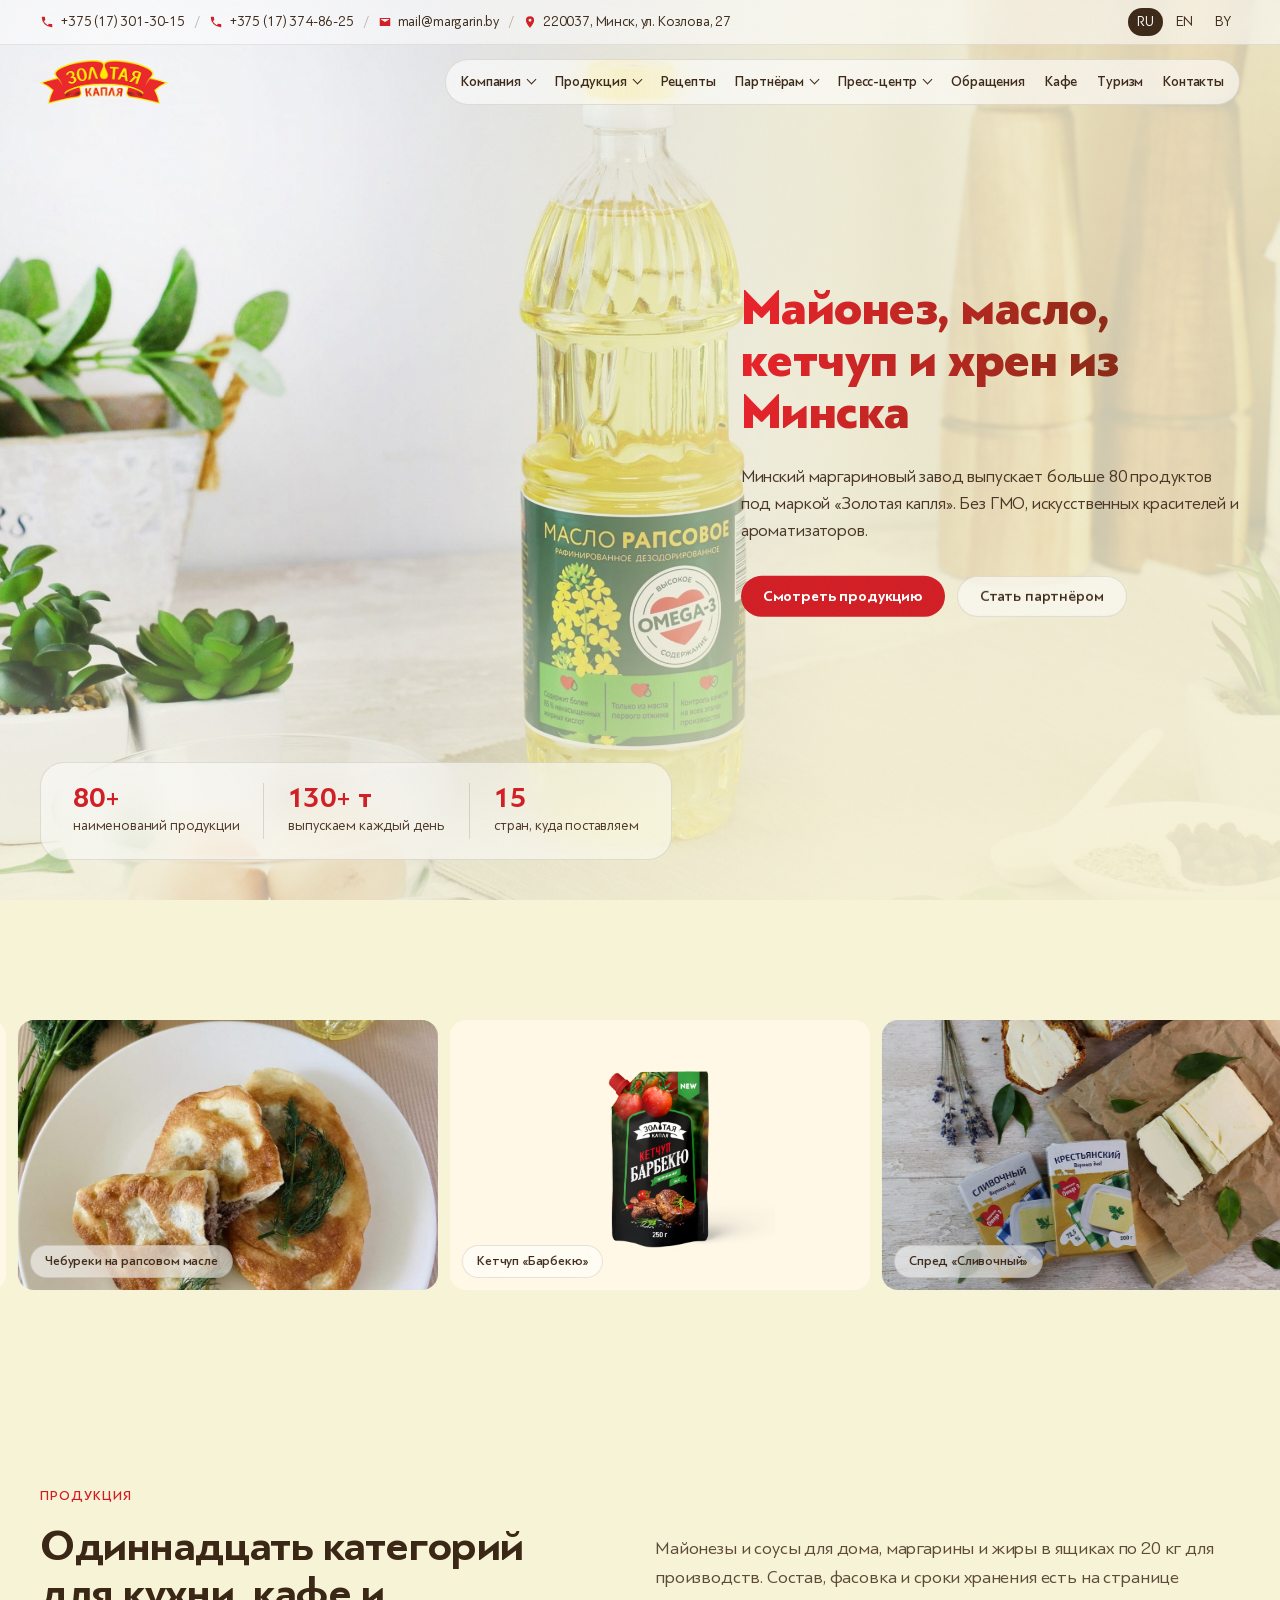
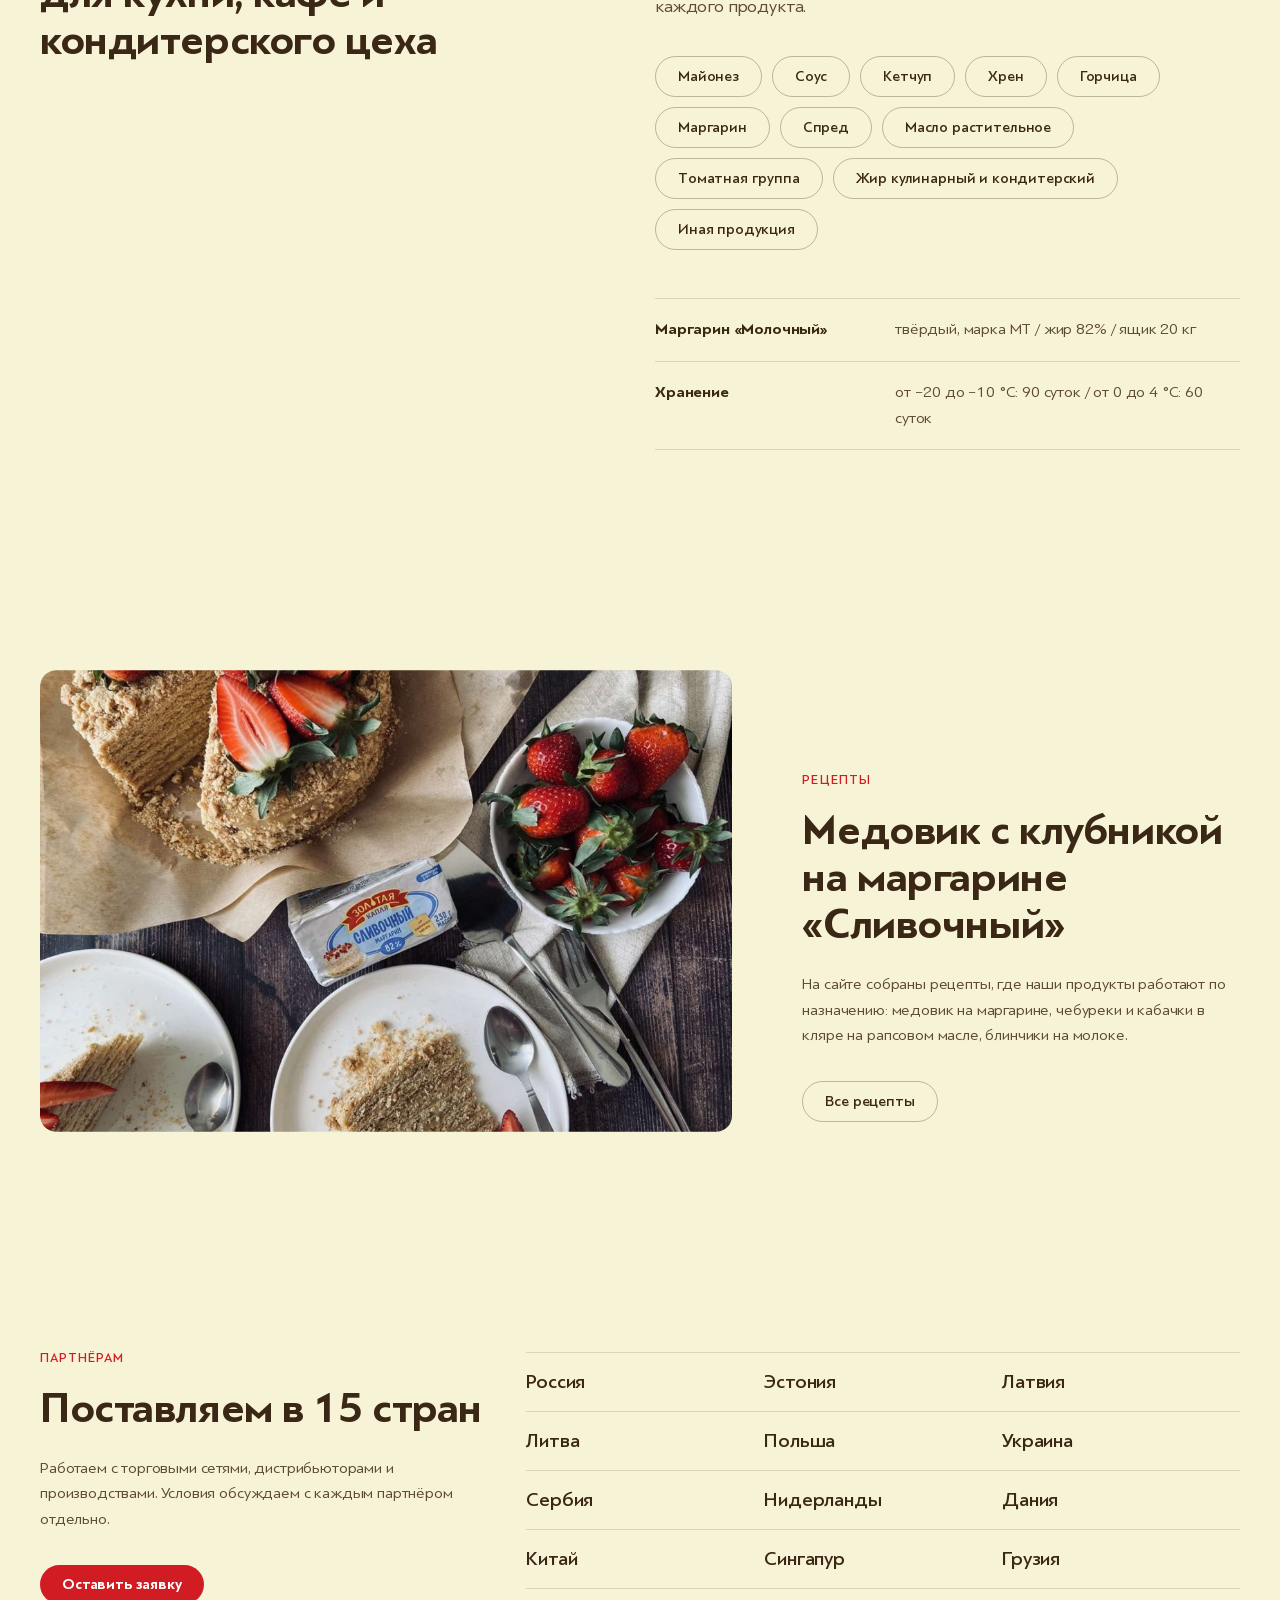
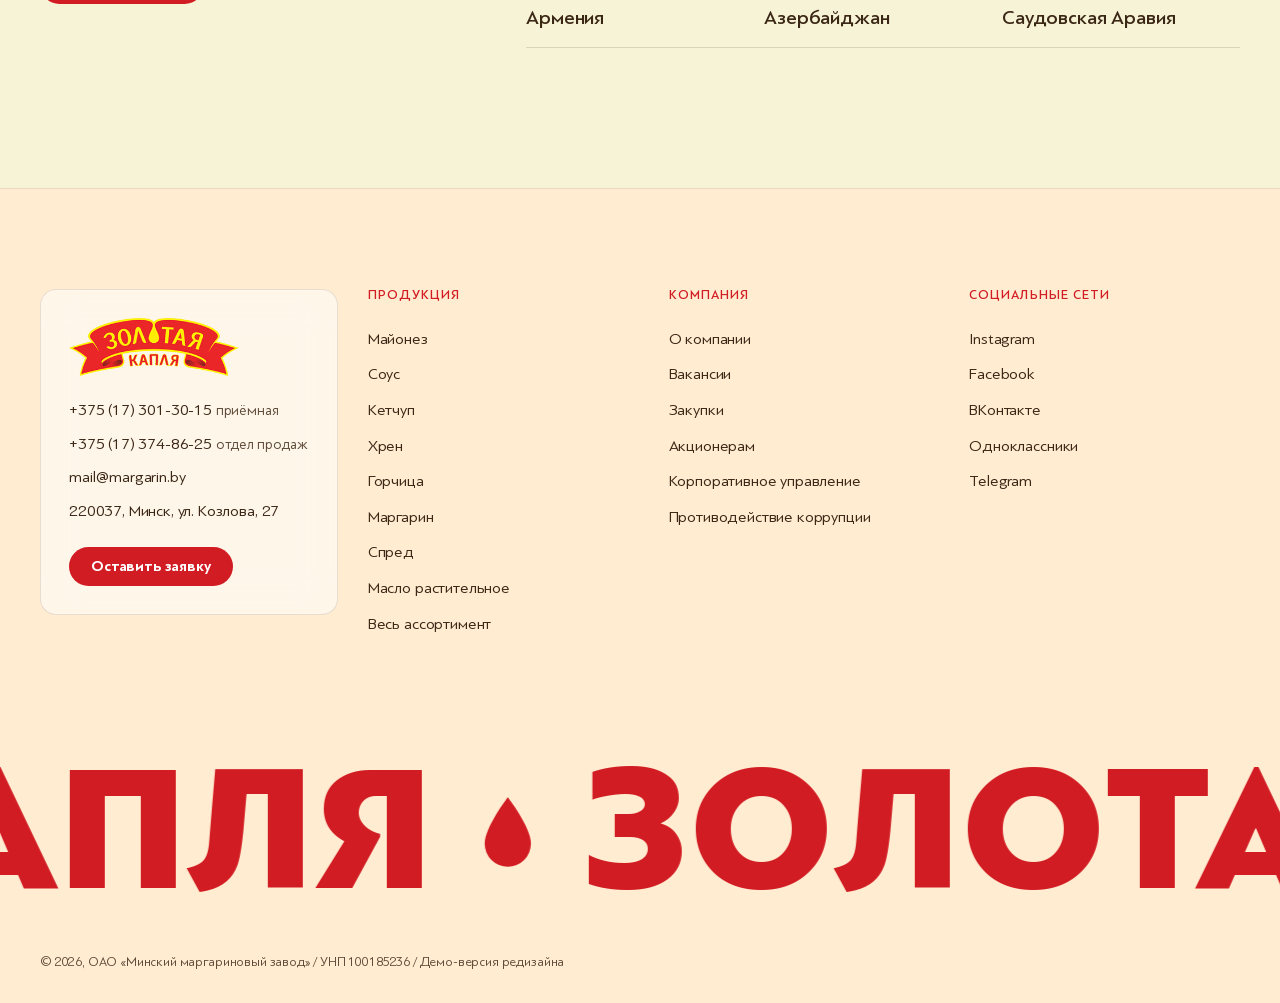
<file: index.html>
<!doctype html><html lang="ru"><head><meta charset="utf-8"><meta name="viewport" content="width=device-width,initial-scale=1">
<title>Золотая капля / Минский маргариновый завод</title>

<link rel="stylesheet" href="style.css"></head><body>
<div class="grain" aria-hidden="true"></div>
<header class="top">
 <div class="util"><div class="util-in">
  <a href="tel:+375173013015"><svg viewBox="0 0 24 24" aria-hidden="true"><path d="M6.6 10.8a15.1 15.1 0 0 0 6.6 6.6l2.2-2.2c.3-.3.7-.4 1-.2 1.1.4 2.3.6 3.6.6.6 0 1 .4 1 1V20c0 .6-.4 1-1 1A17 17 0 0 1 3 4c0-.6.4-1 1-1h3.5c.6 0 1 .4 1 1 0 1.3.2 2.5.6 3.6.1.3 0 .7-.2 1z"/></svg>+375 (17) 301-30-15 <em>приёмная</em></a><i>/</i>
  <a href="tel:+375173748625"><svg viewBox="0 0 24 24" aria-hidden="true"><path d="M6.6 10.8a15.1 15.1 0 0 0 6.6 6.6l2.2-2.2c.3-.3.7-.4 1-.2 1.1.4 2.3.6 3.6.6.6 0 1 .4 1 1V20c0 .6-.4 1-1 1A17 17 0 0 1 3 4c0-.6.4-1 1-1h3.5c.6 0 1 .4 1 1 0 1.3.2 2.5.6 3.6.1.3 0 .7-.2 1z"/></svg>+375 (17) 374-86-25 <em>отдел продаж</em></a><i>/</i>
  <a href="mailto:mail@margarin.by"><svg viewBox="0 0 24 24" aria-hidden="true"><path d="M3 5h18v14H3zm2 2v.5l7 4.5 7-4.5V7z"/></svg>mail@margarin.by</a><i>/</i>
  <a href="contacts.html"><svg viewBox="0 0 24 24" aria-hidden="true"><path d="M12 2a7 7 0 0 0-7 7c0 5 7 13 7 13s7-8 7-13a7 7 0 0 0-7-7zm0 9.5A2.5 2.5 0 1 1 12 6.5a2.5 2.5 0 0 1 0 5z"/></svg>220037, Минск, ул. Козлова, 27</a>
  <span class="lang"><a href="index.html" aria-current="true">RU</a><a href="https://margarin.by/en/">EN</a><a href="https://margarin.by/by/">BY</a></span>
 </div></div>
 <div class="bar">
  <a href="index.html" class="logo"><img src="assets/logo.png" alt="Золотая капля"></a>
  <nav class="menu" id="menu" aria-label="Главное меню"><ul><li class="has-sub"><a href="about.html">Компания</a><ul class="msub"><li><a href="about.html">О компании</a></li><li><a href="https://margarin.by/vacancies/">Вакансии</a></li><li><a href="https://margarin.by/korporativnoe-upravlenie/struktura-korporativnogo-upravleniya-oao-minskij-margarinovyj-zavod/">Корпоративное управление: структура</a></li><li><a href="https://margarin.by/korporativnoe-upravlenie/korporativnyj-sekretar-oao-minskij-margarinovyj-zavod/">Корпоративный секретарь</a></li><li><a href="https://margarin.by/dokumenty-po-korporativnomu-upravleniyu/">Документы по корпоративному управлению</a></li><li><a href="https://margarin.by/protivodejstvie-korrupczii/">Противодействие коррупции</a></li><li><a href="https://margarin.by/politika/">Политика</a></li><li><a href="https://margarin.by/kachestvo-okazaniya-uslug/">Качество оказания услуг</a></li></ul></li><li class="has-sub"><a href="catalog.html">Продукция</a><ul class="msub"><li><a href="majonez.html">Майонез</a></li><li><a href="https://margarin.by/product/sous/">Соус</a></li><li><a href="https://margarin.by/product/ketchup/">Кетчуп</a></li><li><a href="https://margarin.by/product/hren/">Хрен</a></li><li><a href="https://margarin.by/product/gorchicza/">Горчица</a></li><li><a href="https://margarin.by/product/margarin/">Маргарин</a></li><li><a href="https://margarin.by/product/spred/">Спред</a></li><li><a href="https://margarin.by/product/maslo-rastitelnoe/">Масло растительное</a></li><li><a href="https://margarin.by/product/zhir-kulinarnyj-i-konditerskij/">Жир кулинарный и кондитерский</a></li><li><a href="https://margarin.by/product/inaya-produkcziya/">Иная продукция</a></li><li><a href="https://margarin.by/product/tomatnaya-gruppa/">Томатная группа</a></li><li><a href="https://margarin.by/product/gastronomicheskie-sousy/">Гастрономические соусы</a></li><li><a href="catalog.html">Весь ассортимент</a></li></ul></li><li><a href="recipes.html">Рецепты</a></li><li class="has-sub"><a href="partners.html">Партнёрам</a><ul class="msub"><li><a href="partners.html">Партнёрам</a></li><li><a href="https://margarin.by/partners/zakupki/">Закупки</a></li></ul></li><li class="has-sub"><a href="https://margarin.by/press-centr/news/">Пресс-центр</a><ul class="msub"><li><a href="https://margarin.by/press-centr/news/">Новости</a></li><li><a href="https://margarin.by/press-centr/dlya-akczionerov/o-sobraniyah-akczionerov/">Акционерам: о собраниях</a></li><li><a href="https://margarin.by/press-centr/dlya-akczionerov/o-sobraniyah-akczionerov/raskrytie-informaczii/">Раскрытие информации</a></li><li><a href="https://margarin.by/press-centr/dlya-akczionerov/o-vyplate-dividendov-za-2021-god/">О выплате дивидендов за 2024 год</a></li><li><a href="https://margarin.by/press-centr/dlya-akczionerov/o-sobraniyah-akczionerov/o-sovershennyh-krupnyh-sdelkah/">О совершённых крупных сделках</a></li></ul></li><li><a href="https://margarin.by/obrashheniya/">Обращения</a></li><li><a href="https://margarin.by/kafe/">Кафе</a></li><li><a href="https://margarin.by/turizm/">Туризм</a></li><li><a href="contacts.html">Контакты</a></li></ul></nav>
  <a class="call pill" href="tel:+375173748625" aria-label="Позвонить в отдел продаж">Позвонить</a>
  <button class="burger pill glass" aria-label="Меню" aria-controls="menu" aria-expanded="false">Меню</button>
 </div>
</header>

<section class="hero">
  <img class="hero-bg" src="assets/hero.jpg" alt="Масло рапсовое «Золотая капля» на кухонном столе">
  <div class="hero-shade"></div>
  <div class="hero-col">
    <h1 class="grad">Майонез, масло, кетчуп и хрен из Минска</h1>
    <p>Минский маргариновый завод выпускает больше 80 продуктов под маркой «Золотая капля». Без ГМО, искусственных красителей и ароматизаторов.</p>
    <div class="btns"><a class="pill solid" href="catalog.html">Смотреть продукцию</a><a class="pill glass" href="partners.html">Стать партнёром</a></div>
  </div>
  <ul class="hero-facts glass">
    <li><b>80+</b><span>наименований продукции</span></li>
    <li><b>130+ т</b><span>выпускаем каждый день</span></li>
    <li><b>15</b><span>стран, куда поставляем</span></li>
  </ul>
</section>

<section class="tape" aria-label="Продукция и блюда">
  <div class="track" id="track">
    <figure><img src="assets/medovik.jpg" alt=""><figcaption class="pill glass">Медовик на маргарине «Сливочный»</figcaption></figure>
    <figure class="pack"><img src="assets/pack-oil.png" alt=""><figcaption class="pill glass">Масло рапсовое с прованскими травами</figcaption></figure>
    <figure><img src="assets/ketchupy.jpg" alt=""><figcaption class="pill glass">Кетчупы</figcaption></figure>
    <figure class="pack"><img src="assets/pack-pink.png" alt=""><figcaption class="pill glass">Розовый майонез</figcaption></figure>
    <figure><img src="assets/cheburek.jpg" alt=""><figcaption class="pill glass">Чебуреки на рапсовом масле</figcaption></figure>
    <figure class="pack"><img src="assets/pack-bbq.png" alt=""><figcaption class="pill glass">Кетчуп «Барбекю»</figcaption></figure>
    <figure><img src="assets/spred.jpg" alt=""><figcaption class="pill glass">Спред «Сливочный»</figcaption></figure>
    <figure class="pack"><img src="assets/pack-vegan.png" alt=""><figcaption class="pill glass">Соус «Веган»</figcaption></figure>
    <figure><img src="assets/provansal.jpg" alt=""><figcaption class="pill glass">Майонез «Провансаль»</figcaption></figure>
    <figure class="pack"><img src="assets/pack-burger.png" alt=""><figcaption class="pill glass">Соус «Бургер»</figcaption></figure>
  </div>
</section>

<section class="split" id="products">
  <div class="wrap">
    <div class="split-l"><p class="kick">Продукция</p><h2>Одиннадцать категорий для кухни, кафе и кондитерского цеха</h2></div>
    <div class="split-r">
      <p class="lead">Майонезы и соусы для дома, маргарины и жиры в ящиках по 20 кг для производств. Состав, фасовка и сроки хранения есть на странице каждого продукта.</p>
      <ul class="chips">
        <li><a class="pill line" href="majonez.html">Майонез</a></li><li><a class="pill line" href="catalog.html">Соус</a></li><li><a class="pill line" href="catalog.html">Кетчуп</a></li><li><a class="pill line" href="catalog.html">Хрен</a></li><li><a class="pill line" href="catalog.html">Горчица</a></li><li><a class="pill line" href="catalog.html">Маргарин</a></li><li><a class="pill line" href="catalog.html">Спред</a></li><li><a class="pill line" href="catalog.html">Масло растительное</a></li><li><a class="pill line" href="catalog.html">Томатная группа</a></li><li><a class="pill line" href="catalog.html">Жир кулинарный и кондитерский</a></li><li><a class="pill line" href="catalog.html">Иная продукция</a></li>
      </ul>
      <dl class="spec">
        <div><dt>Маргарин «Молочный»</dt><dd>твёрдый, марка МТ / жир 82% / ящик 20 кг</dd></div>
        <div><dt>Хранение</dt><dd>от −20 до −10 °C: 90 суток / от 0 до 4 °C: 60 суток</dd></div>
      </dl>
    </div>
  </div>
</section>

<section class="recipe" id="recipes">
  <div class="wrap">
    <figure class="recipe-ph"><img src="assets/medovik.jpg" alt="Медовик с клубникой"></figure>
    <div class="recipe-tx">
      <p class="kick">Рецепты</p>
      <h2>Медовик с клубникой на маргарине «Сливочный»</h2>
      <p>На сайте собраны рецепты, где наши продукты работают по назначению: медовик на маргарине, чебуреки и кабачки в кляре на рапсовом масле, блинчики на молоке.</p>
      <a class="pill line" href="recipes.html">Все рецепты</a>
    </div>
  </div>
</section>

<section class="partners" id="partners">
  <div class="wrap">
    <div class="p-l"><p class="kick">Партнёрам</p><h2>Поставляем в 15 стран</h2><p>Работаем с торговыми сетями, дистрибьюторами и производствами. Условия обсуждаем с каждым партнёром отдельно.</p>
      <a class="pill solid" href="partners.html#form">Оставить заявку</a></div>
    <ul class="countries"><li>Россия</li><li>Эстония</li><li>Латвия</li><li>Литва</li><li>Польша</li><li>Украина</li><li>Сербия</li><li>Нидерланды</li><li>Дания</li><li>Китай</li><li>Сингапур</li><li>Грузия</li><li>Армения</li><li>Азербайджан</li><li>Саудовская Аравия</li></ul>
  </div>
</section>

<footer class="foot" id="contacts">
 <div class="wrap fgrid">
  <div class="fcard glass"><img src="assets/logo.png" alt="Золотая капля" width="170">
   <a href="tel:+375173013015">+375 (17) 301-30-15 <em>приёмная</em></a><a href="tel:+375173748625">+375 (17) 374-86-25 <em>отдел продаж</em></a><a href="mailto:mail@margarin.by">mail@margarin.by</a><span>220037, Минск, ул. Козлова, 27</span>
   <a class="pill solid" href="partners.html#form">Оставить заявку</a></div>
  <div class="fcol"><p class="kick">Продукция</p><ul><li><a href="majonez.html">Майонез</a></li><li><a href="https://margarin.by/product/sous/">Соус</a></li><li><a href="https://margarin.by/product/ketchup/">Кетчуп</a></li><li><a href="https://margarin.by/product/hren/">Хрен</a></li><li><a href="https://margarin.by/product/gorchicza/">Горчица</a></li><li><a href="https://margarin.by/product/margarin/">Маргарин</a></li><li><a href="https://margarin.by/product/spred/">Спред</a></li><li><a href="https://margarin.by/product/maslo-rastitelnoe/">Масло растительное</a></li><li><a href="catalog.html">Весь ассортимент</a></li></ul></div><div class="fcol"><p class="kick">Компания</p><ul><li><a href="about.html">О компании</a></li><li><a href="https://margarin.by/vacancies/">Вакансии</a></li><li><a href="https://margarin.by/partners/zakupki/">Закупки</a></li><li><a href="https://margarin.by/press-centr/dlya-akczionerov/o-sobraniyah-akczionerov/">Акционерам</a></li><li><a href="https://margarin.by/korporativnoe-upravlenie/struktura-korporativnogo-upravleniya-oao-minskij-margarinovyj-zavod/">Корпоративное управление</a></li><li><a href="https://margarin.by/protivodejstvie-korrupczii/">Противодействие коррупции</a></li></ul></div><div class="fcol"><p class="kick">Социальные сети</p><ul><li><a href="https://www.instagram.com/zolotaya.kaplya/" target=_blank rel=noopener>Instagram</a></li><li><a href="https://www.facebook.com/Золотая-капля-111046814031372/" target=_blank rel=noopener>Facebook</a></li><li><a href="https://vk.com/club196936487" target=_blank rel=noopener>ВКонтакте</a></li><li><a href="https://ok.ru/group/63761219059759" target=_blank rel=noopener>Одноклассники</a></li><li><a href="https://t.me/zolotayakaplya/" target=_blank rel=noopener>Telegram</a></li></ul></div>
 </div>
 <div class="caps" aria-hidden="true"><div class="caps-track" id="capsTrack"><div class="caps-set"><span class="cw">ЗОЛОТАЯ КАПЛЯ</span><svg class="cdrop" viewBox="0 0 24 32" aria-hidden="true"><path d="M12 1C12 1 2 14 2 21a10 10 0 0 0 20 0C22 14 12 1 12 1z"/></svg><span class="cw">ЗОЛОТАЯ КАПЛЯ</span><svg class="cdrop" viewBox="0 0 24 32" aria-hidden="true"><path d="M12 1C12 1 2 14 2 21a10 10 0 0 0 20 0C22 14 12 1 12 1z"/></svg><span class="cw">ЗОЛОТАЯ КАПЛЯ</span><svg class="cdrop" viewBox="0 0 24 32" aria-hidden="true"><path d="M12 1C12 1 2 14 2 21a10 10 0 0 0 20 0C22 14 12 1 12 1z"/></svg></div></div></div>
 <div class="wrap legal">© 2026, ОАО «Минский маргариновый завод» / УНП 100185236 / Демо-версия редизайна</div>
</footer>
<script src="main.js"></script></body></html>
</file>
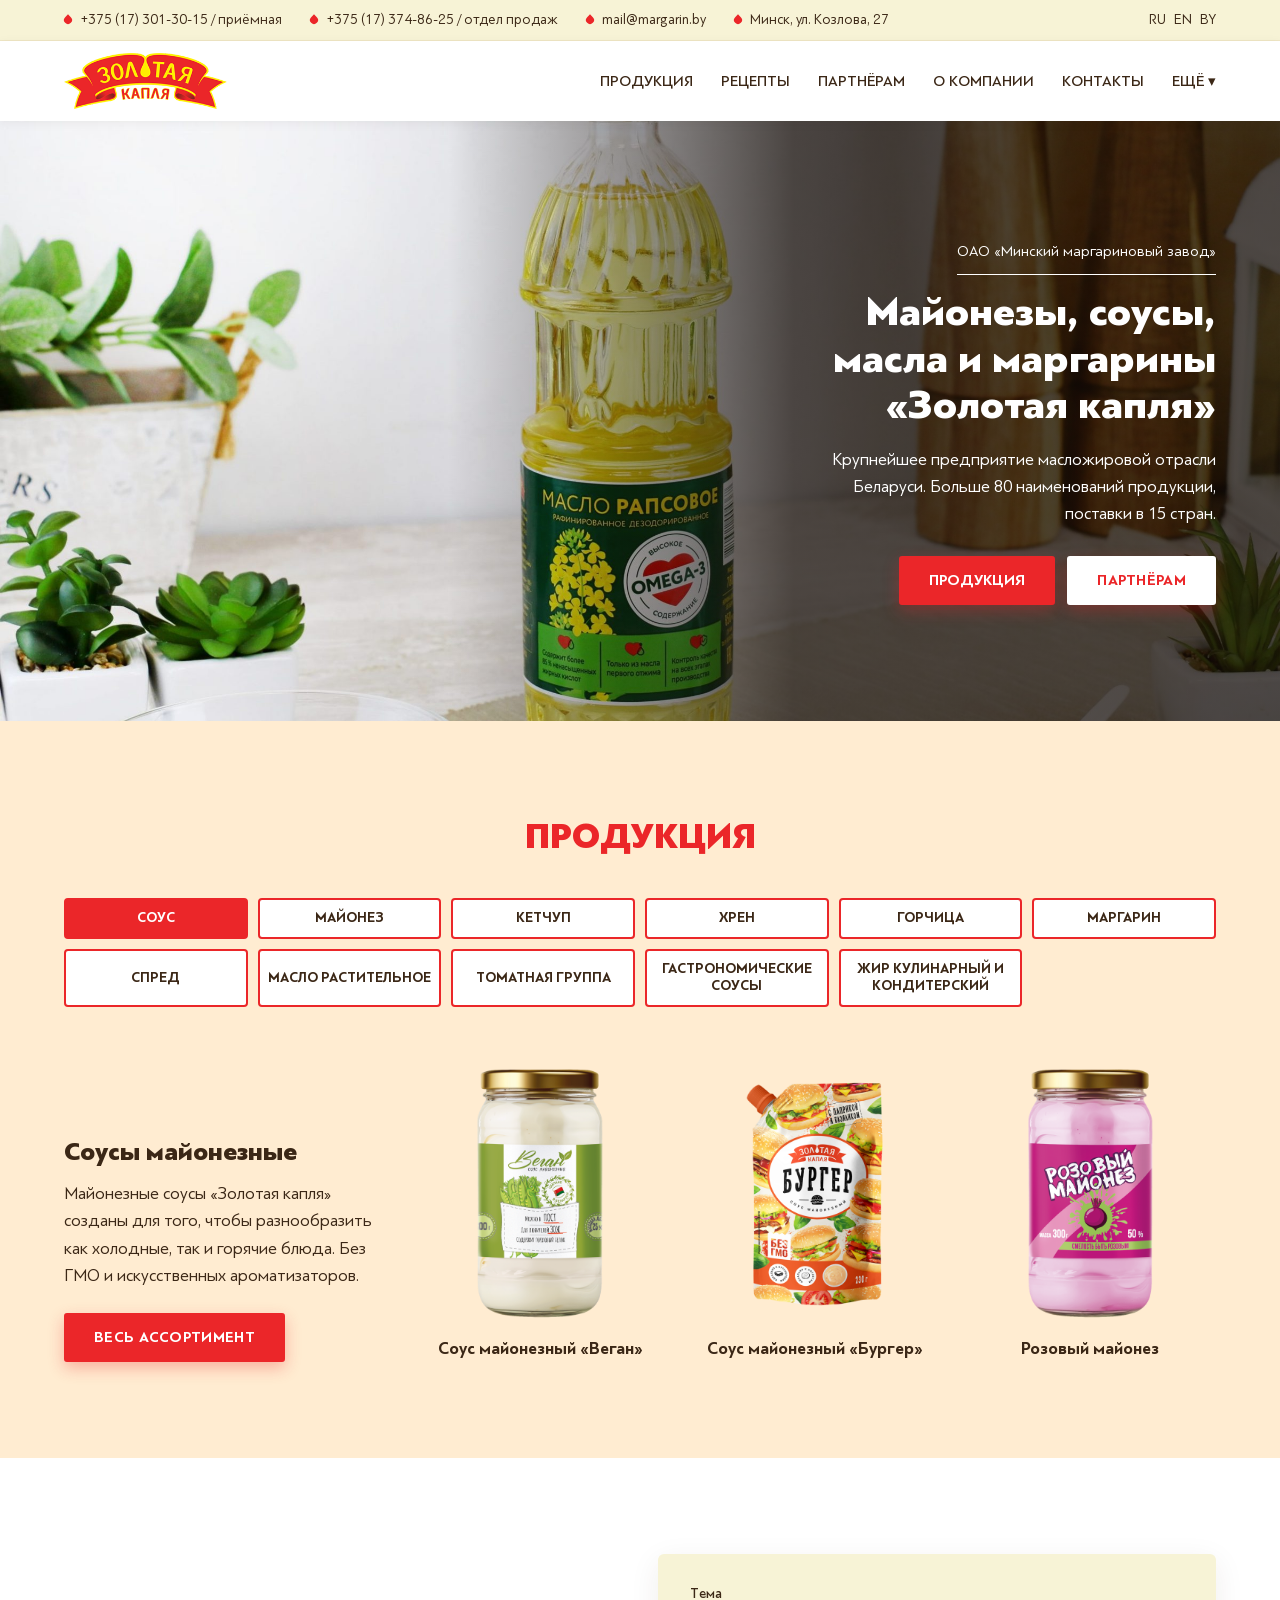
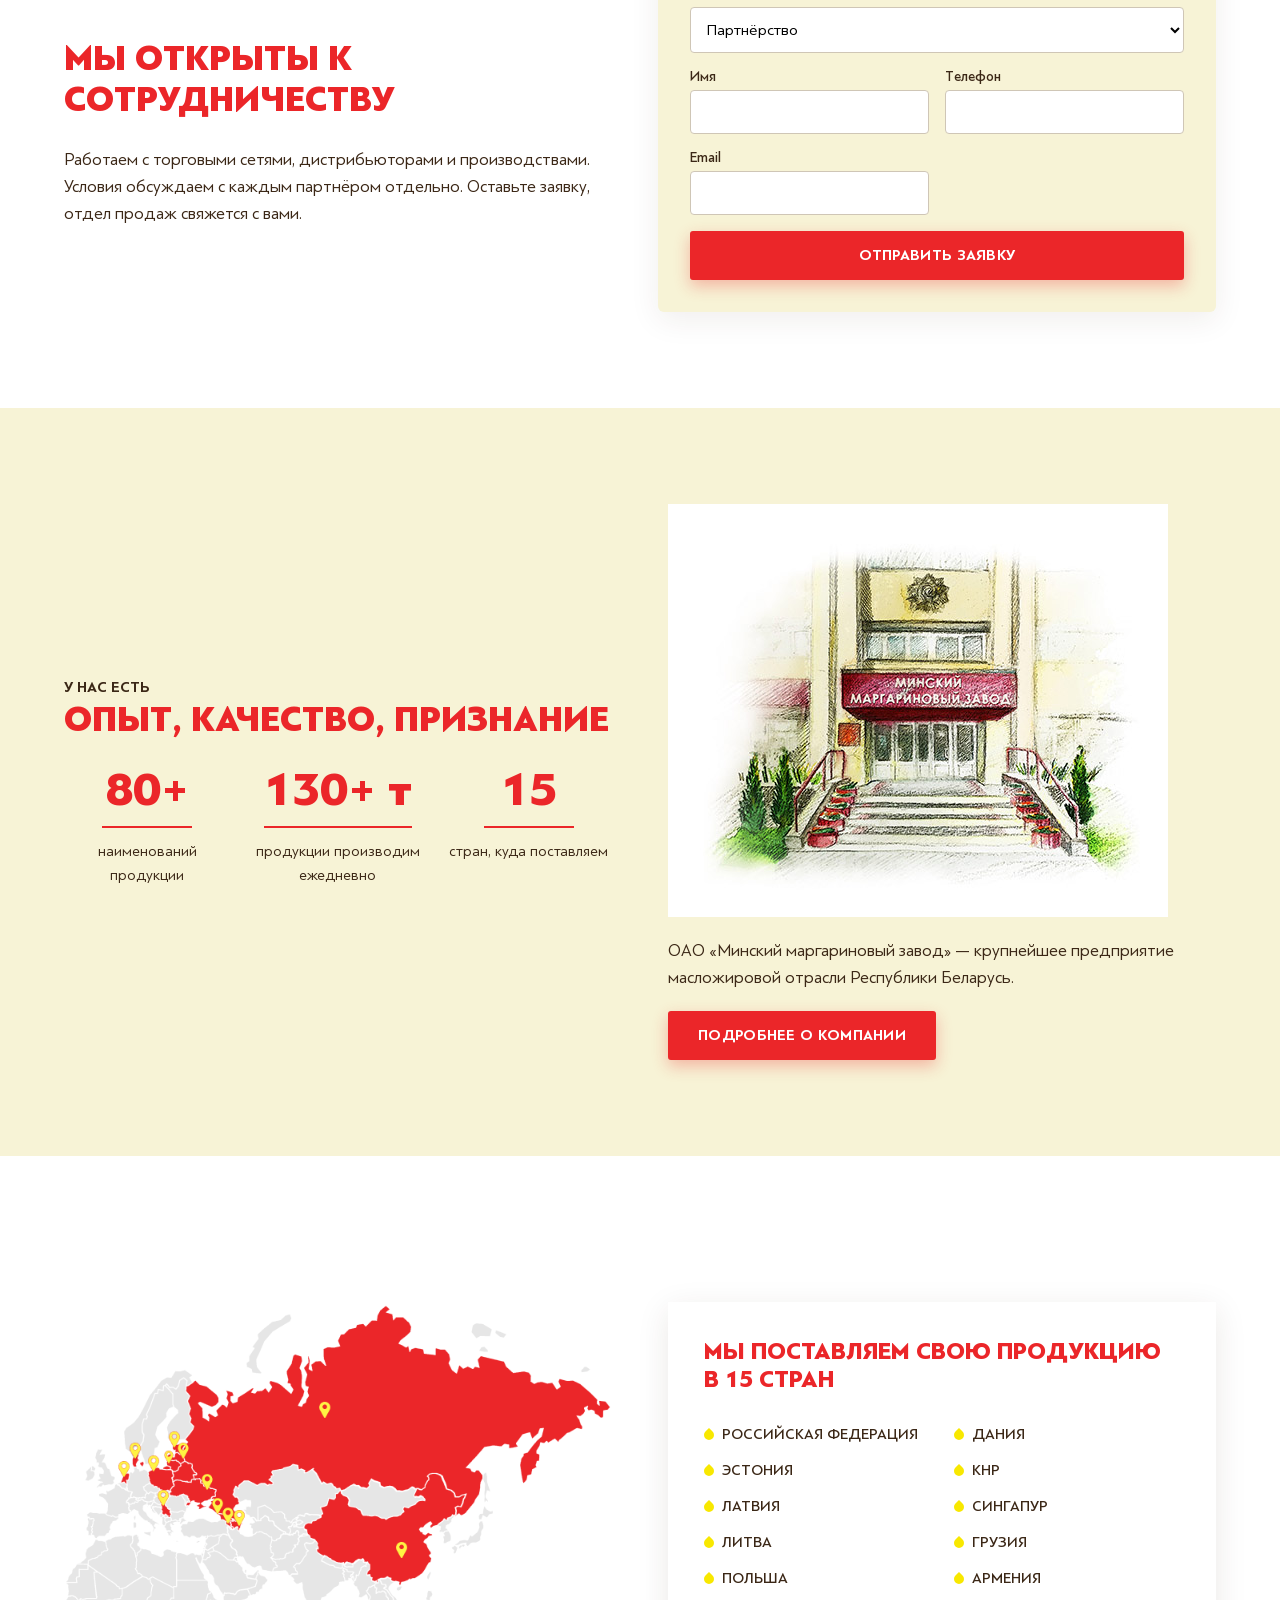
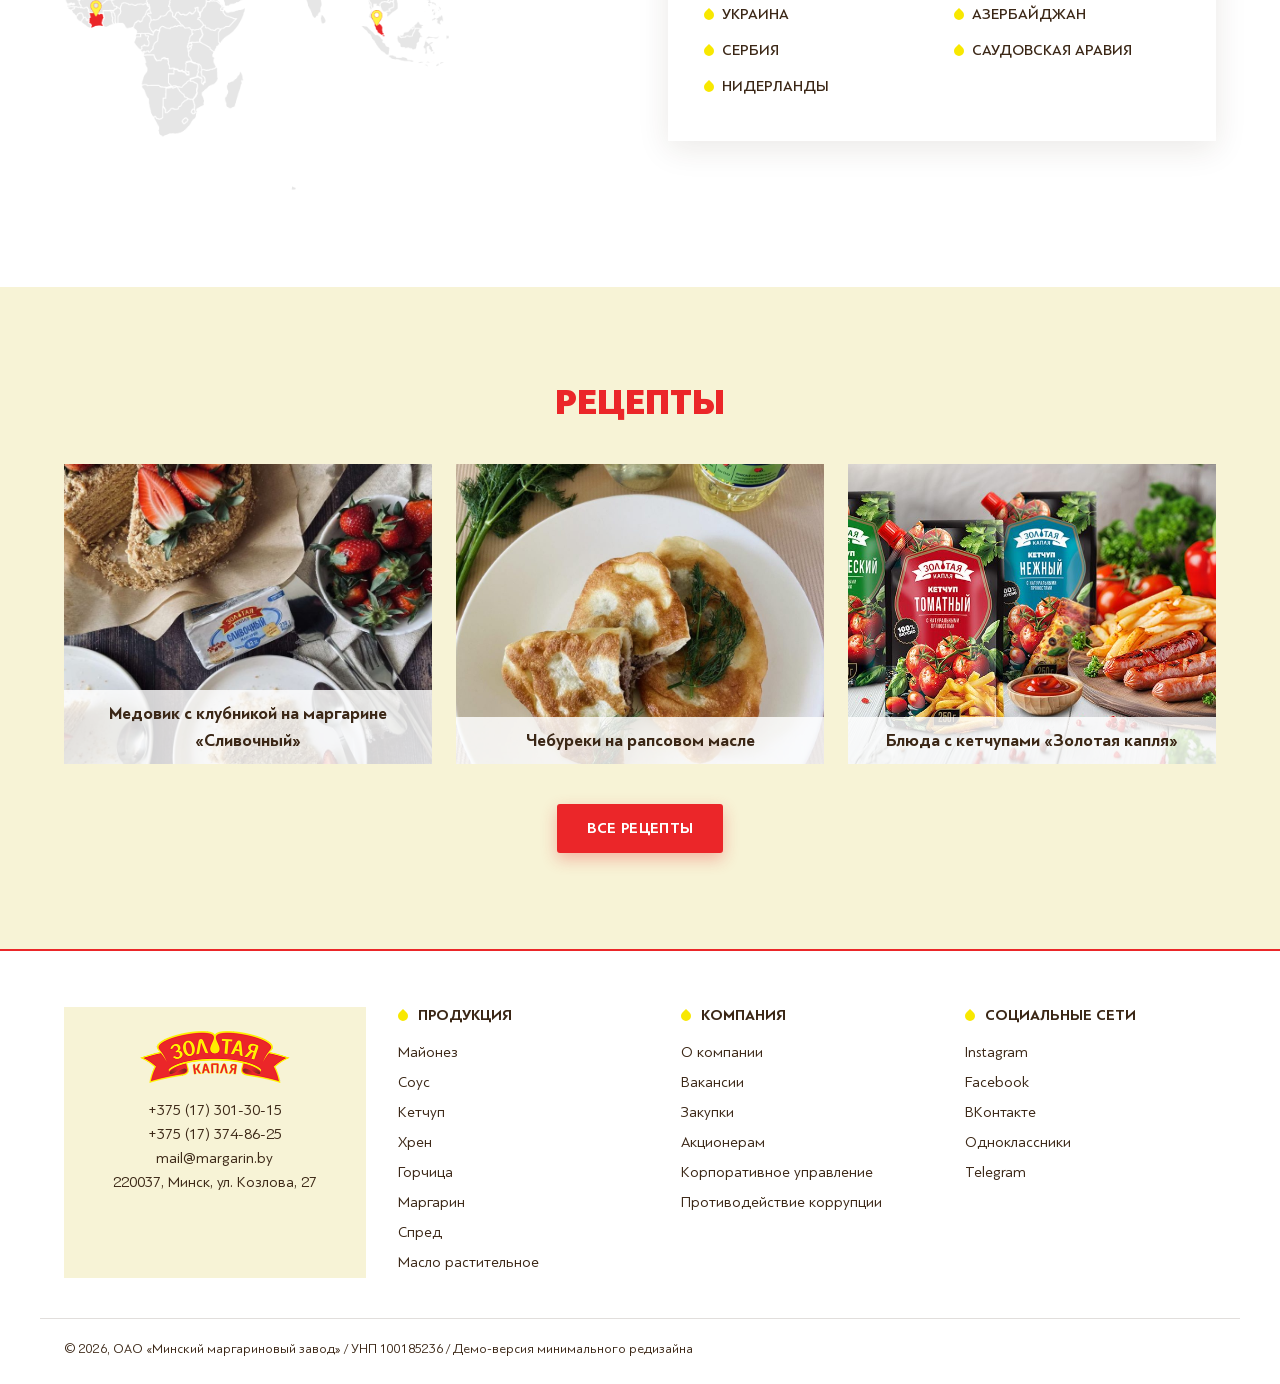
<file: minimal/index.html>
<!doctype html><html lang="ru"><head><meta charset="utf-8"><meta name="viewport" content="width=device-width,initial-scale=1">
<title>Минский маргариновый завод / Золотая капля</title><link rel="stylesheet" href="style.css"></head><body>
<div class="topbar"><div class="container tb">
  <a href="tel:+375173013015">+375 (17) 301-30-15 / приёмная</a><a href="tel:+375173748625">+375 (17) 374-86-25 / отдел продаж</a><a href="mailto:mail@margarin.by">mail@margarin.by</a><span>Минск, ул. Козлова, 27</span>
  <span class="lang"><a href="#">RU</a><a href="#">EN</a><a href="#">BY</a></span></div></div>
<header class="head"><div class="container hd">
  <a href="#" class="logo"><img src="../assets/logo.png" alt="Золотая капля"></a>
  <button class="burger" aria-expanded="false" aria-controls="nav">Меню</button>
  <nav id="nav" class="nav">
    <a href="#products">Продукция</a><a href="#recipes">Рецепты</a><a href="#partners">Партнёрам</a><a href="#about">О компании</a><a href="#contacts">Контакты</a>
    <div class="more"><button aria-expanded="false">Ещё</button><div class="drop">
      <a href="https://margarin.by/press-centr/news/">Новости</a><a href="https://margarin.by/vacancies/">Вакансии</a><a href="https://margarin.by/partners/zakupki/">Закупки</a><a href="https://margarin.by/press-centr/dlya-akczionerov/o-sobraniyah-akczionerov/">Акционерам</a><a href="https://margarin.by/korporativnoe-upravlenie/struktura-korporativnogo-upravleniya-oao-minskij-margarinovyj-zavod/">Корпоративное управление</a><a href="https://margarin.by/obrashheniya/">Обращения</a><a href="https://margarin.by/kafe/">Кафе</a><a href="https://margarin.by/turizm/">Туризм</a></div></div>
  </nav></div></header>

<section class="hero"><img src="../assets/hero.jpg" alt="Масло рапсовое «Золотая капля»">
  <div class="container"><div class="hero-tx">
    <p class="small">ОАО «Минский маргариновый завод»</p>
    <h1>Майонезы, соусы, масла и маргарины «Золотая капля»</h1>
    <p>Крупнейшее предприятие масложировой отрасли Беларуси. Больше 80 наименований продукции, поставки в 15 стран.</p>
    <div class="btns"><a class="btn" href="#products">Продукция</a><a class="btn ghost" href="#partners">Партнёрам</a></div>
  </div></div></section>

<section class="cats" id="products"><div class="container">
  <h2 class="title">Продукция</h2>
  <div class="cat-grid">
    <a class="on" href="https://margarin.by/product/sous/">Соус</a><a href="https://margarin.by/product/majonez/">Майонез</a><a href="https://margarin.by/product/ketchup/">Кетчуп</a><a href="https://margarin.by/product/hren/">Хрен</a><a href="https://margarin.by/product/gorchicza/">Горчица</a><a href="https://margarin.by/product/margarin/">Маргарин</a><a href="https://margarin.by/product/spred/">Спред</a><a href="https://margarin.by/product/maslo-rastitelnoe/">Масло растительное</a><a href="https://margarin.by/product/tomatnaya-gruppa/">Томатная группа</a><a href="https://margarin.by/product/inaya-produkcziya/">Гастрономические соусы</a><a href="https://margarin.by/product/zhir-kulinarnyj-i-konditerskij/">Жир кулинарный и кондитерский</a>
  </div>
  <div class="feat">
    <div class="feat-tx"><h3>Соусы майонезные</h3><p>Майонезные соусы «Золотая капля» созданы для того, чтобы разнообразить как холодные, так и горячие блюда. Без ГМО и искусственных ароматизаторов.</p><a class="btn" href="https://margarin.by/product/sous/">Весь ассортимент</a></div>
    <figure><img src="../assets/pack-vegan.png" alt=""><figcaption>Соус майонезный «Веган»</figcaption></figure>
    <figure><img src="../assets/pack-burger.png" alt=""><figcaption>Соус майонезный «Бургер»</figcaption></figure>
    <figure><img src="../assets/pack-pink.png" alt=""><figcaption>Розовый майонез</figcaption></figure>
  </div></div></section>

<section class="partner-cta" id="partners"><div class="container pc">
  <div><h2 class="title left">Мы открыты к сотрудничеству</h2><p>Работаем с торговыми сетями, дистрибьюторами и производствами. Условия обсуждаем с каждым партнёром отдельно. Оставьте заявку, отдел продаж свяжется с вами.</p></div>
  <form class="form" onsubmit="event.preventDefault();this.querySelector('.note').hidden=false">
    <label>Тема<select><option>Партнёрство</option><option>Прайс</option><option>Экспорт</option><option>Другое</option></select></label>
    <label>Имя<input required></label><label>Телефон<input type="tel" required></label><label>Email<input type="email"></label>
    <button class="btn">Отправить заявку</button><p class="note" hidden>Это демо: форма никуда не отправляется.</p>
  </form></div></section>

<section class="about" id="about"><div class="container ab">
  <div><p class="small" style="font-weight:700;text-transform:uppercase">У нас есть</p><h2 class="title left">Опыт, качество, признание</h2>
    <ul class="nums"><li><b>80+</b>наименований продукции</li><li><b>130+ т</b>продукции производим ежедневно</li><li><b>15</b>стран, куда поставляем</li></ul></div>
  <div class="ab-r"><img src="../assets/zavod.jpg" alt="Здание завода, иллюстрация"><p>ОАО «Минский маргариновый завод» — крупнейшее предприятие масложировой отрасли Республики Беларусь.</p><a class="btn" href="https://margarin.by/about/">Подробнее о компании</a></div>
</div></section>

<section class="export"><div class="container ex">
  <img src="../assets/map.png" alt="Карта экспорта">
  <div><h2 class="title left" style="font-size:24px">Мы поставляем свою продукцию в 15 стран</h2><ul class="towns"><li>Российская Федерация</li><li>Эстония</li><li>Латвия</li><li>Литва</li><li>Польша</li><li>Украина</li><li>Сербия</li><li>Нидерланды</li><li>Дания</li><li>КНР</li><li>Сингапур</li><li>Грузия</li><li>Армения</li><li>Азербайджан</li><li>Саудовская Аравия</li></ul></div>
</div></section>

<section class="recipes" id="recipes"><div class="container">
  <h2 class="title">Рецепты</h2>
  <div class="rg">
    <a href="https://margarin.by/recipe/medovik-s-klubnikoj-na-margarine-slivochnyj-tm-zolotaya-kaplya/"><img src="../assets/medovik.jpg" alt=""><span>Медовик с клубникой на маргарине «Сливочный»</span></a>
    <a href="https://margarin.by/recipe/chebureki-na-rapsovom-masle/"><img src="../assets/cheburek.jpg" alt=""><span>Чебуреки на рапсовом масле</span></a>
    <a href="https://margarin.by/recipe/"><img src="../assets/ketchupy.jpg" alt=""><span>Блюда с кетчупами «Золотая капля»</span></a>
  </div><p class="center"><a class="btn" href="https://margarin.by/recipe/">Все рецепты</a></p></div></section>

<footer class="foot" id="contacts"><div class="container ft">
  <div><img src="../assets/logo.png" alt="" width="150"><p><a href="tel:+375173013015">+375 (17) 301-30-15</a><br><a href="tel:+375173748625">+375 (17) 374-86-25</a><br><a href="mailto:mail@margarin.by">mail@margarin.by</a><br>220037, Минск, ул. Козлова, 27</p></div>
  <div><h4>Продукция</h4><a href="#">Майонез</a><a href="#">Соус</a><a href="#">Кетчуп</a><a href="#">Хрен</a><a href="#">Горчица</a><a href="#">Маргарин</a><a href="#">Спред</a><a href="#">Масло растительное</a></div>
  <div><h4>Компания</h4><a href="#">О компании</a><a href="#">Вакансии</a><a href="#">Закупки</a><a href="#">Акционерам</a><a href="#">Корпоративное управление</a><a href="#">Противодействие коррупции</a></div>
  <div><h4>Социальные сети</h4><a href="#">Instagram</a><a href="#">Facebook</a><a href="#">ВКонтакте</a><a href="#">Одноклассники</a><a href="#">Telegram</a></div>
</div><div class="container copy">© 2026, ОАО «Минский маргариновый завод» / УНП 100185236 / Демо-версия минимального редизайна</div></footer>
<script>
const b=document.querySelector('.burger'),n=document.getElementById('nav');b.onclick=()=>{const o=n.classList.toggle('open');b.setAttribute('aria-expanded',o)};
document.querySelectorAll('.nav > a').forEach(a=>a.onclick=()=>{n.classList.remove('open');b.setAttribute('aria-expanded',false)});
const m=document.querySelector('.more button');m.onclick=e=>{e.stopPropagation();const o=m.parentElement.classList.toggle('open');m.setAttribute('aria-expanded',o)};document.onclick=()=>m.parentElement.classList.remove('open');
</script></body></html>
</file>
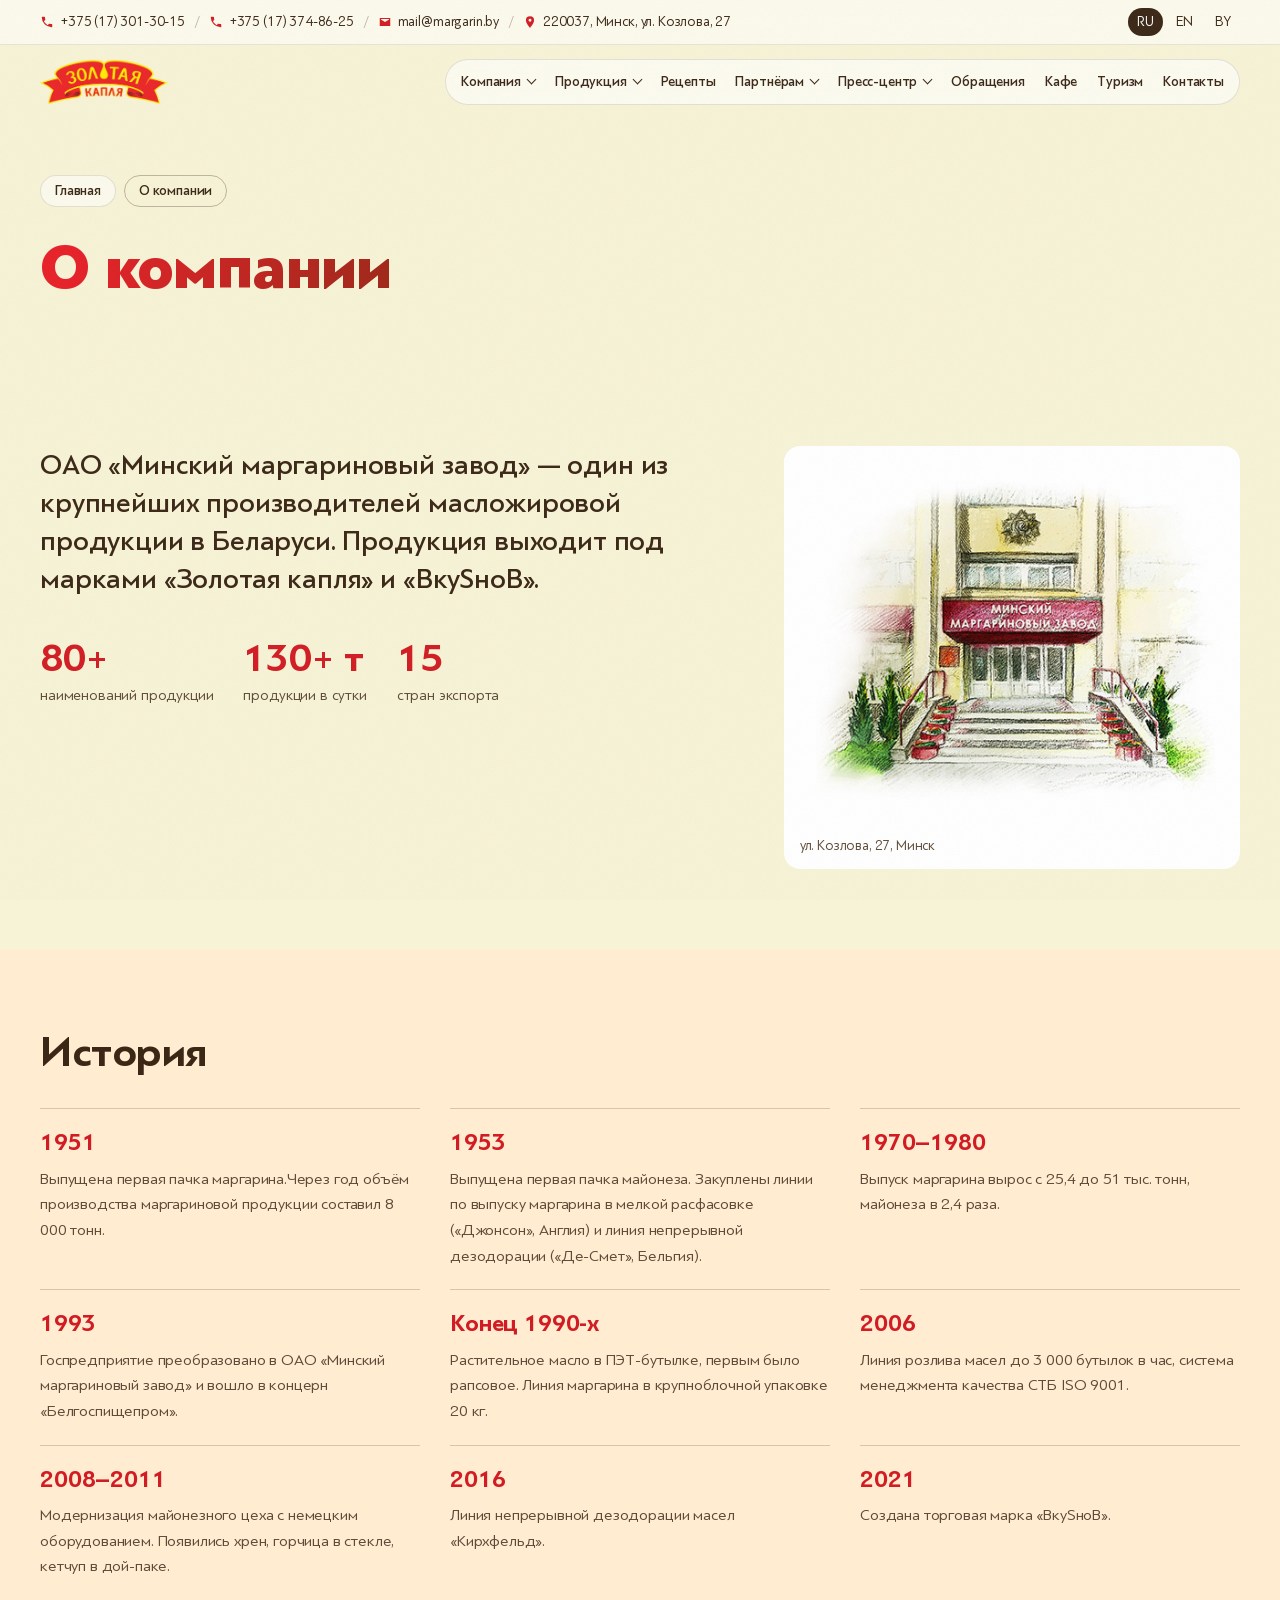
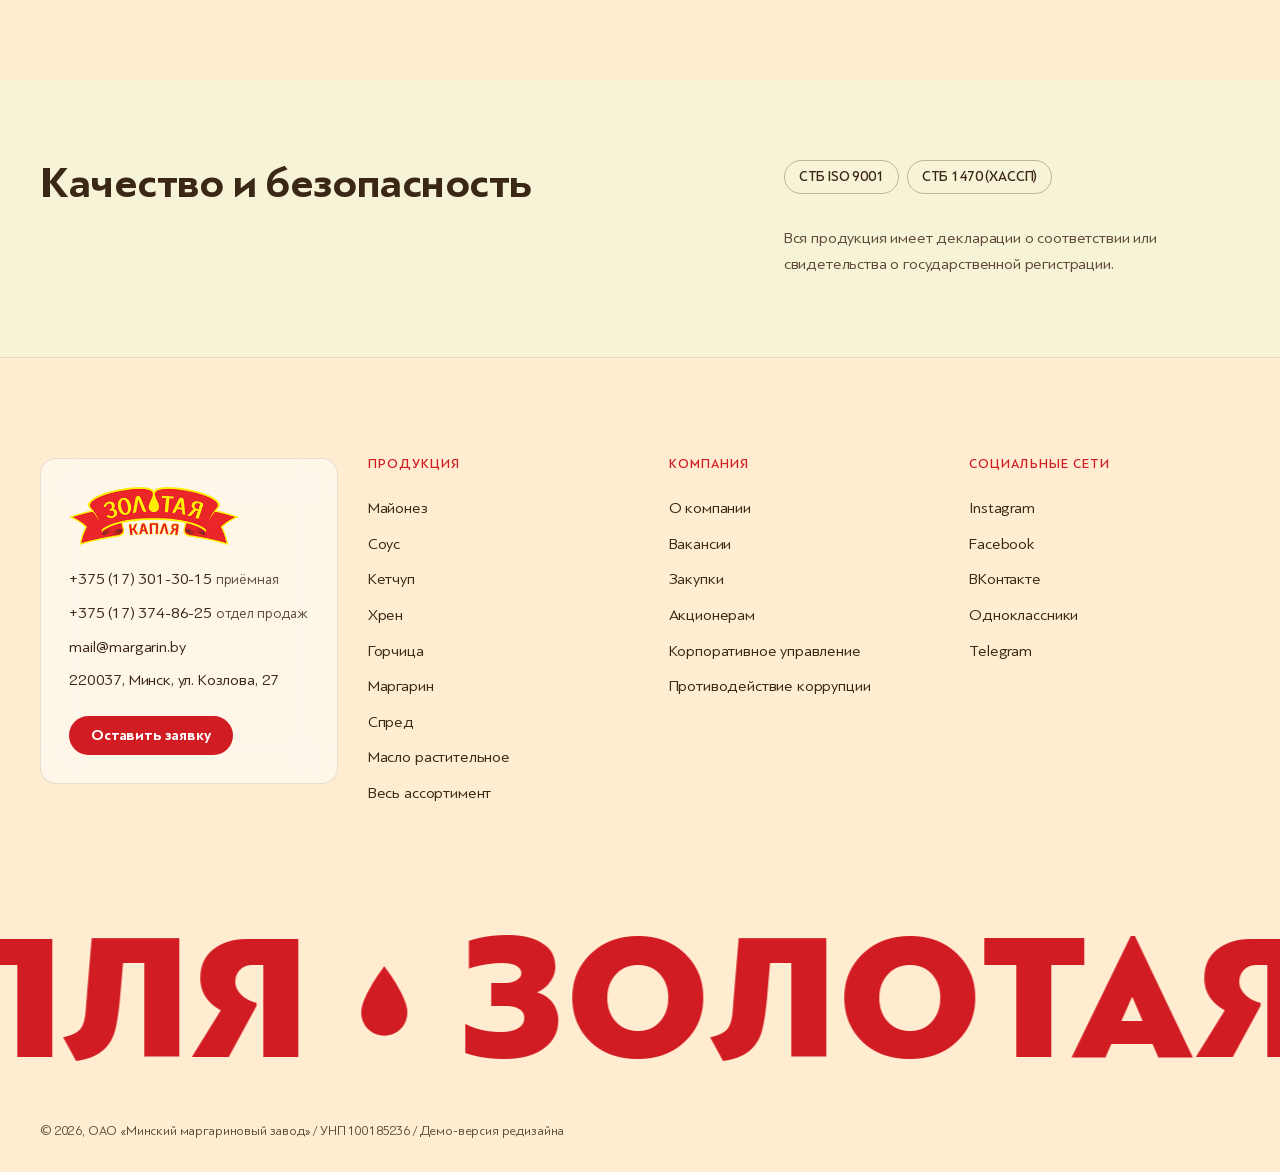
<file: about.html>
<!doctype html><html lang="ru"><head><meta charset="utf-8"><meta name="viewport" content="width=device-width,initial-scale=1">
<title>О компании / Золотая капля</title>

<link rel="stylesheet" href="style.css"></head><body class="inner-page">
<div class="grain" aria-hidden="true"></div>
<header class="top inner">
 <div class="util"><div class="util-in">
  <a href="tel:+375173013015"><svg viewBox="0 0 24 24" aria-hidden="true"><path d="M6.6 10.8a15.1 15.1 0 0 0 6.6 6.6l2.2-2.2c.3-.3.7-.4 1-.2 1.1.4 2.3.6 3.6.6.6 0 1 .4 1 1V20c0 .6-.4 1-1 1A17 17 0 0 1 3 4c0-.6.4-1 1-1h3.5c.6 0 1 .4 1 1 0 1.3.2 2.5.6 3.6.1.3 0 .7-.2 1z"/></svg>+375 (17) 301-30-15 <em>приёмная</em></a><i>/</i>
  <a href="tel:+375173748625"><svg viewBox="0 0 24 24" aria-hidden="true"><path d="M6.6 10.8a15.1 15.1 0 0 0 6.6 6.6l2.2-2.2c.3-.3.7-.4 1-.2 1.1.4 2.3.6 3.6.6.6 0 1 .4 1 1V20c0 .6-.4 1-1 1A17 17 0 0 1 3 4c0-.6.4-1 1-1h3.5c.6 0 1 .4 1 1 0 1.3.2 2.5.6 3.6.1.3 0 .7-.2 1z"/></svg>+375 (17) 374-86-25 <em>отдел продаж</em></a><i>/</i>
  <a href="mailto:mail@margarin.by"><svg viewBox="0 0 24 24" aria-hidden="true"><path d="M3 5h18v14H3zm2 2v.5l7 4.5 7-4.5V7z"/></svg>mail@margarin.by</a><i>/</i>
  <a href="contacts.html"><svg viewBox="0 0 24 24" aria-hidden="true"><path d="M12 2a7 7 0 0 0-7 7c0 5 7 13 7 13s7-8 7-13a7 7 0 0 0-7-7zm0 9.5A2.5 2.5 0 1 1 12 6.5a2.5 2.5 0 0 1 0 5z"/></svg>220037, Минск, ул. Козлова, 27</a>
  <span class="lang"><a href="index.html" aria-current="true">RU</a><a href="https://margarin.by/en/">EN</a><a href="https://margarin.by/by/">BY</a></span>
 </div></div>
 <div class="bar">
  <a href="index.html" class="logo"><img src="assets/logo.png" alt="Золотая капля"></a>
  <nav class="menu" id="menu" aria-label="Главное меню"><ul><li class="has-sub"><a href="about.html">Компания</a><ul class="msub"><li><a href="about.html">О компании</a></li><li><a href="https://margarin.by/vacancies/">Вакансии</a></li><li><a href="https://margarin.by/korporativnoe-upravlenie/struktura-korporativnogo-upravleniya-oao-minskij-margarinovyj-zavod/">Корпоративное управление: структура</a></li><li><a href="https://margarin.by/korporativnoe-upravlenie/korporativnyj-sekretar-oao-minskij-margarinovyj-zavod/">Корпоративный секретарь</a></li><li><a href="https://margarin.by/dokumenty-po-korporativnomu-upravleniyu/">Документы по корпоративному управлению</a></li><li><a href="https://margarin.by/protivodejstvie-korrupczii/">Противодействие коррупции</a></li><li><a href="https://margarin.by/politika/">Политика</a></li><li><a href="https://margarin.by/kachestvo-okazaniya-uslug/">Качество оказания услуг</a></li></ul></li><li class="has-sub"><a href="catalog.html">Продукция</a><ul class="msub"><li><a href="majonez.html">Майонез</a></li><li><a href="https://margarin.by/product/sous/">Соус</a></li><li><a href="https://margarin.by/product/ketchup/">Кетчуп</a></li><li><a href="https://margarin.by/product/hren/">Хрен</a></li><li><a href="https://margarin.by/product/gorchicza/">Горчица</a></li><li><a href="https://margarin.by/product/margarin/">Маргарин</a></li><li><a href="https://margarin.by/product/spred/">Спред</a></li><li><a href="https://margarin.by/product/maslo-rastitelnoe/">Масло растительное</a></li><li><a href="https://margarin.by/product/zhir-kulinarnyj-i-konditerskij/">Жир кулинарный и кондитерский</a></li><li><a href="https://margarin.by/product/inaya-produkcziya/">Иная продукция</a></li><li><a href="https://margarin.by/product/tomatnaya-gruppa/">Томатная группа</a></li><li><a href="https://margarin.by/product/gastronomicheskie-sousy/">Гастрономические соусы</a></li><li><a href="catalog.html">Весь ассортимент</a></li></ul></li><li><a href="recipes.html">Рецепты</a></li><li class="has-sub"><a href="partners.html">Партнёрам</a><ul class="msub"><li><a href="partners.html">Партнёрам</a></li><li><a href="https://margarin.by/partners/zakupki/">Закупки</a></li></ul></li><li class="has-sub"><a href="https://margarin.by/press-centr/news/">Пресс-центр</a><ul class="msub"><li><a href="https://margarin.by/press-centr/news/">Новости</a></li><li><a href="https://margarin.by/press-centr/dlya-akczionerov/o-sobraniyah-akczionerov/">Акционерам: о собраниях</a></li><li><a href="https://margarin.by/press-centr/dlya-akczionerov/o-sobraniyah-akczionerov/raskrytie-informaczii/">Раскрытие информации</a></li><li><a href="https://margarin.by/press-centr/dlya-akczionerov/o-vyplate-dividendov-za-2021-god/">О выплате дивидендов за 2024 год</a></li><li><a href="https://margarin.by/press-centr/dlya-akczionerov/o-sobraniyah-akczionerov/o-sovershennyh-krupnyh-sdelkah/">О совершённых крупных сделках</a></li></ul></li><li><a href="https://margarin.by/obrashheniya/">Обращения</a></li><li><a href="https://margarin.by/kafe/">Кафе</a></li><li><a href="https://margarin.by/turizm/">Туризм</a></li><li><a href="contacts.html">Контакты</a></li></ul></nav>
  <a class="call pill" href="tel:+375173748625" aria-label="Позвонить в отдел продаж">Позвонить</a>
  <button class="burger pill glass" aria-label="Меню" aria-controls="menu" aria-expanded="false">Меню</button>
 </div>
</header>
<section class="phead"><div class="wrap"><nav class="crumbs" aria-label="Навигация"><a class="pill glass" href="index.html">Главная</a><span class="pill line" aria-current="page">О компании</span></nav><h1 class="grad ptitle">О компании</h1></div></section>
<main>
<section class="sec"><div class="wrap ab2"><div><p class="big">ОАО «Минский маргариновый завод» — один из крупнейших производителей масложировой продукции в Беларуси. Продукция выходит под марками «Золотая капля» и «ВкуSноВ».</p>
<ul class="facts"><li><b>80+</b>наименований продукции</li><li><b>130+ т</b>продукции в сутки</li><li><b>15</b>стран экспорта</li></ul></div>
<figure class="zavod"><img src="assets/zavod.jpg" alt="Здание завода, иллюстрация"><figcaption>ул. Козлова, 27, Минск</figcaption></figure></div></section>
<section class="sec alt"><div class="wrap"><h2>История</h2><ol class="timeline"><li><b>1951</b><p>Выпущена первая пачка маргарина. Через год объём производства маргариновой продукции составил 8 000 тонн.</p></li><li><b>1953</b><p>Выпущена первая пачка майонеза. Закуплены линии по выпуску маргарина в мелкой расфасовке («Джонсон», Англия) и линия непрерывной дезодорации («Де-Смет», Бельгия).</p></li><li><b>1970–1980</b><p>Выпуск маргарина вырос с 25,4 до 51 тыс. тонн, майонеза в 2,4 раза.</p></li><li><b>1993</b><p>Госпредприятие преобразовано в ОАО «Минский маргариновый завод» и вошло в концерн «Белгоспищепром».</p></li><li><b>Конец 1990-х</b><p>Растительное масло в ПЭТ-бутылке, первым было рапсовое. Линия маргарина в крупноблочной упаковке 20 кг.</p></li><li><b>2006</b><p>Линия розлива масел до 3 000 бутылок в час, система менеджмента качества СТБ ISO 9001.</p></li><li><b>2008–2011</b><p>Модернизация майонезного цеха с немецким оборудованием. Появились хрен, горчица в стекле, кетчуп в дой-паке.</p></li><li><b>2016</b><p>Линия непрерывной дезодорации масел «Кирхфельд».</p></li><li><b>2021</b><p>Создана торговая марка «ВкуSноВ».</p></li></ol></div></section>
<section class="sec"><div class="wrap ab2"><div><h2>Качество и безопасность</h2></div><div><ul class="tags"><li class="pill line">СТБ ISO 9001</li><li class="pill line">СТБ 1470 (ХАССП)</li></ul><p style="margin-top:20px;color:var(--mute)">Вся продукция имеет декларации о соответствии или свидетельства о государственной регистрации.</p></div></div></section></main>
<footer class="foot" id="contacts">
 <div class="wrap fgrid">
  <div class="fcard glass"><img src="assets/logo.png" alt="Золотая капля" width="170">
   <a href="tel:+375173013015">+375 (17) 301-30-15 <em>приёмная</em></a><a href="tel:+375173748625">+375 (17) 374-86-25 <em>отдел продаж</em></a><a href="mailto:mail@margarin.by">mail@margarin.by</a><span>220037, Минск, ул. Козлова, 27</span>
   <a class="pill solid" href="partners.html#form">Оставить заявку</a></div>
  <div class="fcol"><p class="kick">Продукция</p><ul><li><a href="majonez.html">Майонез</a></li><li><a href="https://margarin.by/product/sous/">Соус</a></li><li><a href="https://margarin.by/product/ketchup/">Кетчуп</a></li><li><a href="https://margarin.by/product/hren/">Хрен</a></li><li><a href="https://margarin.by/product/gorchicza/">Горчица</a></li><li><a href="https://margarin.by/product/margarin/">Маргарин</a></li><li><a href="https://margarin.by/product/spred/">Спред</a></li><li><a href="https://margarin.by/product/maslo-rastitelnoe/">Масло растительное</a></li><li><a href="catalog.html">Весь ассортимент</a></li></ul></div><div class="fcol"><p class="kick">Компания</p><ul><li><a href="about.html">О компании</a></li><li><a href="https://margarin.by/vacancies/">Вакансии</a></li><li><a href="https://margarin.by/partners/zakupki/">Закупки</a></li><li><a href="https://margarin.by/press-centr/dlya-akczionerov/o-sobraniyah-akczionerov/">Акционерам</a></li><li><a href="https://margarin.by/korporativnoe-upravlenie/struktura-korporativnogo-upravleniya-oao-minskij-margarinovyj-zavod/">Корпоративное управление</a></li><li><a href="https://margarin.by/protivodejstvie-korrupczii/">Противодействие коррупции</a></li></ul></div><div class="fcol"><p class="kick">Социальные сети</p><ul><li><a href="https://www.instagram.com/zolotaya.kaplya/" target=_blank rel=noopener>Instagram</a></li><li><a href="https://www.facebook.com/Золотая-капля-111046814031372/" target=_blank rel=noopener>Facebook</a></li><li><a href="https://vk.com/club196936487" target=_blank rel=noopener>ВКонтакте</a></li><li><a href="https://ok.ru/group/63761219059759" target=_blank rel=noopener>Одноклассники</a></li><li><a href="https://t.me/zolotayakaplya/" target=_blank rel=noopener>Telegram</a></li></ul></div>
 </div>
 <div class="caps" aria-hidden="true"><div class="caps-track" id="capsTrack"><div class="caps-set"><span class="cw">ЗОЛОТАЯ КАПЛЯ</span><svg class="cdrop" viewBox="0 0 24 32" aria-hidden="true"><path d="M12 1C12 1 2 14 2 21a10 10 0 0 0 20 0C22 14 12 1 12 1z"/></svg><span class="cw">ЗОЛОТАЯ КАПЛЯ</span><svg class="cdrop" viewBox="0 0 24 32" aria-hidden="true"><path d="M12 1C12 1 2 14 2 21a10 10 0 0 0 20 0C22 14 12 1 12 1z"/></svg><span class="cw">ЗОЛОТАЯ КАПЛЯ</span><svg class="cdrop" viewBox="0 0 24 32" aria-hidden="true"><path d="M12 1C12 1 2 14 2 21a10 10 0 0 0 20 0C22 14 12 1 12 1z"/></svg></div></div></div>
 <div class="wrap legal">© 2026, ОАО «Минский маргариновый завод» / УНП 100185236 / Демо-версия редизайна</div>
</footer>
<script src="main.js"></script></body></html>
</file>
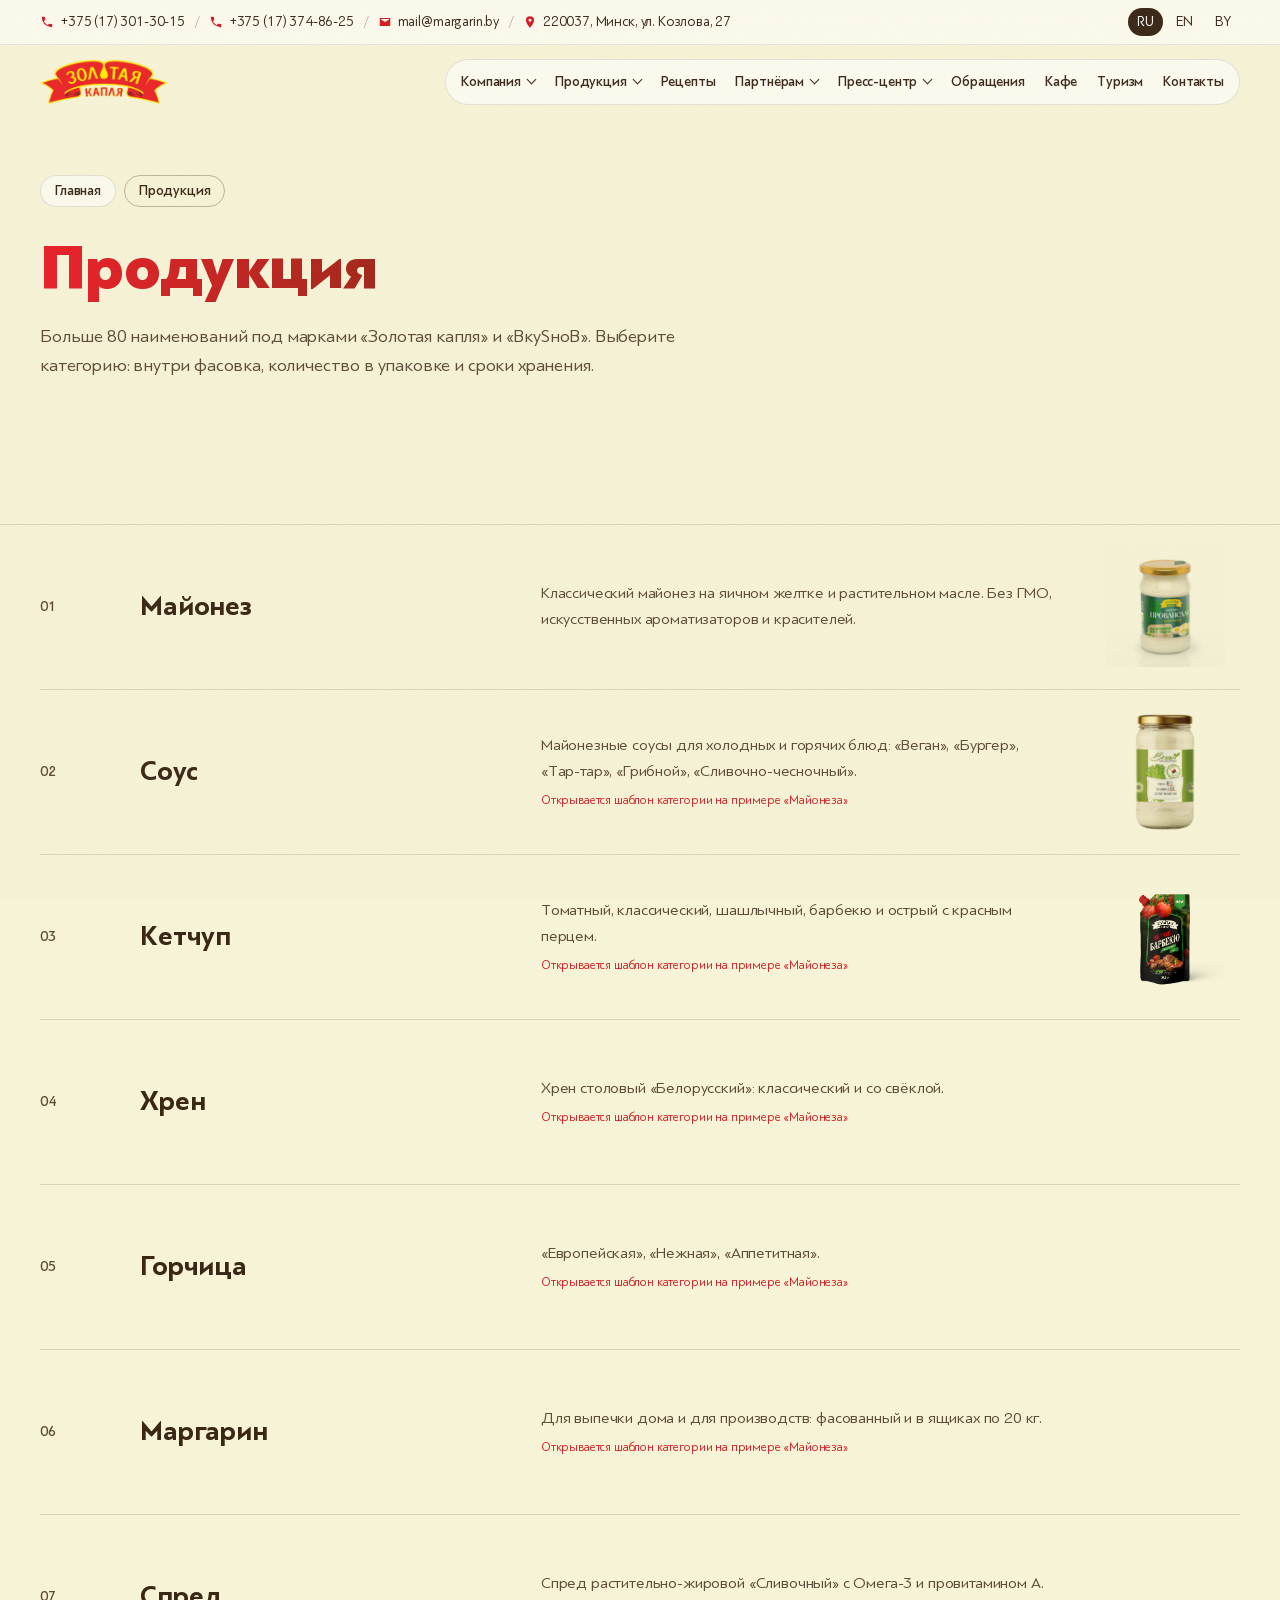
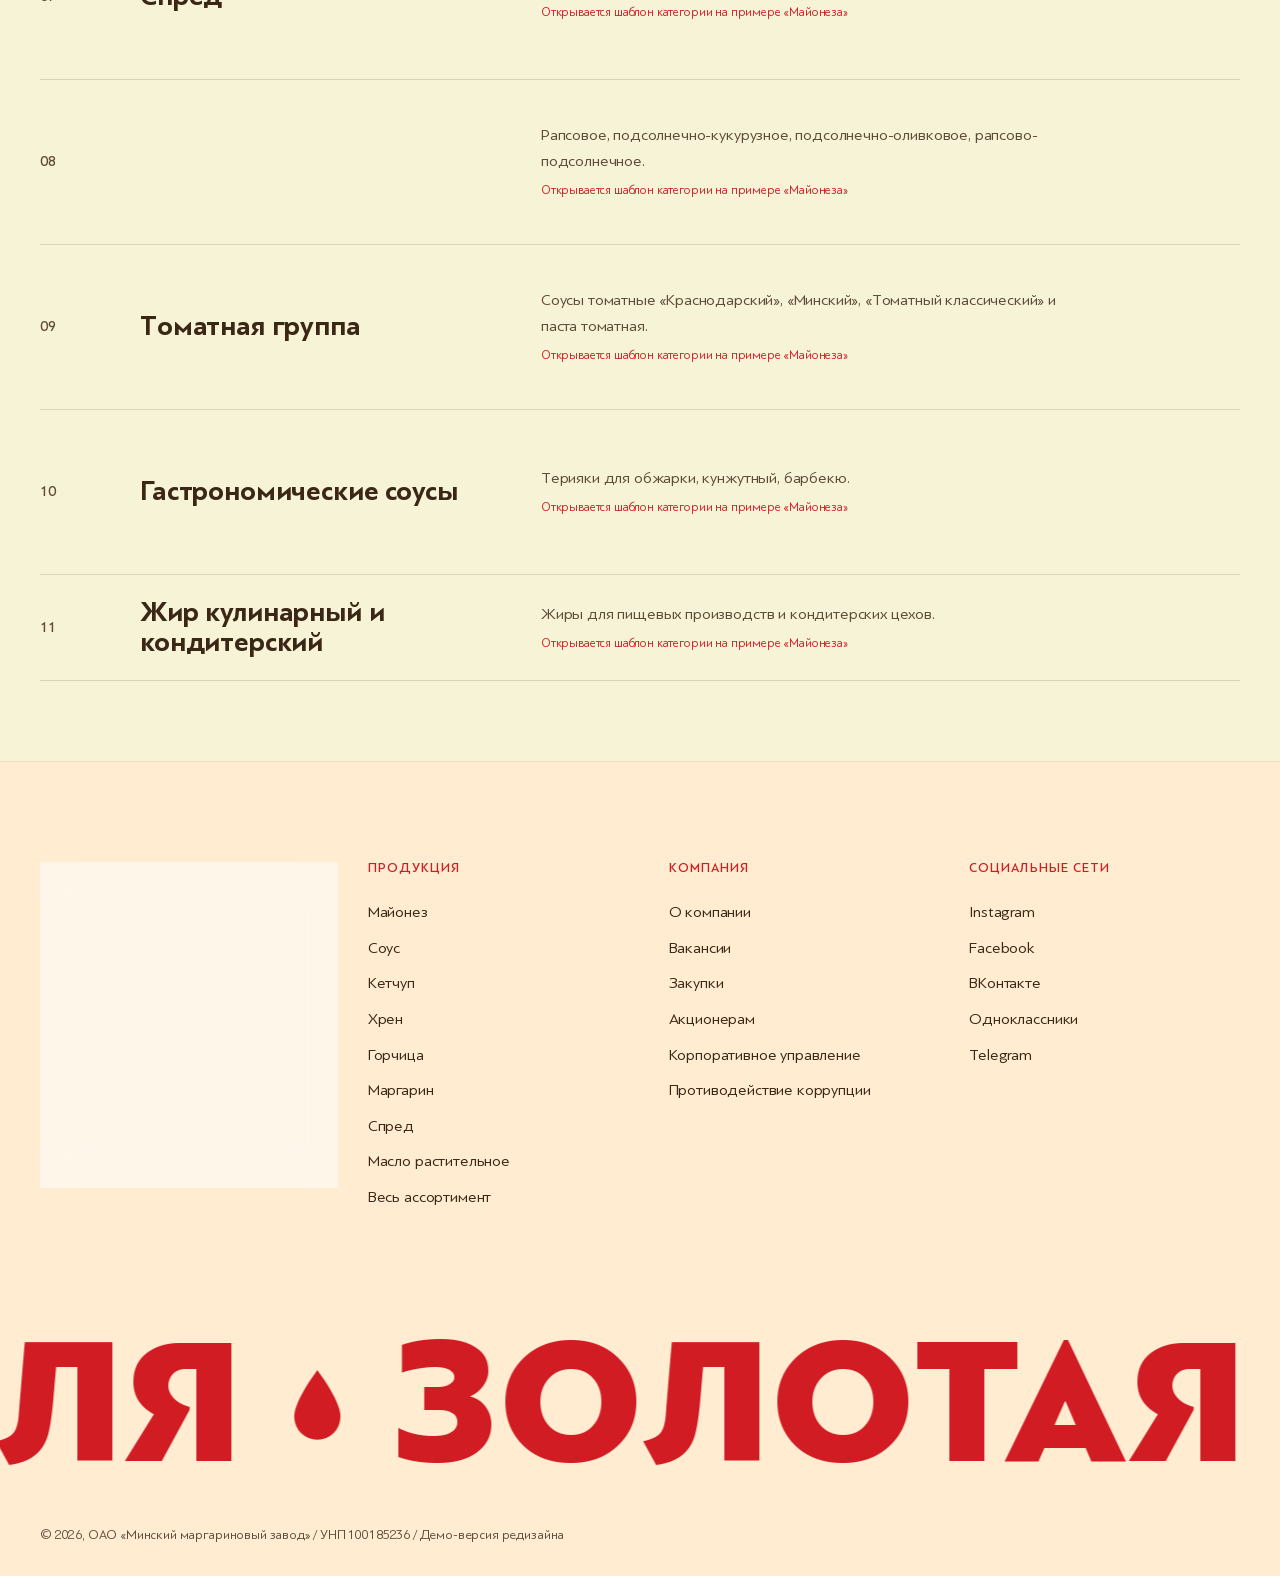
<file: catalog.html>
<!doctype html><html lang="ru"><head><meta charset="utf-8"><meta name="viewport" content="width=device-width,initial-scale=1">
<title>Продукция / Золотая капля</title>

<link rel="stylesheet" href="style.css"></head><body class="inner-page">
<div class="grain" aria-hidden="true"></div>
<header class="top inner">
 <div class="util"><div class="util-in">
  <a href="tel:+375173013015"><svg viewBox="0 0 24 24" aria-hidden="true"><path d="M6.6 10.8a15.1 15.1 0 0 0 6.6 6.6l2.2-2.2c.3-.3.7-.4 1-.2 1.1.4 2.3.6 3.6.6.6 0 1 .4 1 1V20c0 .6-.4 1-1 1A17 17 0 0 1 3 4c0-.6.4-1 1-1h3.5c.6 0 1 .4 1 1 0 1.3.2 2.5.6 3.6.1.3 0 .7-.2 1z"/></svg>+375 (17) 301-30-15 <em>приёмная</em></a><i>/</i>
  <a href="tel:+375173748625"><svg viewBox="0 0 24 24" aria-hidden="true"><path d="M6.6 10.8a15.1 15.1 0 0 0 6.6 6.6l2.2-2.2c.3-.3.7-.4 1-.2 1.1.4 2.3.6 3.6.6.6 0 1 .4 1 1V20c0 .6-.4 1-1 1A17 17 0 0 1 3 4c0-.6.4-1 1-1h3.5c.6 0 1 .4 1 1 0 1.3.2 2.5.6 3.6.1.3 0 .7-.2 1z"/></svg>+375 (17) 374-86-25 <em>отдел продаж</em></a><i>/</i>
  <a href="mailto:mail@margarin.by"><svg viewBox="0 0 24 24" aria-hidden="true"><path d="M3 5h18v14H3zm2 2v.5l7 4.5 7-4.5V7z"/></svg>mail@margarin.by</a><i>/</i>
  <a href="contacts.html"><svg viewBox="0 0 24 24" aria-hidden="true"><path d="M12 2a7 7 0 0 0-7 7c0 5 7 13 7 13s7-8 7-13a7 7 0 0 0-7-7zm0 9.5A2.5 2.5 0 1 1 12 6.5a2.5 2.5 0 0 1 0 5z"/></svg>220037, Минск, ул. Козлова, 27</a>
  <span class="lang"><a href="index.html" aria-current="true">RU</a><a href="https://margarin.by/en/">EN</a><a href="https://margarin.by/by/">BY</a></span>
 </div></div>
 <div class="bar">
  <a href="index.html" class="logo"><img src="assets/logo.png" alt="Золотая капля"></a>
  <nav class="menu" id="menu" aria-label="Главное меню"><ul><li class="has-sub"><a href="about.html">Компания</a><ul class="msub"><li><a href="about.html">О компании</a></li><li><a href="https://margarin.by/vacancies/">Вакансии</a></li><li><a href="https://margarin.by/korporativnoe-upravlenie/struktura-korporativnogo-upravleniya-oao-minskij-margarinovyj-zavod/">Корпоративное управление: структура</a></li><li><a href="https://margarin.by/korporativnoe-upravlenie/korporativnyj-sekretar-oao-minskij-margarinovyj-zavod/">Корпоративный секретарь</a></li><li><a href="https://margarin.by/dokumenty-po-korporativnomu-upravleniyu/">Документы по корпоративному управлению</a></li><li><a href="https://margarin.by/protivodejstvie-korrupczii/">Противодействие коррупции</a></li><li><a href="https://margarin.by/politika/">Политика</a></li><li><a href="https://margarin.by/kachestvo-okazaniya-uslug/">Качество оказания услуг</a></li></ul></li><li class="has-sub"><a href="catalog.html">Продукция</a><ul class="msub"><li><a href="majonez.html">Майонез</a></li><li><a href="https://margarin.by/product/sous/">Соус</a></li><li><a href="https://margarin.by/product/ketchup/">Кетчуп</a></li><li><a href="https://margarin.by/product/hren/">Хрен</a></li><li><a href="https://margarin.by/product/gorchicza/">Горчица</a></li><li><a href="https://margarin.by/product/margarin/">Маргарин</a></li><li><a href="https://margarin.by/product/spred/">Спред</a></li><li><a href="https://margarin.by/product/maslo-rastitelnoe/">Масло растительное</a></li><li><a href="https://margarin.by/product/zhir-kulinarnyj-i-konditerskij/">Жир кулинарный и кондитерский</a></li><li><a href="https://margarin.by/product/inaya-produkcziya/">Иная продукция</a></li><li><a href="https://margarin.by/product/tomatnaya-gruppa/">Томатная группа</a></li><li><a href="https://margarin.by/product/gastronomicheskie-sousy/">Гастрономические соусы</a></li><li><a href="catalog.html">Весь ассортимент</a></li></ul></li><li><a href="recipes.html">Рецепты</a></li><li class="has-sub"><a href="partners.html">Партнёрам</a><ul class="msub"><li><a href="partners.html">Партнёрам</a></li><li><a href="https://margarin.by/partners/zakupki/">Закупки</a></li></ul></li><li class="has-sub"><a href="https://margarin.by/press-centr/news/">Пресс-центр</a><ul class="msub"><li><a href="https://margarin.by/press-centr/news/">Новости</a></li><li><a href="https://margarin.by/press-centr/dlya-akczionerov/o-sobraniyah-akczionerov/">Акционерам: о собраниях</a></li><li><a href="https://margarin.by/press-centr/dlya-akczionerov/o-sobraniyah-akczionerov/raskrytie-informaczii/">Раскрытие информации</a></li><li><a href="https://margarin.by/press-centr/dlya-akczionerov/o-vyplate-dividendov-za-2021-god/">О выплате дивидендов за 2024 год</a></li><li><a href="https://margarin.by/press-centr/dlya-akczionerov/o-sobraniyah-akczionerov/o-sovershennyh-krupnyh-sdelkah/">О совершённых крупных сделках</a></li></ul></li><li><a href="https://margarin.by/obrashheniya/">Обращения</a></li><li><a href="https://margarin.by/kafe/">Кафе</a></li><li><a href="https://margarin.by/turizm/">Туризм</a></li><li><a href="contacts.html">Контакты</a></li></ul></nav>
  <a class="call pill" href="tel:+375173748625" aria-label="Позвонить в отдел продаж">Позвонить</a>
  <button class="burger pill glass" aria-label="Меню" aria-controls="menu" aria-expanded="false">Меню</button>
 </div>
</header>
<section class="phead"><div class="wrap"><nav class="crumbs" aria-label="Навигация"><a class="pill glass" href="index.html">Главная</a><span class="pill line" aria-current="page">Продукция</span></nav><h1 class="grad ptitle">Продукция</h1><p class="plead">Больше 80 наименований под марками «Золотая капля» и «ВкуSноВ». Выберите категорию: внутри фасовка, количество в упаковке и сроки хранения.</p></div></section>
<main><section class="sec"><div class="wrap clist"><a class="crow" href="majonez.html"><span class="cnum">01</span><span class="cname">Майонез</span><span class="cdesc">Классический майонез на яичном желтке и растительном масле. Без ГМО, искусственных ароматизаторов и красителей.</span><img src="assets/pack-provansal.jpg" alt="" loading="lazy"></a><a class="crow" href="majonez.html"><span class="cnum">02</span><span class="cname">Соус</span><span class="cdesc">Майонезные соусы для холодных и горячих блюд: «Веган», «Бургер», «Тар-тар», «Грибной», «Сливочно-чесночный».<small class="tmpl">Открывается шаблон категории на примере «Майонеза»</small></span><img src="assets/pack-vegan.png" alt="" loading="lazy"></a><a class="crow" href="majonez.html"><span class="cnum">03</span><span class="cname">Кетчуп</span><span class="cdesc">Томатный, классический, шашлычный, барбекю и острый с красным перцем.<small class="tmpl">Открывается шаблон категории на примере «Майонеза»</small></span><img src="assets/pack-bbq.png" alt="" loading="lazy"></a><a class="crow" href="majonez.html"><span class="cnum">04</span><span class="cname">Хрен</span><span class="cdesc">Хрен столовый «Белорусский»: классический и со свёклой.<small class="tmpl">Открывается шаблон категории на примере «Майонеза»</small></span><img src="assets/pack-hren.jpg" alt="" loading="lazy"></a><a class="crow" href="majonez.html"><span class="cnum">05</span><span class="cname">Горчица</span><span class="cdesc">«Европейская», «Нежная», «Аппетитная».<small class="tmpl">Открывается шаблон категории на примере «Майонеза»</small></span><img src="assets/pack-gorchica.jpg" alt="" loading="lazy"></a><a class="crow" href="majonez.html"><span class="cnum">06</span><span class="cname">Маргарин</span><span class="cdesc">Для выпечки дома и для производств: фасованный и в ящиках по 20 кг.<small class="tmpl">Открывается шаблон категории на примере «Майонеза»</small></span><img src="assets/pack-margarin.png" alt="" loading="lazy"></a><a class="crow" href="majonez.html"><span class="cnum">07</span><span class="cname">Спред</span><span class="cdesc">Спред растительно-жировой «Сливочный» с Омега-3 и провитамином А.<small class="tmpl">Открывается шаблон категории на примере «Майонеза»</small></span><img src="assets/spred.jpg" alt="" loading="lazy"></a><a class="crow" href="majonez.html"><span class="cnum">08</span><span class="cname">Масло растительное</span><span class="cdesc">Рапсовое, подсолнечно-кукурузное, подсолнечно-оливковое, рапсово-подсолнечное.<small class="tmpl">Открывается шаблон категории на примере «Майонеза»</small></span><img src="assets/pack-oil.png" alt="" loading="lazy"></a><a class="crow" href="majonez.html"><span class="cnum">09</span><span class="cname">Томатная группа</span><span class="cdesc">Соусы томатные «Краснодарский», «Минский», «Томатный классический» и паста томатная.<small class="tmpl">Открывается шаблон категории на примере «Майонеза»</small></span><img src="assets/pack-tomat.png" alt="" loading="lazy"></a><a class="crow" href="majonez.html"><span class="cnum">10</span><span class="cname">Гастрономические соусы</span><span class="cdesc">Терияки для обжарки, кунжутный, барбекю.<small class="tmpl">Открывается шаблон категории на примере «Майонеза»</small></span><img src="assets/pack-teriyaki.jpg" alt="" loading="lazy"></a><a class="crow noimg" href="majonez.html"><span class="cnum">11</span><span class="cname">Жир кулинарный и кондитерский</span><span class="cdesc">Жиры для пищевых производств и кондитерских цехов.<small class="tmpl">Открывается шаблон категории на примере «Майонеза»</small></span></a></div></section></main>
<footer class="foot" id="contacts">
 <div class="wrap fgrid">
  <div class="fcard glass"><img src="assets/logo.png" alt="Золотая капля" width="170">
   <a href="tel:+375173013015">+375 (17) 301-30-15 <em>приёмная</em></a><a href="tel:+375173748625">+375 (17) 374-86-25 <em>отдел продаж</em></a><a href="mailto:mail@margarin.by">mail@margarin.by</a><span>220037, Минск, ул. Козлова, 27</span>
   <a class="pill solid" href="partners.html#form">Оставить заявку</a></div>
  <div class="fcol"><p class="kick">Продукция</p><ul><li><a href="majonez.html">Майонез</a></li><li><a href="https://margarin.by/product/sous/">Соус</a></li><li><a href="https://margarin.by/product/ketchup/">Кетчуп</a></li><li><a href="https://margarin.by/product/hren/">Хрен</a></li><li><a href="https://margarin.by/product/gorchicza/">Горчица</a></li><li><a href="https://margarin.by/product/margarin/">Маргарин</a></li><li><a href="https://margarin.by/product/spred/">Спред</a></li><li><a href="https://margarin.by/product/maslo-rastitelnoe/">Масло растительное</a></li><li><a href="catalog.html">Весь ассортимент</a></li></ul></div><div class="fcol"><p class="kick">Компания</p><ul><li><a href="about.html">О компании</a></li><li><a href="https://margarin.by/vacancies/">Вакансии</a></li><li><a href="https://margarin.by/partners/zakupki/">Закупки</a></li><li><a href="https://margarin.by/press-centr/dlya-akczionerov/o-sobraniyah-akczionerov/">Акционерам</a></li><li><a href="https://margarin.by/korporativnoe-upravlenie/struktura-korporativnogo-upravleniya-oao-minskij-margarinovyj-zavod/">Корпоративное управление</a></li><li><a href="https://margarin.by/protivodejstvie-korrupczii/">Противодействие коррупции</a></li></ul></div><div class="fcol"><p class="kick">Социальные сети</p><ul><li><a href="https://www.instagram.com/zolotaya.kaplya/" target=_blank rel=noopener>Instagram</a></li><li><a href="https://www.facebook.com/Золотая-капля-111046814031372/" target=_blank rel=noopener>Facebook</a></li><li><a href="https://vk.com/club196936487" target=_blank rel=noopener>ВКонтакте</a></li><li><a href="https://ok.ru/group/63761219059759" target=_blank rel=noopener>Одноклассники</a></li><li><a href="https://t.me/zolotayakaplya/" target=_blank rel=noopener>Telegram</a></li></ul></div>
 </div>
 <div class="caps" aria-hidden="true"><div class="caps-track" id="capsTrack"><div class="caps-set"><span class="cw">ЗОЛОТАЯ КАПЛЯ</span><svg class="cdrop" viewBox="0 0 24 32" aria-hidden="true"><path d="M12 1C12 1 2 14 2 21a10 10 0 0 0 20 0C22 14 12 1 12 1z"/></svg><span class="cw">ЗОЛОТАЯ КАПЛЯ</span><svg class="cdrop" viewBox="0 0 24 32" aria-hidden="true"><path d="M12 1C12 1 2 14 2 21a10 10 0 0 0 20 0C22 14 12 1 12 1z"/></svg><span class="cw">ЗОЛОТАЯ КАПЛЯ</span><svg class="cdrop" viewBox="0 0 24 32" aria-hidden="true"><path d="M12 1C12 1 2 14 2 21a10 10 0 0 0 20 0C22 14 12 1 12 1z"/></svg></div></div></div>
 <div class="wrap legal">© 2026, ОАО «Минский маргариновый завод» / УНП 100185236 / Демо-версия редизайна</div>
</footer>
<script src="main.js"></script></body></html>
</file>
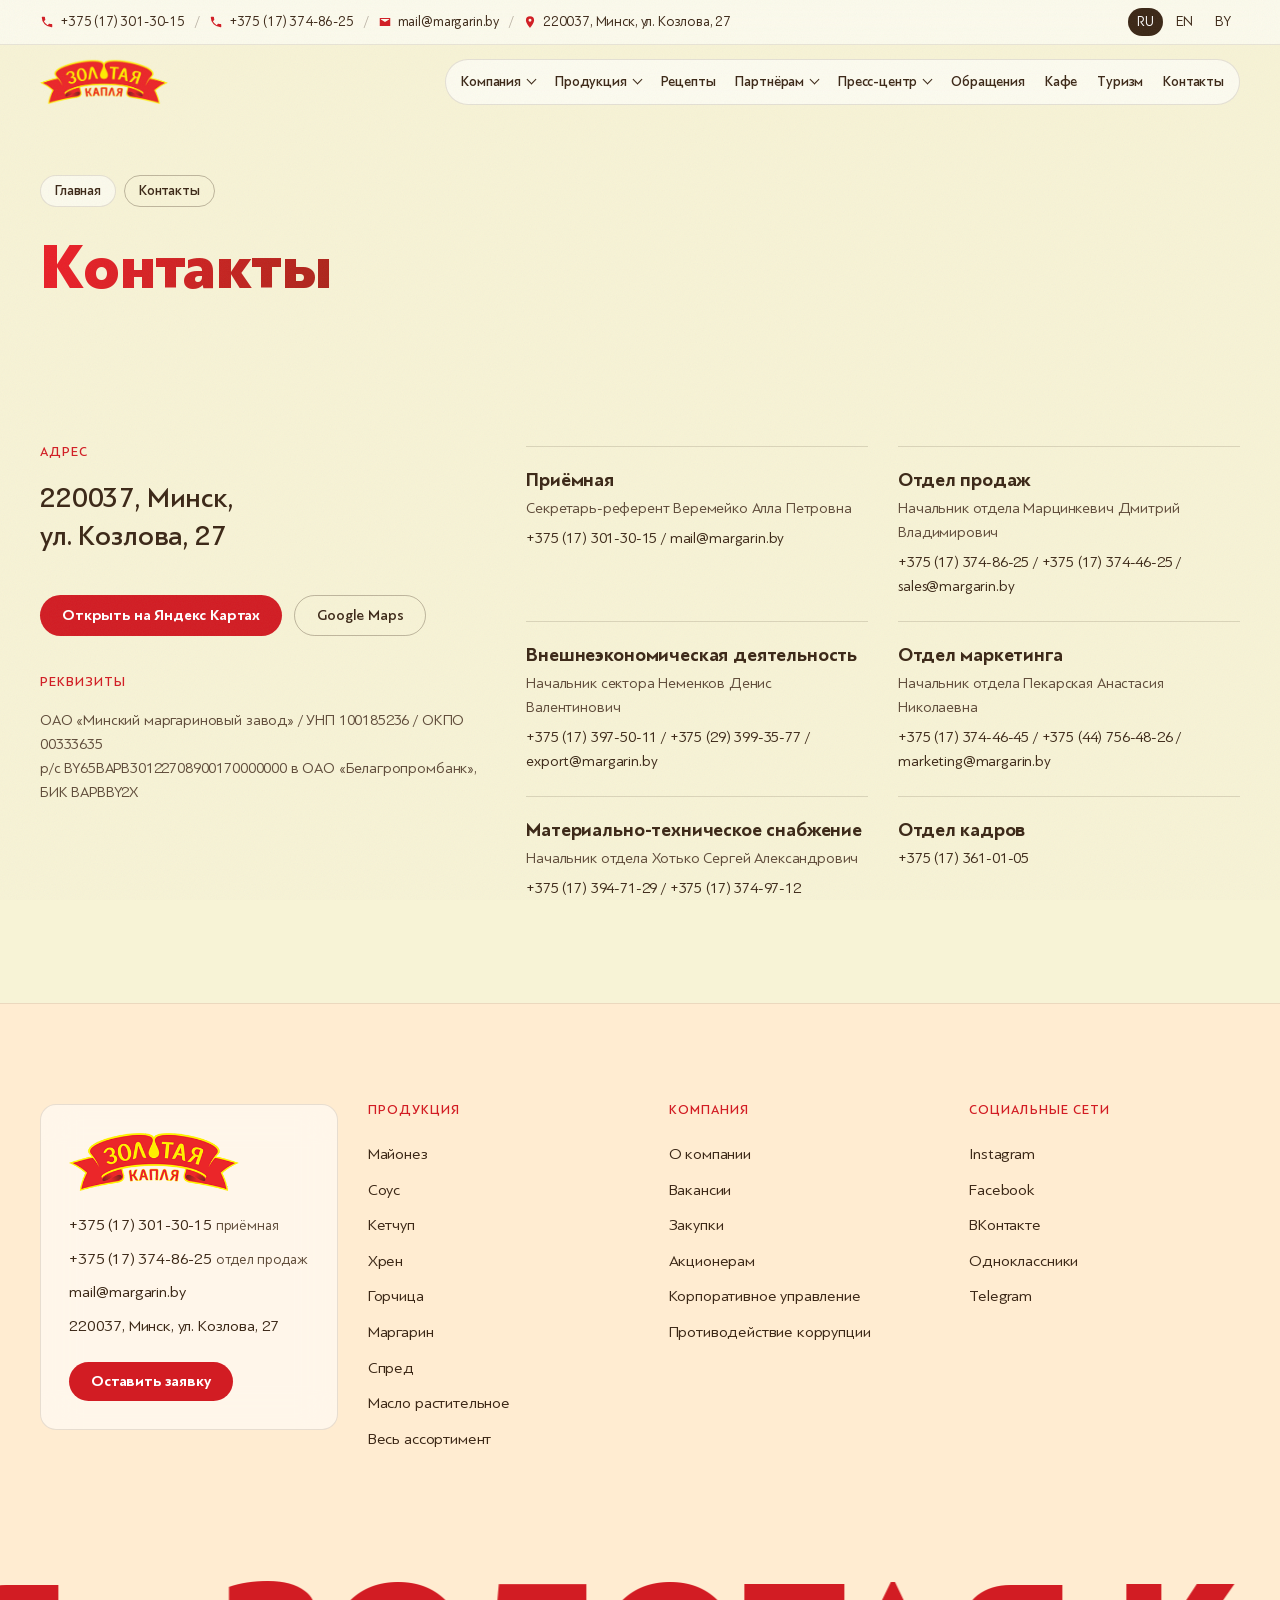
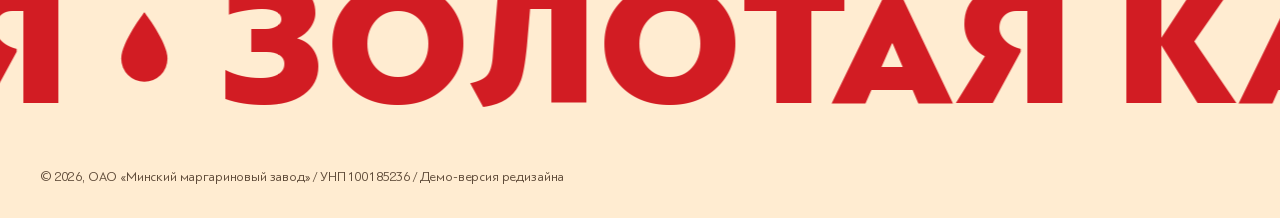
<file: contacts.html>
<!doctype html><html lang="ru"><head><meta charset="utf-8"><meta name="viewport" content="width=device-width,initial-scale=1">
<title>Контакты / Золотая капля</title>

<link rel="stylesheet" href="style.css"></head><body class="inner-page">
<div class="grain" aria-hidden="true"></div>
<header class="top inner">
 <div class="util"><div class="util-in">
  <a href="tel:+375173013015"><svg viewBox="0 0 24 24" aria-hidden="true"><path d="M6.6 10.8a15.1 15.1 0 0 0 6.6 6.6l2.2-2.2c.3-.3.7-.4 1-.2 1.1.4 2.3.6 3.6.6.6 0 1 .4 1 1V20c0 .6-.4 1-1 1A17 17 0 0 1 3 4c0-.6.4-1 1-1h3.5c.6 0 1 .4 1 1 0 1.3.2 2.5.6 3.6.1.3 0 .7-.2 1z"/></svg>+375 (17) 301-30-15 <em>приёмная</em></a><i>/</i>
  <a href="tel:+375173748625"><svg viewBox="0 0 24 24" aria-hidden="true"><path d="M6.6 10.8a15.1 15.1 0 0 0 6.6 6.6l2.2-2.2c.3-.3.7-.4 1-.2 1.1.4 2.3.6 3.6.6.6 0 1 .4 1 1V20c0 .6-.4 1-1 1A17 17 0 0 1 3 4c0-.6.4-1 1-1h3.5c.6 0 1 .4 1 1 0 1.3.2 2.5.6 3.6.1.3 0 .7-.2 1z"/></svg>+375 (17) 374-86-25 <em>отдел продаж</em></a><i>/</i>
  <a href="mailto:mail@margarin.by"><svg viewBox="0 0 24 24" aria-hidden="true"><path d="M3 5h18v14H3zm2 2v.5l7 4.5 7-4.5V7z"/></svg>mail@margarin.by</a><i>/</i>
  <a href="contacts.html"><svg viewBox="0 0 24 24" aria-hidden="true"><path d="M12 2a7 7 0 0 0-7 7c0 5 7 13 7 13s7-8 7-13a7 7 0 0 0-7-7zm0 9.5A2.5 2.5 0 1 1 12 6.5a2.5 2.5 0 0 1 0 5z"/></svg>220037, Минск, ул. Козлова, 27</a>
  <span class="lang"><a href="index.html" aria-current="true">RU</a><a href="https://margarin.by/en/">EN</a><a href="https://margarin.by/by/">BY</a></span>
 </div></div>
 <div class="bar">
  <a href="index.html" class="logo"><img src="assets/logo.png" alt="Золотая капля"></a>
  <nav class="menu" id="menu" aria-label="Главное меню"><ul><li class="has-sub"><a href="about.html">Компания</a><ul class="msub"><li><a href="about.html">О компании</a></li><li><a href="https://margarin.by/vacancies/">Вакансии</a></li><li><a href="https://margarin.by/korporativnoe-upravlenie/struktura-korporativnogo-upravleniya-oao-minskij-margarinovyj-zavod/">Корпоративное управление: структура</a></li><li><a href="https://margarin.by/korporativnoe-upravlenie/korporativnyj-sekretar-oao-minskij-margarinovyj-zavod/">Корпоративный секретарь</a></li><li><a href="https://margarin.by/dokumenty-po-korporativnomu-upravleniyu/">Документы по корпоративному управлению</a></li><li><a href="https://margarin.by/protivodejstvie-korrupczii/">Противодействие коррупции</a></li><li><a href="https://margarin.by/politika/">Политика</a></li><li><a href="https://margarin.by/kachestvo-okazaniya-uslug/">Качество оказания услуг</a></li></ul></li><li class="has-sub"><a href="catalog.html">Продукция</a><ul class="msub"><li><a href="majonez.html">Майонез</a></li><li><a href="https://margarin.by/product/sous/">Соус</a></li><li><a href="https://margarin.by/product/ketchup/">Кетчуп</a></li><li><a href="https://margarin.by/product/hren/">Хрен</a></li><li><a href="https://margarin.by/product/gorchicza/">Горчица</a></li><li><a href="https://margarin.by/product/margarin/">Маргарин</a></li><li><a href="https://margarin.by/product/spred/">Спред</a></li><li><a href="https://margarin.by/product/maslo-rastitelnoe/">Масло растительное</a></li><li><a href="https://margarin.by/product/zhir-kulinarnyj-i-konditerskij/">Жир кулинарный и кондитерский</a></li><li><a href="https://margarin.by/product/inaya-produkcziya/">Иная продукция</a></li><li><a href="https://margarin.by/product/tomatnaya-gruppa/">Томатная группа</a></li><li><a href="https://margarin.by/product/gastronomicheskie-sousy/">Гастрономические соусы</a></li><li><a href="catalog.html">Весь ассортимент</a></li></ul></li><li><a href="recipes.html">Рецепты</a></li><li class="has-sub"><a href="partners.html">Партнёрам</a><ul class="msub"><li><a href="partners.html">Партнёрам</a></li><li><a href="https://margarin.by/partners/zakupki/">Закупки</a></li></ul></li><li class="has-sub"><a href="https://margarin.by/press-centr/news/">Пресс-центр</a><ul class="msub"><li><a href="https://margarin.by/press-centr/news/">Новости</a></li><li><a href="https://margarin.by/press-centr/dlya-akczionerov/o-sobraniyah-akczionerov/">Акционерам: о собраниях</a></li><li><a href="https://margarin.by/press-centr/dlya-akczionerov/o-sobraniyah-akczionerov/raskrytie-informaczii/">Раскрытие информации</a></li><li><a href="https://margarin.by/press-centr/dlya-akczionerov/o-vyplate-dividendov-za-2021-god/">О выплате дивидендов за 2024 год</a></li><li><a href="https://margarin.by/press-centr/dlya-akczionerov/o-sobraniyah-akczionerov/o-sovershennyh-krupnyh-sdelkah/">О совершённых крупных сделках</a></li></ul></li><li><a href="https://margarin.by/obrashheniya/">Обращения</a></li><li><a href="https://margarin.by/kafe/">Кафе</a></li><li><a href="https://margarin.by/turizm/">Туризм</a></li><li><a href="contacts.html">Контакты</a></li></ul></nav>
  <a class="call pill" href="tel:+375173748625" aria-label="Позвонить в отдел продаж">Позвонить</a>
  <button class="burger pill glass" aria-label="Меню" aria-controls="menu" aria-expanded="false">Меню</button>
 </div>
</header>
<section class="phead"><div class="wrap"><nav class="crumbs" aria-label="Навигация"><a class="pill glass" href="index.html">Главная</a><span class="pill line" aria-current="page">Контакты</span></nav><h1 class="grad ptitle">Контакты</h1></div></section>
<main>
<section class="sec"><div class="wrap ct"><div class="ct-main"><p class="kick">Адрес</p><p class="big">220037, Минск,<br>ул. Козлова, 27</p>
<div class="btns"><a class="pill solid" href="https://yandex.by/maps/?text=%D0%9C%D0%B8%D0%BD%D1%81%D0%BA%2C%20%D1%83%D0%BB.%20%D0%9A%D0%BE%D0%B7%D0%BB%D0%BE%D0%B2%D0%B0%2C%2027" target="_blank" rel="noopener">Открыть на Яндекс Картах</a><a class="pill line" href="https://www.google.com/maps/search/?api=1&query=%D0%9C%D0%B8%D0%BD%D1%81%D0%BA%2C+%D1%83%D0%BB.+%D0%9A%D0%BE%D0%B7%D0%BB%D0%BE%D0%B2%D0%B0%2C+27" target="_blank" rel="noopener">Google Maps</a></div>
<p class="kick" style="margin-top:40px">Реквизиты</p><p class="req">ОАО «Минский маргариновый завод» / УНП 100185236 / ОКПО 00333635<br>р/с BY65BAPB30122708900170000000 в ОАО «Белагропромбанк», БИК BAPBBY2X</p></div>
<ul class="deps"><li><h3>Приёмная</h3><p>Секретарь-референт Веремейко Алла Петровна</p><p class="cont"><a href='tel:+375173013015'>+375 (17) 301-30-15</a> / <a href=mailto:mail@margarin.by>mail@margarin.by</a></p></li><li><h3>Отдел продаж</h3><p>Начальник отдела Марцинкевич Дмитрий Владимирович</p><p class="cont"><a href='tel:+375173748625'>+375 (17) 374-86-25</a> / <a href='tel:+375173744625'>+375 (17) 374-46-25</a> / <a href=mailto:sales@margarin.by>sales@margarin.by</a></p></li><li><h3>Внешнеэкономическая деятельность</h3><p>Начальник сектора Неменков Денис Валентинович</p><p class="cont"><a href='tel:+375173975011'>+375 (17) 397-50-11</a> / <a href='tel:+375293993577'>+375 (29) 399-35-77</a> / <a href=mailto:export@margarin.by>export@margarin.by</a></p></li><li><h3>Отдел маркетинга</h3><p>Начальник отдела Пекарская Анастасия Николаевна</p><p class="cont"><a href='tel:+375173744645'>+375 (17) 374-46-45</a> / <a href='tel:+375447564826'>+375 (44) 756-48-26</a> / <a href=mailto:marketing@margarin.by>marketing@margarin.by</a></p></li><li><h3>Материально-техническое снабжение</h3><p>Начальник отдела Хотько Сергей Александрович</p><p class="cont"><a href='tel:+375173947129'>+375 (17) 394-71-29</a> / <a href='tel:+375173749712'>+375 (17) 374-97-12</a></p></li><li><h3>Отдел кадров</h3><p></p><p class="cont"><a href='tel:+375173610105'>+375 (17) 361-01-05</a></p></li></ul></div></section></main>
<footer class="foot" id="contacts">
 <div class="wrap fgrid">
  <div class="fcard glass"><img src="assets/logo.png" alt="Золотая капля" width="170">
   <a href="tel:+375173013015">+375 (17) 301-30-15 <em>приёмная</em></a><a href="tel:+375173748625">+375 (17) 374-86-25 <em>отдел продаж</em></a><a href="mailto:mail@margarin.by">mail@margarin.by</a><span>220037, Минск, ул. Козлова, 27</span>
   <a class="pill solid" href="partners.html#form">Оставить заявку</a></div>
  <div class="fcol"><p class="kick">Продукция</p><ul><li><a href="majonez.html">Майонез</a></li><li><a href="https://margarin.by/product/sous/">Соус</a></li><li><a href="https://margarin.by/product/ketchup/">Кетчуп</a></li><li><a href="https://margarin.by/product/hren/">Хрен</a></li><li><a href="https://margarin.by/product/gorchicza/">Горчица</a></li><li><a href="https://margarin.by/product/margarin/">Маргарин</a></li><li><a href="https://margarin.by/product/spred/">Спред</a></li><li><a href="https://margarin.by/product/maslo-rastitelnoe/">Масло растительное</a></li><li><a href="catalog.html">Весь ассортимент</a></li></ul></div><div class="fcol"><p class="kick">Компания</p><ul><li><a href="about.html">О компании</a></li><li><a href="https://margarin.by/vacancies/">Вакансии</a></li><li><a href="https://margarin.by/partners/zakupki/">Закупки</a></li><li><a href="https://margarin.by/press-centr/dlya-akczionerov/o-sobraniyah-akczionerov/">Акционерам</a></li><li><a href="https://margarin.by/korporativnoe-upravlenie/struktura-korporativnogo-upravleniya-oao-minskij-margarinovyj-zavod/">Корпоративное управление</a></li><li><a href="https://margarin.by/protivodejstvie-korrupczii/">Противодействие коррупции</a></li></ul></div><div class="fcol"><p class="kick">Социальные сети</p><ul><li><a href="https://www.instagram.com/zolotaya.kaplya/" target=_blank rel=noopener>Instagram</a></li><li><a href="https://www.facebook.com/Золотая-капля-111046814031372/" target=_blank rel=noopener>Facebook</a></li><li><a href="https://vk.com/club196936487" target=_blank rel=noopener>ВКонтакте</a></li><li><a href="https://ok.ru/group/63761219059759" target=_blank rel=noopener>Одноклассники</a></li><li><a href="https://t.me/zolotayakaplya/" target=_blank rel=noopener>Telegram</a></li></ul></div>
 </div>
 <div class="caps" aria-hidden="true"><div class="caps-track" id="capsTrack"><div class="caps-set"><span class="cw">ЗОЛОТАЯ КАПЛЯ</span><svg class="cdrop" viewBox="0 0 24 32" aria-hidden="true"><path d="M12 1C12 1 2 14 2 21a10 10 0 0 0 20 0C22 14 12 1 12 1z"/></svg><span class="cw">ЗОЛОТАЯ КАПЛЯ</span><svg class="cdrop" viewBox="0 0 24 32" aria-hidden="true"><path d="M12 1C12 1 2 14 2 21a10 10 0 0 0 20 0C22 14 12 1 12 1z"/></svg><span class="cw">ЗОЛОТАЯ КАПЛЯ</span><svg class="cdrop" viewBox="0 0 24 32" aria-hidden="true"><path d="M12 1C12 1 2 14 2 21a10 10 0 0 0 20 0C22 14 12 1 12 1z"/></svg></div></div></div>
 <div class="wrap legal">© 2026, ОАО «Минский маргариновый завод» / УНП 100185236 / Демо-версия редизайна</div>
</footer>
<script src="main.js"></script></body></html>
</file>
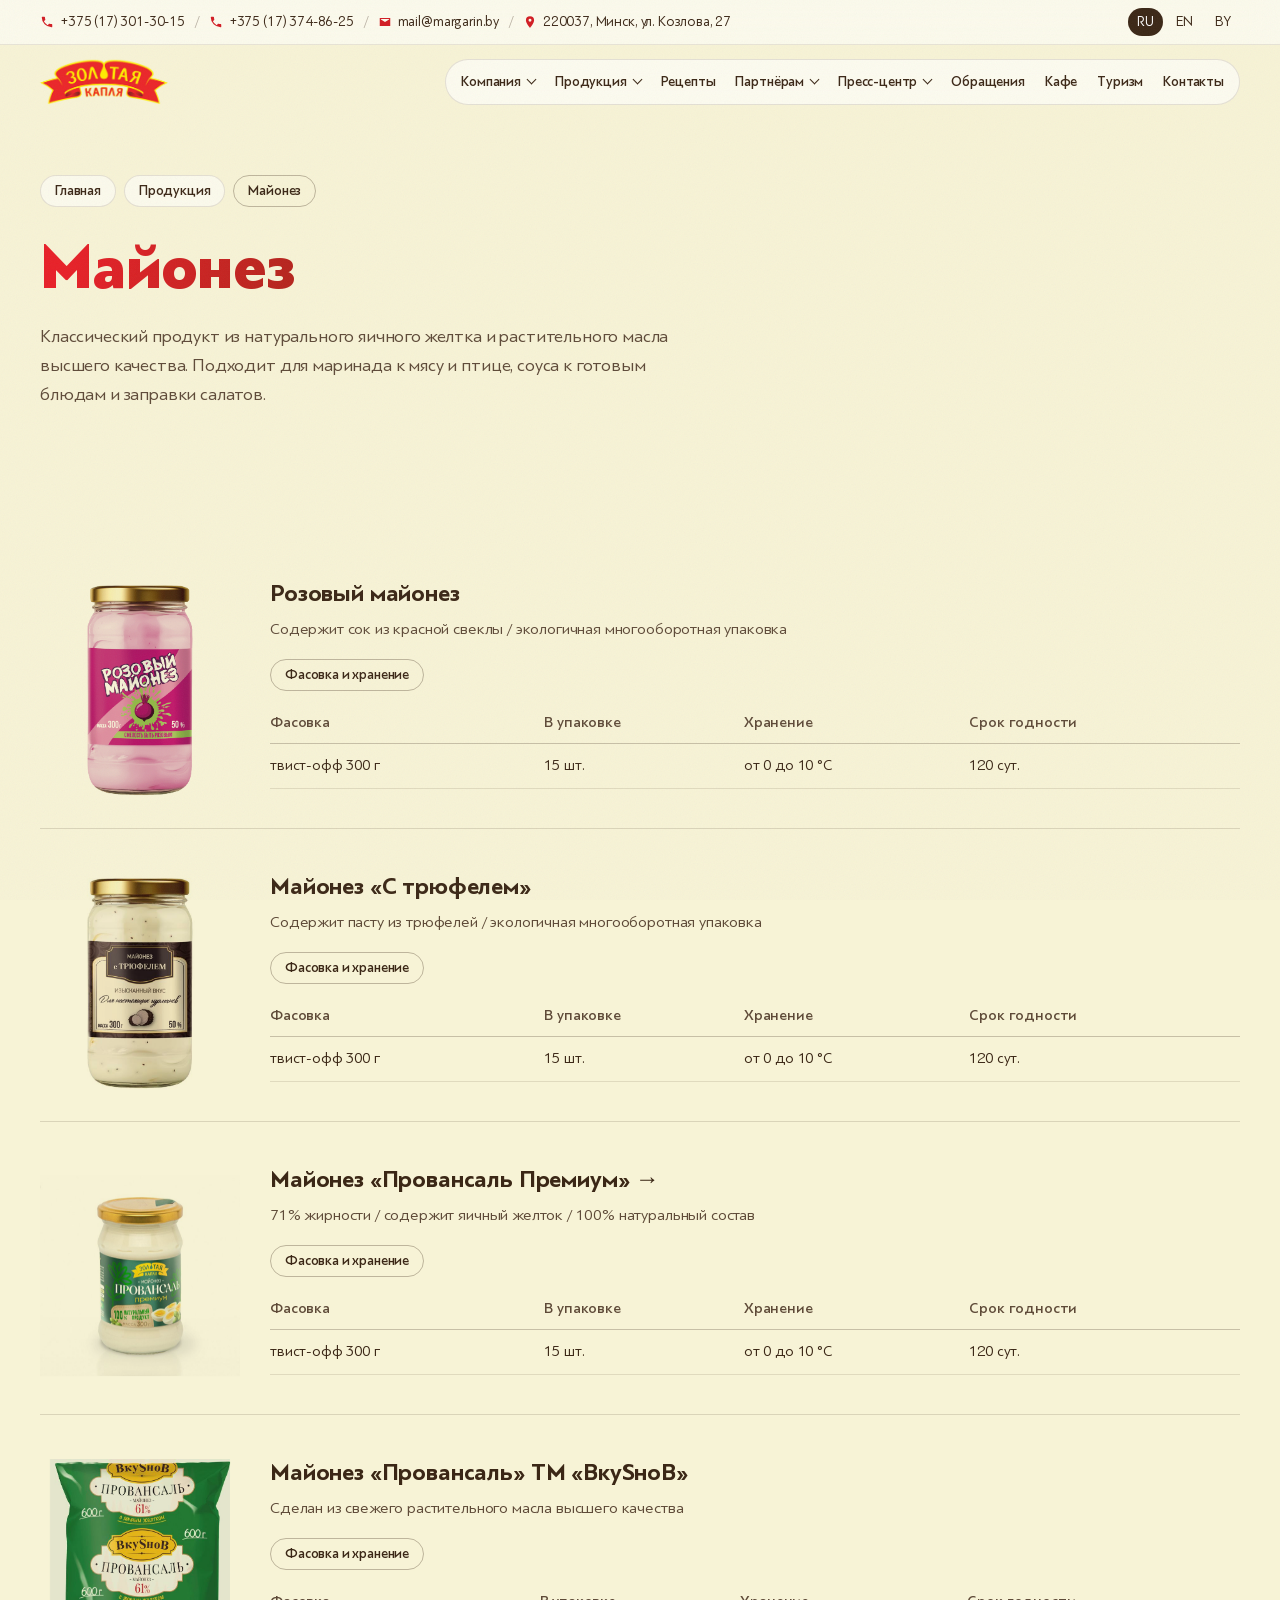
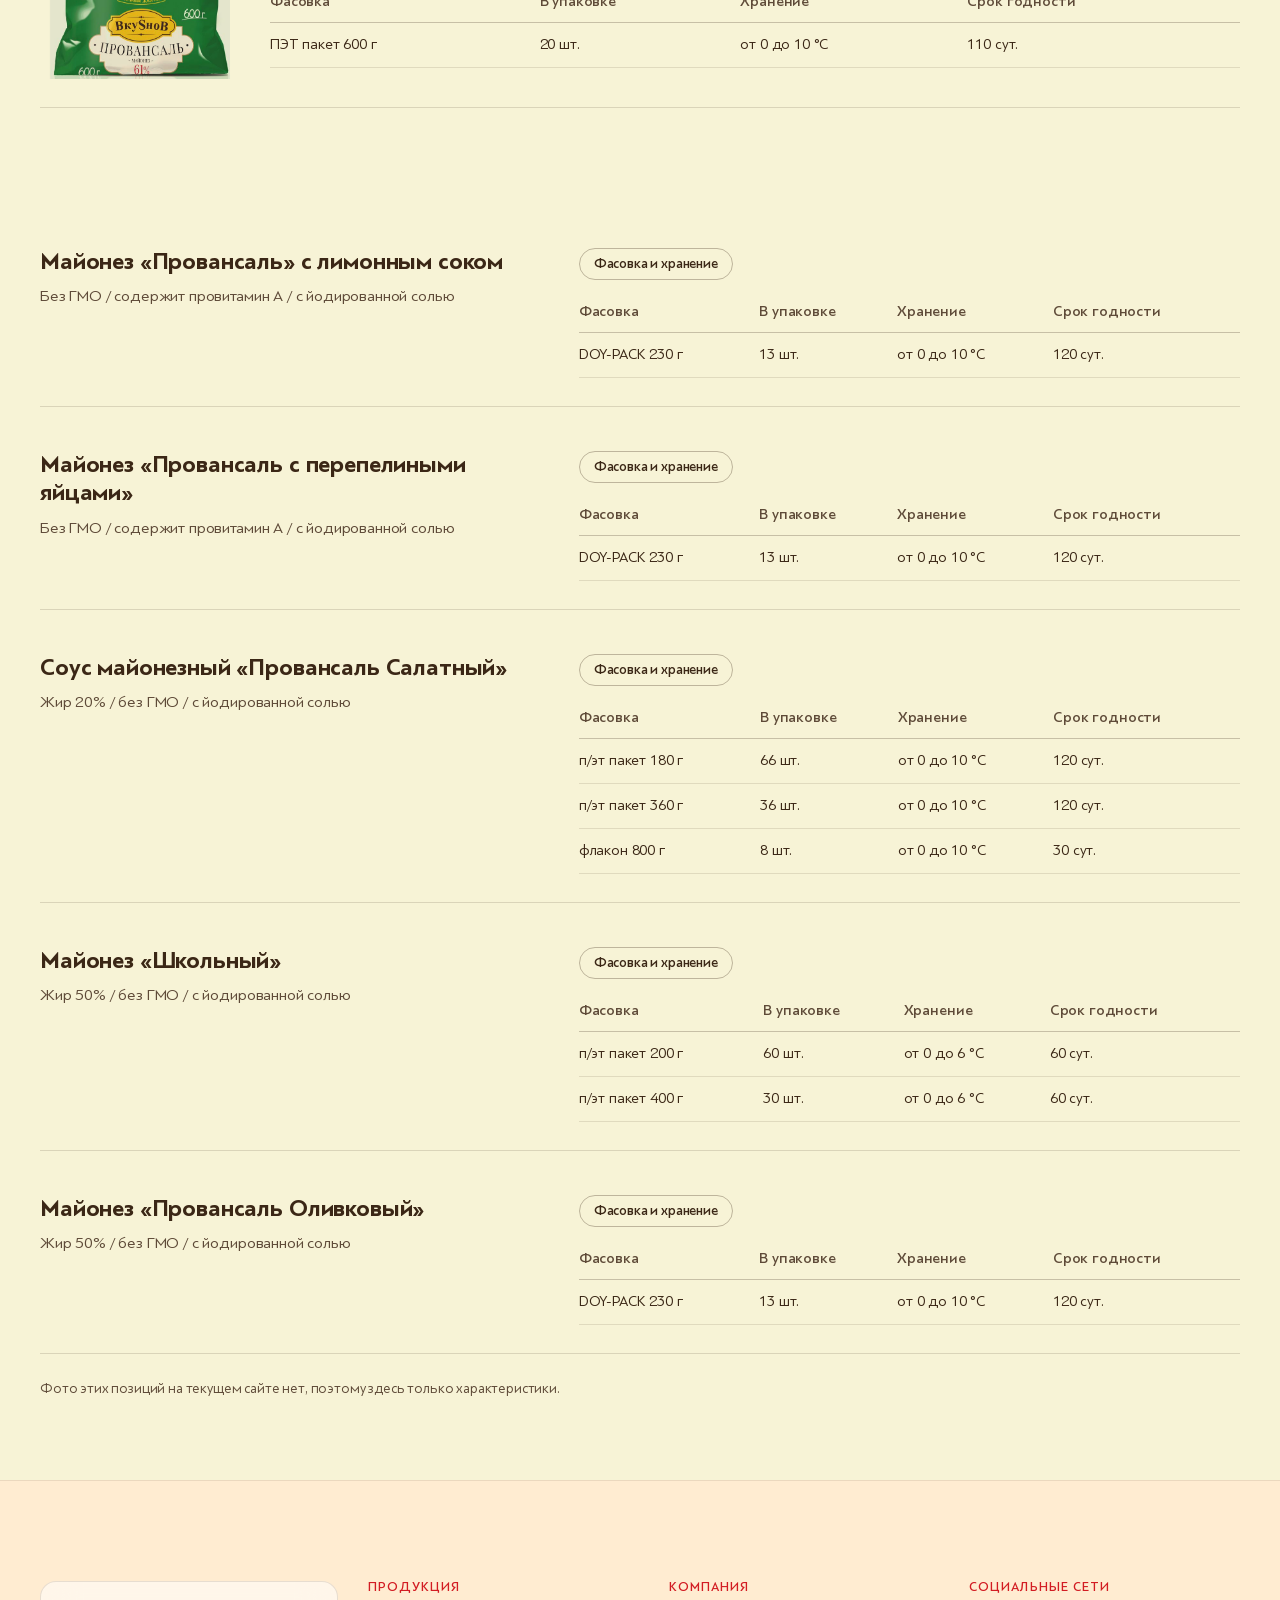
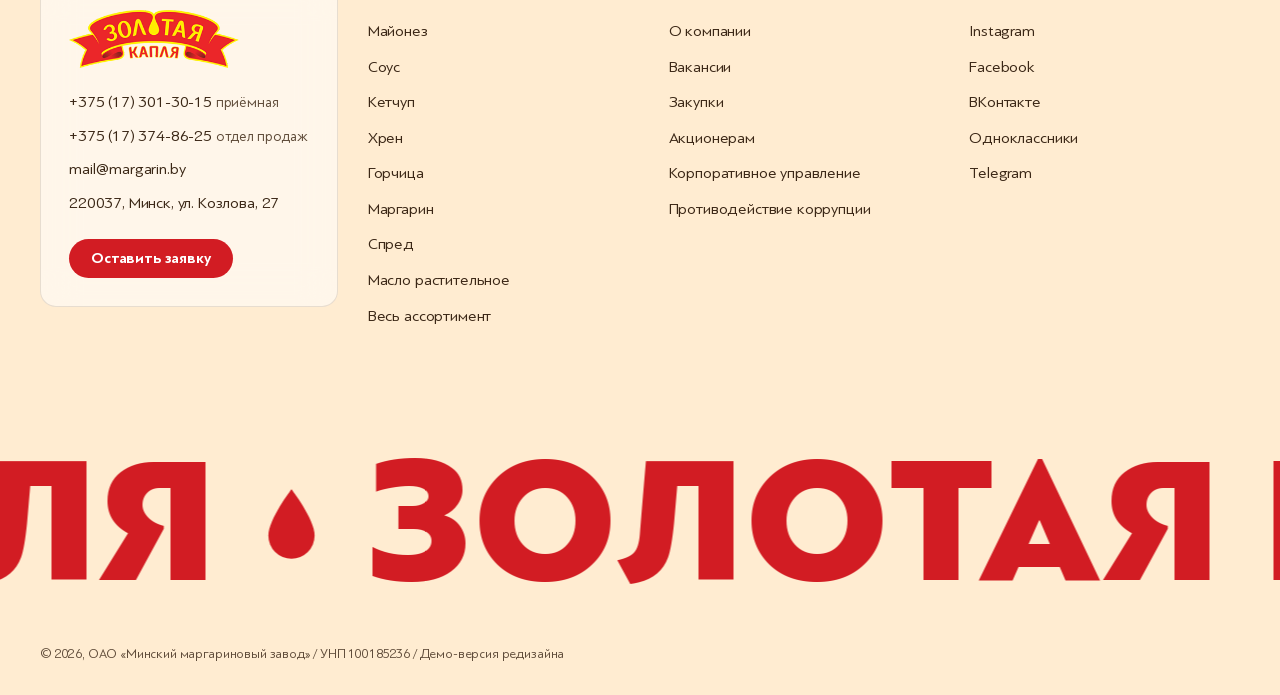
<file: majonez.html>
<!doctype html><html lang="ru"><head><meta charset="utf-8"><meta name="viewport" content="width=device-width,initial-scale=1">
<title>Майонез / Золотая капля</title>

<link rel="stylesheet" href="style.css"></head><body class="inner-page">
<div class="grain" aria-hidden="true"></div>
<header class="top inner">
 <div class="util"><div class="util-in">
  <a href="tel:+375173013015"><svg viewBox="0 0 24 24" aria-hidden="true"><path d="M6.6 10.8a15.1 15.1 0 0 0 6.6 6.6l2.2-2.2c.3-.3.7-.4 1-.2 1.1.4 2.3.6 3.6.6.6 0 1 .4 1 1V20c0 .6-.4 1-1 1A17 17 0 0 1 3 4c0-.6.4-1 1-1h3.5c.6 0 1 .4 1 1 0 1.3.2 2.5.6 3.6.1.3 0 .7-.2 1z"/></svg>+375 (17) 301-30-15 <em>приёмная</em></a><i>/</i>
  <a href="tel:+375173748625"><svg viewBox="0 0 24 24" aria-hidden="true"><path d="M6.6 10.8a15.1 15.1 0 0 0 6.6 6.6l2.2-2.2c.3-.3.7-.4 1-.2 1.1.4 2.3.6 3.6.6.6 0 1 .4 1 1V20c0 .6-.4 1-1 1A17 17 0 0 1 3 4c0-.6.4-1 1-1h3.5c.6 0 1 .4 1 1 0 1.3.2 2.5.6 3.6.1.3 0 .7-.2 1z"/></svg>+375 (17) 374-86-25 <em>отдел продаж</em></a><i>/</i>
  <a href="mailto:mail@margarin.by"><svg viewBox="0 0 24 24" aria-hidden="true"><path d="M3 5h18v14H3zm2 2v.5l7 4.5 7-4.5V7z"/></svg>mail@margarin.by</a><i>/</i>
  <a href="contacts.html"><svg viewBox="0 0 24 24" aria-hidden="true"><path d="M12 2a7 7 0 0 0-7 7c0 5 7 13 7 13s7-8 7-13a7 7 0 0 0-7-7zm0 9.5A2.5 2.5 0 1 1 12 6.5a2.5 2.5 0 0 1 0 5z"/></svg>220037, Минск, ул. Козлова, 27</a>
  <span class="lang"><a href="index.html" aria-current="true">RU</a><a href="https://margarin.by/en/">EN</a><a href="https://margarin.by/by/">BY</a></span>
 </div></div>
 <div class="bar">
  <a href="index.html" class="logo"><img src="assets/logo.png" alt="Золотая капля"></a>
  <nav class="menu" id="menu" aria-label="Главное меню"><ul><li class="has-sub"><a href="about.html">Компания</a><ul class="msub"><li><a href="about.html">О компании</a></li><li><a href="https://margarin.by/vacancies/">Вакансии</a></li><li><a href="https://margarin.by/korporativnoe-upravlenie/struktura-korporativnogo-upravleniya-oao-minskij-margarinovyj-zavod/">Корпоративное управление: структура</a></li><li><a href="https://margarin.by/korporativnoe-upravlenie/korporativnyj-sekretar-oao-minskij-margarinovyj-zavod/">Корпоративный секретарь</a></li><li><a href="https://margarin.by/dokumenty-po-korporativnomu-upravleniyu/">Документы по корпоративному управлению</a></li><li><a href="https://margarin.by/protivodejstvie-korrupczii/">Противодействие коррупции</a></li><li><a href="https://margarin.by/politika/">Политика</a></li><li><a href="https://margarin.by/kachestvo-okazaniya-uslug/">Качество оказания услуг</a></li></ul></li><li class="has-sub"><a href="catalog.html">Продукция</a><ul class="msub"><li><a href="majonez.html">Майонез</a></li><li><a href="https://margarin.by/product/sous/">Соус</a></li><li><a href="https://margarin.by/product/ketchup/">Кетчуп</a></li><li><a href="https://margarin.by/product/hren/">Хрен</a></li><li><a href="https://margarin.by/product/gorchicza/">Горчица</a></li><li><a href="https://margarin.by/product/margarin/">Маргарин</a></li><li><a href="https://margarin.by/product/spred/">Спред</a></li><li><a href="https://margarin.by/product/maslo-rastitelnoe/">Масло растительное</a></li><li><a href="https://margarin.by/product/zhir-kulinarnyj-i-konditerskij/">Жир кулинарный и кондитерский</a></li><li><a href="https://margarin.by/product/inaya-produkcziya/">Иная продукция</a></li><li><a href="https://margarin.by/product/tomatnaya-gruppa/">Томатная группа</a></li><li><a href="https://margarin.by/product/gastronomicheskie-sousy/">Гастрономические соусы</a></li><li><a href="catalog.html">Весь ассортимент</a></li></ul></li><li><a href="recipes.html">Рецепты</a></li><li class="has-sub"><a href="partners.html">Партнёрам</a><ul class="msub"><li><a href="partners.html">Партнёрам</a></li><li><a href="https://margarin.by/partners/zakupki/">Закупки</a></li></ul></li><li class="has-sub"><a href="https://margarin.by/press-centr/news/">Пресс-центр</a><ul class="msub"><li><a href="https://margarin.by/press-centr/news/">Новости</a></li><li><a href="https://margarin.by/press-centr/dlya-akczionerov/o-sobraniyah-akczionerov/">Акционерам: о собраниях</a></li><li><a href="https://margarin.by/press-centr/dlya-akczionerov/o-sobraniyah-akczionerov/raskrytie-informaczii/">Раскрытие информации</a></li><li><a href="https://margarin.by/press-centr/dlya-akczionerov/o-vyplate-dividendov-za-2021-god/">О выплате дивидендов за 2024 год</a></li><li><a href="https://margarin.by/press-centr/dlya-akczionerov/o-sobraniyah-akczionerov/o-sovershennyh-krupnyh-sdelkah/">О совершённых крупных сделках</a></li></ul></li><li><a href="https://margarin.by/obrashheniya/">Обращения</a></li><li><a href="https://margarin.by/kafe/">Кафе</a></li><li><a href="https://margarin.by/turizm/">Туризм</a></li><li><a href="contacts.html">Контакты</a></li></ul></nav>
  <a class="call pill" href="tel:+375173748625" aria-label="Позвонить в отдел продаж">Позвонить</a>
  <button class="burger pill glass" aria-label="Меню" aria-controls="menu" aria-expanded="false">Меню</button>
 </div>
</header>
<section class="phead"><div class="wrap"><nav class="crumbs" aria-label="Навигация"><a class="pill glass" href="index.html">Главная</a><a class="pill glass" href="catalog.html">Продукция</a><span class="pill line" aria-current="page">Майонез</span></nav><h1 class="grad ptitle">Майонез</h1><p class="plead">Классический продукт из натурального яичного желтка и растительного масла высшего качества. Подходит для маринада к мясу и птице, соуса к готовым блюдам и заправки салатов.</p></div></section>
<main><section class="sec"><div class="wrap"><div class="plist"><article class="prow"><img src="assets/pack-pink.png" alt="Розовый майонез" loading="lazy"><div><h3>Розовый майонез</h3><p class="pmeta">Содержит сок из красной свеклы / экологичная многооборотная упаковка</p><details class="spec-d" open><summary class="pill line">Фасовка и хранение</summary><table class="ptable"><thead><tr><th>Фасовка</th><th>В упаковке</th><th>Хранение</th><th>Срок годности</th></tr></thead><tbody><tr><td data-l="Фасовка">твист-офф 300 г</td><td data-l="В упаковке">15 шт.</td><td data-l="Хранение">от 0 до 10 °C</td><td data-l="Срок">120 сут.</td></tr></tbody></table></details></div></article><article class="prow"><img src="assets/pack-truffle.jpg" alt="Майонез «С трюфелем»" loading="lazy"><div><h3>Майонез «С трюфелем»</h3><p class="pmeta">Содержит пасту из трюфелей / экологичная многооборотная упаковка</p><details class="spec-d" open><summary class="pill line">Фасовка и хранение</summary><table class="ptable"><thead><tr><th>Фасовка</th><th>В упаковке</th><th>Хранение</th><th>Срок годности</th></tr></thead><tbody><tr><td data-l="Фасовка">твист-офф 300 г</td><td data-l="В упаковке">15 шт.</td><td data-l="Хранение">от 0 до 10 °C</td><td data-l="Срок">120 сут.</td></tr></tbody></table></details></div></article><article class="prow"><img src="assets/pack-provansal.jpg" alt="Майонез «Провансаль Премиум»" loading="lazy"><div><h3><a href="product-provansal-premium.html">Майонез «Провансаль Премиум» →</a></h3><p class="pmeta">71% жирности / содержит яичный желток / 100% натуральный состав</p><details class="spec-d" open><summary class="pill line">Фасовка и хранение</summary><table class="ptable"><thead><tr><th>Фасовка</th><th>В упаковке</th><th>Хранение</th><th>Срок годности</th></tr></thead><tbody><tr><td data-l="Фасовка">твист-офф 300 г</td><td data-l="В упаковке">15 шт.</td><td data-l="Хранение">от 0 до 10 °C</td><td data-l="Срок">120 сут.</td></tr></tbody></table></details></div></article><article class="prow"><img src="assets/pack-vkusnov.jpg" alt="Майонез «Провансаль» ТМ «ВкуSноВ»" loading="lazy"><div><h3>Майонез «Провансаль» ТМ «ВкуSноВ»</h3><p class="pmeta">Сделан из свежего растительного масла высшего качества</p><details class="spec-d" open><summary class="pill line">Фасовка и хранение</summary><table class="ptable"><thead><tr><th>Фасовка</th><th>В упаковке</th><th>Хранение</th><th>Срок годности</th></tr></thead><tbody><tr><td data-l="Фасовка">ПЭТ пакет 600 г</td><td data-l="В упаковке">20 шт.</td><td data-l="Хранение">от 0 до 10 °C</td><td data-l="Срок">110 сут.</td></tr></tbody></table></details></div></article></div><h2 class="sub">Ещё в категории</h2><div class="plist"><article class="prow text"><div><h3>Майонез «Провансаль» с лимонным соком</h3><p class="pmeta">Без ГМО / содержит провитамин А / с йодированной солью</p></div><details class="spec-d" open><summary class="pill line">Фасовка и хранение</summary><table class="ptable"><thead><tr><th>Фасовка</th><th>В упаковке</th><th>Хранение</th><th>Срок годности</th></tr></thead><tbody><tr><td data-l="Фасовка">DOY-PACK 230 г</td><td data-l="В упаковке">13 шт.</td><td data-l="Хранение">от 0 до 10 °C</td><td data-l="Срок">120 сут.</td></tr></tbody></table></details></article><article class="prow text"><div><h3>Майонез «Провансаль с перепелиными яйцами»</h3><p class="pmeta">Без ГМО / содержит провитамин А / с йодированной солью</p></div><details class="spec-d" open><summary class="pill line">Фасовка и хранение</summary><table class="ptable"><thead><tr><th>Фасовка</th><th>В упаковке</th><th>Хранение</th><th>Срок годности</th></tr></thead><tbody><tr><td data-l="Фасовка">DOY-PACK 230 г</td><td data-l="В упаковке">13 шт.</td><td data-l="Хранение">от 0 до 10 °C</td><td data-l="Срок">120 сут.</td></tr></tbody></table></details></article><article class="prow text"><div><h3>Соус майонезный «Провансаль Салатный»</h3><p class="pmeta">Жир 20% / без ГМО / с йодированной солью</p></div><details class="spec-d" open><summary class="pill line">Фасовка и хранение</summary><table class="ptable"><thead><tr><th>Фасовка</th><th>В упаковке</th><th>Хранение</th><th>Срок годности</th></tr></thead><tbody><tr><td data-l="Фасовка">п/эт пакет 180 г</td><td data-l="В упаковке">66 шт.</td><td data-l="Хранение">от 0 до 10 °C</td><td data-l="Срок">120 сут.</td></tr><tr><td data-l="Фасовка">п/эт пакет 360 г</td><td data-l="В упаковке">36 шт.</td><td data-l="Хранение">от 0 до 10 °C</td><td data-l="Срок">120 сут.</td></tr><tr><td data-l="Фасовка">флакон 800 г</td><td data-l="В упаковке">8 шт.</td><td data-l="Хранение">от 0 до 10 °C</td><td data-l="Срок">30 сут.</td></tr></tbody></table></details></article><article class="prow text"><div><h3>Майонез «Школьный»</h3><p class="pmeta">Жир 50% / без ГМО / с йодированной солью</p></div><details class="spec-d" open><summary class="pill line">Фасовка и хранение</summary><table class="ptable"><thead><tr><th>Фасовка</th><th>В упаковке</th><th>Хранение</th><th>Срок годности</th></tr></thead><tbody><tr><td data-l="Фасовка">п/эт пакет 200 г</td><td data-l="В упаковке">60 шт.</td><td data-l="Хранение">от 0 до 6 °C</td><td data-l="Срок">60 сут.</td></tr><tr><td data-l="Фасовка">п/эт пакет 400 г</td><td data-l="В упаковке">30 шт.</td><td data-l="Хранение">от 0 до 6 °C</td><td data-l="Срок">60 сут.</td></tr></tbody></table></details></article><article class="prow text"><div><h3>Майонез «Провансаль Оливковый»</h3><p class="pmeta">Жир 50% / без ГМО / с йодированной солью</p></div><details class="spec-d" open><summary class="pill line">Фасовка и хранение</summary><table class="ptable"><thead><tr><th>Фасовка</th><th>В упаковке</th><th>Хранение</th><th>Срок годности</th></tr></thead><tbody><tr><td data-l="Фасовка">DOY-PACK 230 г</td><td data-l="В упаковке">13 шт.</td><td data-l="Хранение">от 0 до 10 °C</td><td data-l="Срок">120 сут.</td></tr></tbody></table></details></article></div><p class="gap-note">Фото этих позиций на текущем сайте нет, поэтому здесь только характеристики.</p></div></section></main>
<footer class="foot" id="contacts">
 <div class="wrap fgrid">
  <div class="fcard glass"><img src="assets/logo.png" alt="Золотая капля" width="170">
   <a href="tel:+375173013015">+375 (17) 301-30-15 <em>приёмная</em></a><a href="tel:+375173748625">+375 (17) 374-86-25 <em>отдел продаж</em></a><a href="mailto:mail@margarin.by">mail@margarin.by</a><span>220037, Минск, ул. Козлова, 27</span>
   <a class="pill solid" href="partners.html#form">Оставить заявку</a></div>
  <div class="fcol"><p class="kick">Продукция</p><ul><li><a href="majonez.html">Майонез</a></li><li><a href="https://margarin.by/product/sous/">Соус</a></li><li><a href="https://margarin.by/product/ketchup/">Кетчуп</a></li><li><a href="https://margarin.by/product/hren/">Хрен</a></li><li><a href="https://margarin.by/product/gorchicza/">Горчица</a></li><li><a href="https://margarin.by/product/margarin/">Маргарин</a></li><li><a href="https://margarin.by/product/spred/">Спред</a></li><li><a href="https://margarin.by/product/maslo-rastitelnoe/">Масло растительное</a></li><li><a href="catalog.html">Весь ассортимент</a></li></ul></div><div class="fcol"><p class="kick">Компания</p><ul><li><a href="about.html">О компании</a></li><li><a href="https://margarin.by/vacancies/">Вакансии</a></li><li><a href="https://margarin.by/partners/zakupki/">Закупки</a></li><li><a href="https://margarin.by/press-centr/dlya-akczionerov/o-sobraniyah-akczionerov/">Акционерам</a></li><li><a href="https://margarin.by/korporativnoe-upravlenie/struktura-korporativnogo-upravleniya-oao-minskij-margarinovyj-zavod/">Корпоративное управление</a></li><li><a href="https://margarin.by/protivodejstvie-korrupczii/">Противодействие коррупции</a></li></ul></div><div class="fcol"><p class="kick">Социальные сети</p><ul><li><a href="https://www.instagram.com/zolotaya.kaplya/" target=_blank rel=noopener>Instagram</a></li><li><a href="https://www.facebook.com/Золотая-капля-111046814031372/" target=_blank rel=noopener>Facebook</a></li><li><a href="https://vk.com/club196936487" target=_blank rel=noopener>ВКонтакте</a></li><li><a href="https://ok.ru/group/63761219059759" target=_blank rel=noopener>Одноклассники</a></li><li><a href="https://t.me/zolotayakaplya/" target=_blank rel=noopener>Telegram</a></li></ul></div>
 </div>
 <div class="caps" aria-hidden="true"><div class="caps-track" id="capsTrack"><div class="caps-set"><span class="cw">ЗОЛОТАЯ КАПЛЯ</span><svg class="cdrop" viewBox="0 0 24 32" aria-hidden="true"><path d="M12 1C12 1 2 14 2 21a10 10 0 0 0 20 0C22 14 12 1 12 1z"/></svg><span class="cw">ЗОЛОТАЯ КАПЛЯ</span><svg class="cdrop" viewBox="0 0 24 32" aria-hidden="true"><path d="M12 1C12 1 2 14 2 21a10 10 0 0 0 20 0C22 14 12 1 12 1z"/></svg><span class="cw">ЗОЛОТАЯ КАПЛЯ</span><svg class="cdrop" viewBox="0 0 24 32" aria-hidden="true"><path d="M12 1C12 1 2 14 2 21a10 10 0 0 0 20 0C22 14 12 1 12 1z"/></svg></div></div></div>
 <div class="wrap legal">© 2026, ОАО «Минский маргариновый завод» / УНП 100185236 / Демо-версия редизайна</div>
</footer>
<script src="main.js"></script></body></html>
</file>
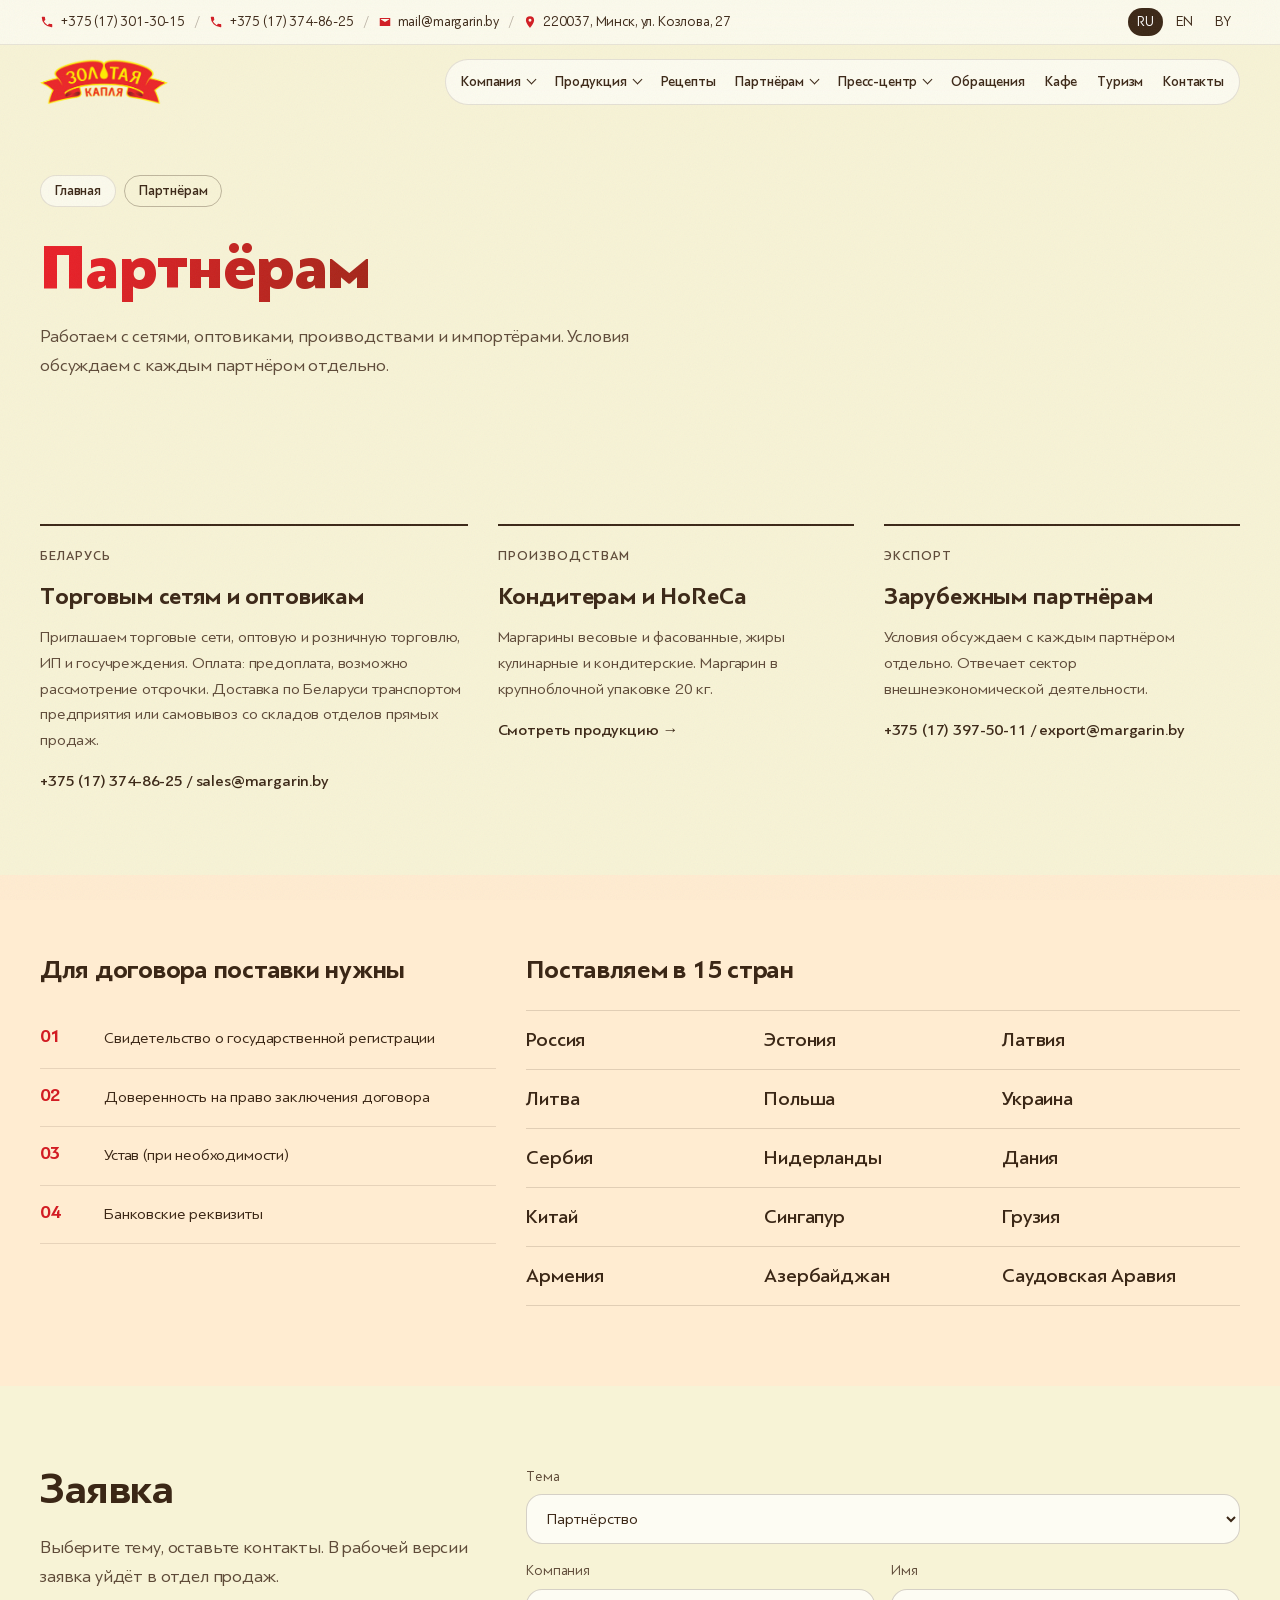
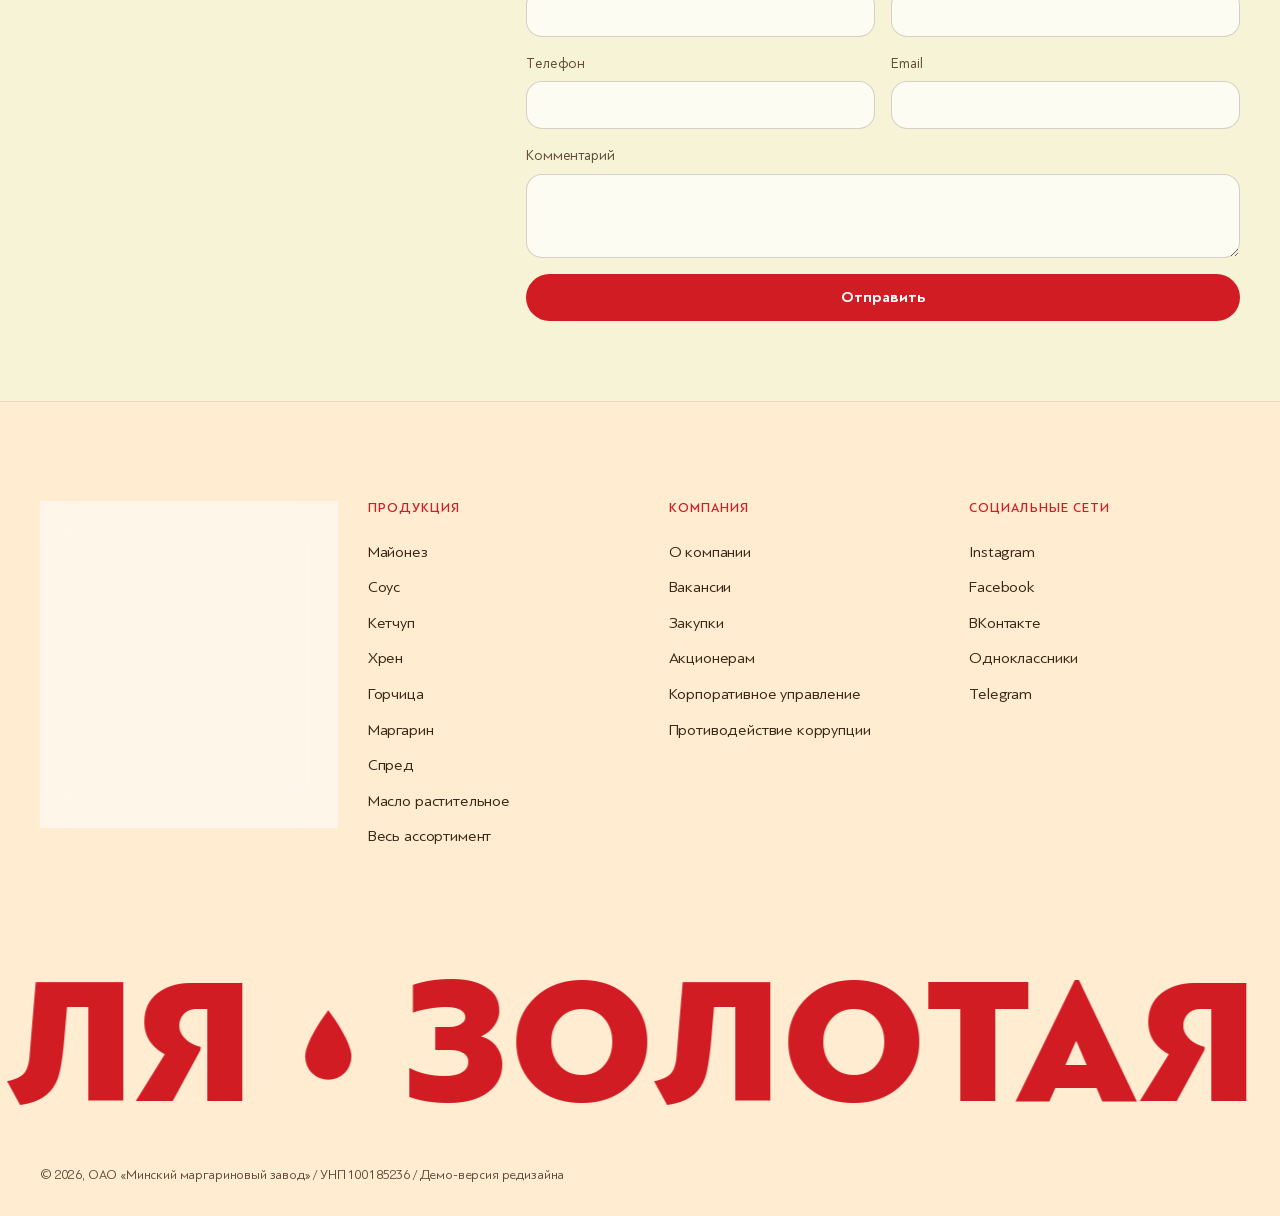
<file: partners.html>
<!doctype html><html lang="ru"><head><meta charset="utf-8"><meta name="viewport" content="width=device-width,initial-scale=1">
<title>Партнёрам / Золотая капля</title>

<link rel="stylesheet" href="style.css"></head><body class="inner-page">
<div class="grain" aria-hidden="true"></div>
<header class="top inner">
 <div class="util"><div class="util-in">
  <a href="tel:+375173013015"><svg viewBox="0 0 24 24" aria-hidden="true"><path d="M6.6 10.8a15.1 15.1 0 0 0 6.6 6.6l2.2-2.2c.3-.3.7-.4 1-.2 1.1.4 2.3.6 3.6.6.6 0 1 .4 1 1V20c0 .6-.4 1-1 1A17 17 0 0 1 3 4c0-.6.4-1 1-1h3.5c.6 0 1 .4 1 1 0 1.3.2 2.5.6 3.6.1.3 0 .7-.2 1z"/></svg>+375 (17) 301-30-15 <em>приёмная</em></a><i>/</i>
  <a href="tel:+375173748625"><svg viewBox="0 0 24 24" aria-hidden="true"><path d="M6.6 10.8a15.1 15.1 0 0 0 6.6 6.6l2.2-2.2c.3-.3.7-.4 1-.2 1.1.4 2.3.6 3.6.6.6 0 1 .4 1 1V20c0 .6-.4 1-1 1A17 17 0 0 1 3 4c0-.6.4-1 1-1h3.5c.6 0 1 .4 1 1 0 1.3.2 2.5.6 3.6.1.3 0 .7-.2 1z"/></svg>+375 (17) 374-86-25 <em>отдел продаж</em></a><i>/</i>
  <a href="mailto:mail@margarin.by"><svg viewBox="0 0 24 24" aria-hidden="true"><path d="M3 5h18v14H3zm2 2v.5l7 4.5 7-4.5V7z"/></svg>mail@margarin.by</a><i>/</i>
  <a href="contacts.html"><svg viewBox="0 0 24 24" aria-hidden="true"><path d="M12 2a7 7 0 0 0-7 7c0 5 7 13 7 13s7-8 7-13a7 7 0 0 0-7-7zm0 9.5A2.5 2.5 0 1 1 12 6.5a2.5 2.5 0 0 1 0 5z"/></svg>220037, Минск, ул. Козлова, 27</a>
  <span class="lang"><a href="index.html" aria-current="true">RU</a><a href="https://margarin.by/en/">EN</a><a href="https://margarin.by/by/">BY</a></span>
 </div></div>
 <div class="bar">
  <a href="index.html" class="logo"><img src="assets/logo.png" alt="Золотая капля"></a>
  <nav class="menu" id="menu" aria-label="Главное меню"><ul><li class="has-sub"><a href="about.html">Компания</a><ul class="msub"><li><a href="about.html">О компании</a></li><li><a href="https://margarin.by/vacancies/">Вакансии</a></li><li><a href="https://margarin.by/korporativnoe-upravlenie/struktura-korporativnogo-upravleniya-oao-minskij-margarinovyj-zavod/">Корпоративное управление: структура</a></li><li><a href="https://margarin.by/korporativnoe-upravlenie/korporativnyj-sekretar-oao-minskij-margarinovyj-zavod/">Корпоративный секретарь</a></li><li><a href="https://margarin.by/dokumenty-po-korporativnomu-upravleniyu/">Документы по корпоративному управлению</a></li><li><a href="https://margarin.by/protivodejstvie-korrupczii/">Противодействие коррупции</a></li><li><a href="https://margarin.by/politika/">Политика</a></li><li><a href="https://margarin.by/kachestvo-okazaniya-uslug/">Качество оказания услуг</a></li></ul></li><li class="has-sub"><a href="catalog.html">Продукция</a><ul class="msub"><li><a href="majonez.html">Майонез</a></li><li><a href="https://margarin.by/product/sous/">Соус</a></li><li><a href="https://margarin.by/product/ketchup/">Кетчуп</a></li><li><a href="https://margarin.by/product/hren/">Хрен</a></li><li><a href="https://margarin.by/product/gorchicza/">Горчица</a></li><li><a href="https://margarin.by/product/margarin/">Маргарин</a></li><li><a href="https://margarin.by/product/spred/">Спред</a></li><li><a href="https://margarin.by/product/maslo-rastitelnoe/">Масло растительное</a></li><li><a href="https://margarin.by/product/zhir-kulinarnyj-i-konditerskij/">Жир кулинарный и кондитерский</a></li><li><a href="https://margarin.by/product/inaya-produkcziya/">Иная продукция</a></li><li><a href="https://margarin.by/product/tomatnaya-gruppa/">Томатная группа</a></li><li><a href="https://margarin.by/product/gastronomicheskie-sousy/">Гастрономические соусы</a></li><li><a href="catalog.html">Весь ассортимент</a></li></ul></li><li><a href="recipes.html">Рецепты</a></li><li class="has-sub"><a href="partners.html">Партнёрам</a><ul class="msub"><li><a href="partners.html">Партнёрам</a></li><li><a href="https://margarin.by/partners/zakupki/">Закупки</a></li></ul></li><li class="has-sub"><a href="https://margarin.by/press-centr/news/">Пресс-центр</a><ul class="msub"><li><a href="https://margarin.by/press-centr/news/">Новости</a></li><li><a href="https://margarin.by/press-centr/dlya-akczionerov/o-sobraniyah-akczionerov/">Акционерам: о собраниях</a></li><li><a href="https://margarin.by/press-centr/dlya-akczionerov/o-sobraniyah-akczionerov/raskrytie-informaczii/">Раскрытие информации</a></li><li><a href="https://margarin.by/press-centr/dlya-akczionerov/o-vyplate-dividendov-za-2021-god/">О выплате дивидендов за 2024 год</a></li><li><a href="https://margarin.by/press-centr/dlya-akczionerov/o-sobraniyah-akczionerov/o-sovershennyh-krupnyh-sdelkah/">О совершённых крупных сделках</a></li></ul></li><li><a href="https://margarin.by/obrashheniya/">Обращения</a></li><li><a href="https://margarin.by/kafe/">Кафе</a></li><li><a href="https://margarin.by/turizm/">Туризм</a></li><li><a href="contacts.html">Контакты</a></li></ul></nav>
  <a class="call pill" href="tel:+375173748625" aria-label="Позвонить в отдел продаж">Позвонить</a>
  <button class="burger pill glass" aria-label="Меню" aria-controls="menu" aria-expanded="false">Меню</button>
 </div>
</header>
<section class="phead"><div class="wrap"><nav class="crumbs" aria-label="Навигация"><a class="pill glass" href="index.html">Главная</a><span class="pill line" aria-current="page">Партнёрам</span></nav><h1 class="grad ptitle">Партнёрам</h1><p class="plead">Работаем с сетями, оптовиками, производствами и импортёрами. Условия обсуждаем с каждым партнёром отдельно.</p></div></section>
<main>
<section class="sec"><div class="wrap chan">
 <div class="ch"><p class="kick">Беларусь</p><h3>Торговым сетям и оптовикам</h3><p>Приглашаем торговые сети, оптовую и розничную торговлю, ИП и госучреждения. Оплата: предоплата, возможно рассмотрение отсрочки. Доставка по Беларуси транспортом предприятия или самовывоз со складов отделов прямых продаж.</p><p class="cont"><a href="tel:+375173748625">+375 (17) 374-86-25</a> / <a href="mailto:sales@margarin.by">sales@margarin.by</a></p></div>
 <div class="ch"><p class="kick">Производствам</p><h3>Кондитерам и HoReCa</h3><p>Маргарины весовые и фасованные, жиры кулинарные и кондитерские. Маргарин в крупноблочной упаковке 20 кг.</p><p class="cont"><a href="catalog.html">Смотреть продукцию →</a></p></div>
 <div class="ch"><p class="kick">Экспорт</p><h3>Зарубежным партнёрам</h3><p>Условия обсуждаем с каждым партнёром отдельно. Отвечает сектор внешнеэкономической деятельности.</p><p class="cont"><a href="tel:+375173975011">+375 (17) 397-50-11</a> / <a href="mailto:export@margarin.by">export@margarin.by</a></p></div>
</div></section>
<section class="sec alt"><div class="wrap docs"><div><h2 class="sub" style="margin-top:0">Для договора поставки нужны</h2><ol class="steps"><li>Свидетельство о государственной регистрации</li><li>Доверенность на право заключения договора</li><li>Устав (при необходимости)</li><li>Банковские реквизиты</li></ol></div>
<div><h2 class="sub" style="margin-top:0">Поставляем в 15 стран</h2><ul class="countries"><li>Россия</li><li>Эстония</li><li>Латвия</li><li>Литва</li><li>Польша</li><li>Украина</li><li>Сербия</li><li>Нидерланды</li><li>Дания</li><li>Китай</li><li>Сингапур</li><li>Грузия</li><li>Армения</li><li>Азербайджан</li><li>Саудовская Аравия</li></ul></div></div></section>
<section class="sec" id="form"><div class="wrap formlay"><div><h2>Заявка</h2><p class="plead">Выберите тему, оставьте контакты. В рабочей версии заявка уйдёт в отдел продаж.</p></div>
<form class="rform" onsubmit="event.preventDefault();this.querySelector('.fnote').hidden=false">
<label class="full">Тема<select><option>Партнёрство</option><option>Прайс-лист</option><option>Экспорт</option><option>Другое</option></select></label>
<label>Компания<input></label><label>Имя<input required></label><label>Телефон<input type="tel" required></label><label>Email<input type="email"></label>
<label class="full">Комментарий<textarea rows="3"></textarea></label>
<button class="pill solid full">Отправить</button><p class="fnote full" hidden>Это демо-версия: форма никуда не отправляется. Пишите на sales@margarin.by.</p></form></div></section></main>
<footer class="foot" id="contacts">
 <div class="wrap fgrid">
  <div class="fcard glass"><img src="assets/logo.png" alt="Золотая капля" width="170">
   <a href="tel:+375173013015">+375 (17) 301-30-15 <em>приёмная</em></a><a href="tel:+375173748625">+375 (17) 374-86-25 <em>отдел продаж</em></a><a href="mailto:mail@margarin.by">mail@margarin.by</a><span>220037, Минск, ул. Козлова, 27</span>
   <a class="pill solid" href="partners.html#form">Оставить заявку</a></div>
  <div class="fcol"><p class="kick">Продукция</p><ul><li><a href="majonez.html">Майонез</a></li><li><a href="https://margarin.by/product/sous/">Соус</a></li><li><a href="https://margarin.by/product/ketchup/">Кетчуп</a></li><li><a href="https://margarin.by/product/hren/">Хрен</a></li><li><a href="https://margarin.by/product/gorchicza/">Горчица</a></li><li><a href="https://margarin.by/product/margarin/">Маргарин</a></li><li><a href="https://margarin.by/product/spred/">Спред</a></li><li><a href="https://margarin.by/product/maslo-rastitelnoe/">Масло растительное</a></li><li><a href="catalog.html">Весь ассортимент</a></li></ul></div><div class="fcol"><p class="kick">Компания</p><ul><li><a href="about.html">О компании</a></li><li><a href="https://margarin.by/vacancies/">Вакансии</a></li><li><a href="https://margarin.by/partners/zakupki/">Закупки</a></li><li><a href="https://margarin.by/press-centr/dlya-akczionerov/o-sobraniyah-akczionerov/">Акционерам</a></li><li><a href="https://margarin.by/korporativnoe-upravlenie/struktura-korporativnogo-upravleniya-oao-minskij-margarinovyj-zavod/">Корпоративное управление</a></li><li><a href="https://margarin.by/protivodejstvie-korrupczii/">Противодействие коррупции</a></li></ul></div><div class="fcol"><p class="kick">Социальные сети</p><ul><li><a href="https://www.instagram.com/zolotaya.kaplya/" target=_blank rel=noopener>Instagram</a></li><li><a href="https://www.facebook.com/Золотая-капля-111046814031372/" target=_blank rel=noopener>Facebook</a></li><li><a href="https://vk.com/club196936487" target=_blank rel=noopener>ВКонтакте</a></li><li><a href="https://ok.ru/group/63761219059759" target=_blank rel=noopener>Одноклассники</a></li><li><a href="https://t.me/zolotayakaplya/" target=_blank rel=noopener>Telegram</a></li></ul></div>
 </div>
 <div class="caps" aria-hidden="true"><div class="caps-track" id="capsTrack"><div class="caps-set"><span class="cw">ЗОЛОТАЯ КАПЛЯ</span><svg class="cdrop" viewBox="0 0 24 32" aria-hidden="true"><path d="M12 1C12 1 2 14 2 21a10 10 0 0 0 20 0C22 14 12 1 12 1z"/></svg><span class="cw">ЗОЛОТАЯ КАПЛЯ</span><svg class="cdrop" viewBox="0 0 24 32" aria-hidden="true"><path d="M12 1C12 1 2 14 2 21a10 10 0 0 0 20 0C22 14 12 1 12 1z"/></svg><span class="cw">ЗОЛОТАЯ КАПЛЯ</span><svg class="cdrop" viewBox="0 0 24 32" aria-hidden="true"><path d="M12 1C12 1 2 14 2 21a10 10 0 0 0 20 0C22 14 12 1 12 1z"/></svg></div></div></div>
 <div class="wrap legal">© 2026, ОАО «Минский маргариновый завод» / УНП 100185236 / Демо-версия редизайна</div>
</footer>
<script src="main.js"></script></body></html>
</file>
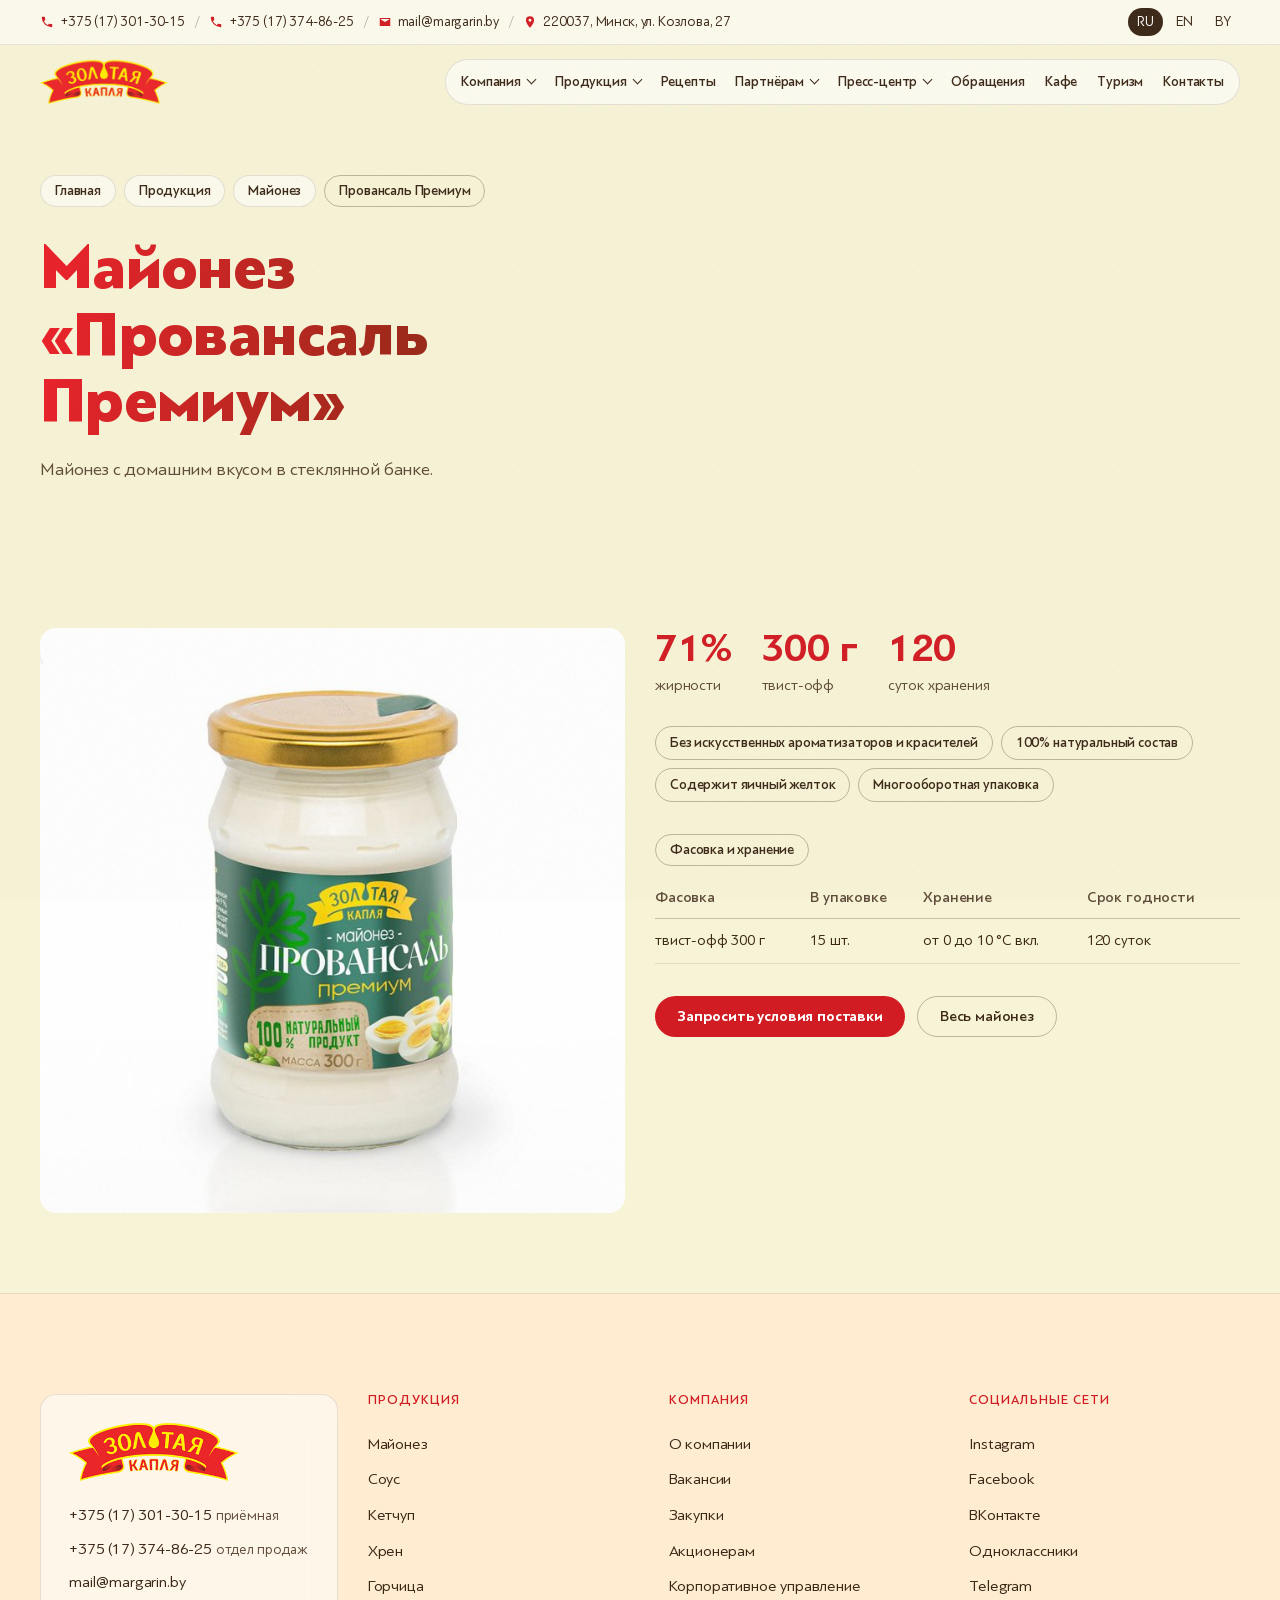
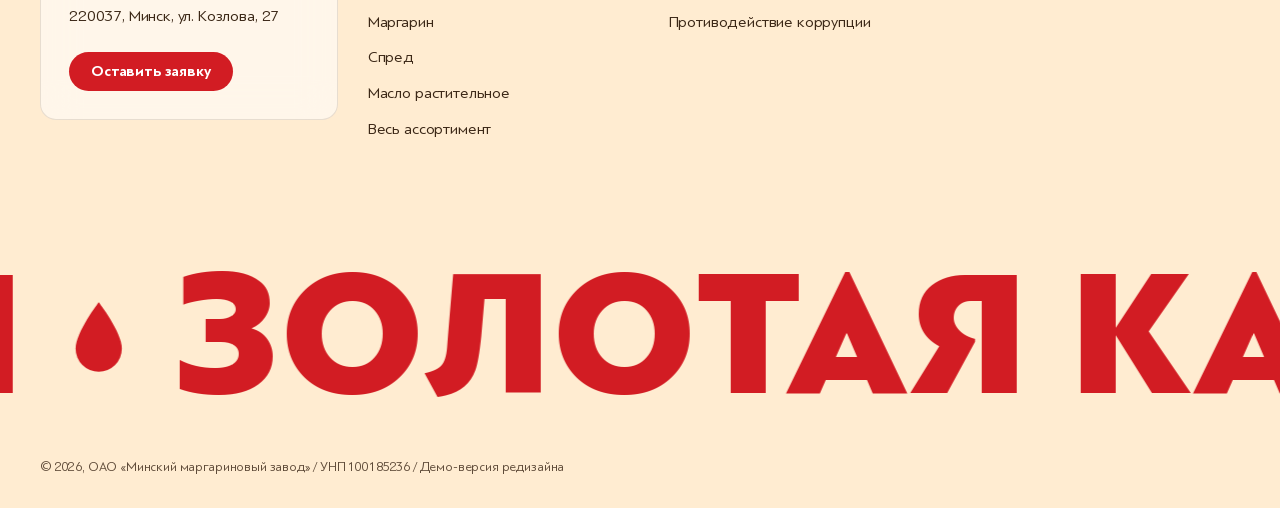
<file: product-provansal-premium.html>
<!doctype html><html lang="ru"><head><meta charset="utf-8"><meta name="viewport" content="width=device-width,initial-scale=1">
<title>Майонез «Провансаль Премиум» / Золотая капля</title>

<link rel="stylesheet" href="style.css"></head><body class="inner-page">
<div class="grain" aria-hidden="true"></div>
<header class="top inner">
 <div class="util"><div class="util-in">
  <a href="tel:+375173013015"><svg viewBox="0 0 24 24" aria-hidden="true"><path d="M6.6 10.8a15.1 15.1 0 0 0 6.6 6.6l2.2-2.2c.3-.3.7-.4 1-.2 1.1.4 2.3.6 3.6.6.6 0 1 .4 1 1V20c0 .6-.4 1-1 1A17 17 0 0 1 3 4c0-.6.4-1 1-1h3.5c.6 0 1 .4 1 1 0 1.3.2 2.5.6 3.6.1.3 0 .7-.2 1z"/></svg>+375 (17) 301-30-15 <em>приёмная</em></a><i>/</i>
  <a href="tel:+375173748625"><svg viewBox="0 0 24 24" aria-hidden="true"><path d="M6.6 10.8a15.1 15.1 0 0 0 6.6 6.6l2.2-2.2c.3-.3.7-.4 1-.2 1.1.4 2.3.6 3.6.6.6 0 1 .4 1 1V20c0 .6-.4 1-1 1A17 17 0 0 1 3 4c0-.6.4-1 1-1h3.5c.6 0 1 .4 1 1 0 1.3.2 2.5.6 3.6.1.3 0 .7-.2 1z"/></svg>+375 (17) 374-86-25 <em>отдел продаж</em></a><i>/</i>
  <a href="mailto:mail@margarin.by"><svg viewBox="0 0 24 24" aria-hidden="true"><path d="M3 5h18v14H3zm2 2v.5l7 4.5 7-4.5V7z"/></svg>mail@margarin.by</a><i>/</i>
  <a href="contacts.html"><svg viewBox="0 0 24 24" aria-hidden="true"><path d="M12 2a7 7 0 0 0-7 7c0 5 7 13 7 13s7-8 7-13a7 7 0 0 0-7-7zm0 9.5A2.5 2.5 0 1 1 12 6.5a2.5 2.5 0 0 1 0 5z"/></svg>220037, Минск, ул. Козлова, 27</a>
  <span class="lang"><a href="index.html" aria-current="true">RU</a><a href="https://margarin.by/en/">EN</a><a href="https://margarin.by/by/">BY</a></span>
 </div></div>
 <div class="bar">
  <a href="index.html" class="logo"><img src="assets/logo.png" alt="Золотая капля"></a>
  <nav class="menu" id="menu" aria-label="Главное меню"><ul><li class="has-sub"><a href="about.html">Компания</a><ul class="msub"><li><a href="about.html">О компании</a></li><li><a href="https://margarin.by/vacancies/">Вакансии</a></li><li><a href="https://margarin.by/korporativnoe-upravlenie/struktura-korporativnogo-upravleniya-oao-minskij-margarinovyj-zavod/">Корпоративное управление: структура</a></li><li><a href="https://margarin.by/korporativnoe-upravlenie/korporativnyj-sekretar-oao-minskij-margarinovyj-zavod/">Корпоративный секретарь</a></li><li><a href="https://margarin.by/dokumenty-po-korporativnomu-upravleniyu/">Документы по корпоративному управлению</a></li><li><a href="https://margarin.by/protivodejstvie-korrupczii/">Противодействие коррупции</a></li><li><a href="https://margarin.by/politika/">Политика</a></li><li><a href="https://margarin.by/kachestvo-okazaniya-uslug/">Качество оказания услуг</a></li></ul></li><li class="has-sub"><a href="catalog.html">Продукция</a><ul class="msub"><li><a href="majonez.html">Майонез</a></li><li><a href="https://margarin.by/product/sous/">Соус</a></li><li><a href="https://margarin.by/product/ketchup/">Кетчуп</a></li><li><a href="https://margarin.by/product/hren/">Хрен</a></li><li><a href="https://margarin.by/product/gorchicza/">Горчица</a></li><li><a href="https://margarin.by/product/margarin/">Маргарин</a></li><li><a href="https://margarin.by/product/spred/">Спред</a></li><li><a href="https://margarin.by/product/maslo-rastitelnoe/">Масло растительное</a></li><li><a href="https://margarin.by/product/zhir-kulinarnyj-i-konditerskij/">Жир кулинарный и кондитерский</a></li><li><a href="https://margarin.by/product/inaya-produkcziya/">Иная продукция</a></li><li><a href="https://margarin.by/product/tomatnaya-gruppa/">Томатная группа</a></li><li><a href="https://margarin.by/product/gastronomicheskie-sousy/">Гастрономические соусы</a></li><li><a href="catalog.html">Весь ассортимент</a></li></ul></li><li><a href="recipes.html">Рецепты</a></li><li class="has-sub"><a href="partners.html">Партнёрам</a><ul class="msub"><li><a href="partners.html">Партнёрам</a></li><li><a href="https://margarin.by/partners/zakupki/">Закупки</a></li></ul></li><li class="has-sub"><a href="https://margarin.by/press-centr/news/">Пресс-центр</a><ul class="msub"><li><a href="https://margarin.by/press-centr/news/">Новости</a></li><li><a href="https://margarin.by/press-centr/dlya-akczionerov/o-sobraniyah-akczionerov/">Акционерам: о собраниях</a></li><li><a href="https://margarin.by/press-centr/dlya-akczionerov/o-sobraniyah-akczionerov/raskrytie-informaczii/">Раскрытие информации</a></li><li><a href="https://margarin.by/press-centr/dlya-akczionerov/o-vyplate-dividendov-za-2021-god/">О выплате дивидендов за 2024 год</a></li><li><a href="https://margarin.by/press-centr/dlya-akczionerov/o-sobraniyah-akczionerov/o-sovershennyh-krupnyh-sdelkah/">О совершённых крупных сделках</a></li></ul></li><li><a href="https://margarin.by/obrashheniya/">Обращения</a></li><li><a href="https://margarin.by/kafe/">Кафе</a></li><li><a href="https://margarin.by/turizm/">Туризм</a></li><li><a href="contacts.html">Контакты</a></li></ul></nav>
  <a class="call pill" href="tel:+375173748625" aria-label="Позвонить в отдел продаж">Позвонить</a>
  <button class="burger pill glass" aria-label="Меню" aria-controls="menu" aria-expanded="false">Меню</button>
 </div>
</header>
<section class="phead"><div class="wrap"><nav class="crumbs" aria-label="Навигация"><a class="pill glass" href="index.html">Главная</a><a class="pill glass" href="catalog.html">Продукция</a><a class="pill glass" href="majonez.html">Майонез</a><span class="pill line" aria-current="page">Провансаль Премиум</span></nav><h1 class="grad ptitle">Майонез «Провансаль Премиум»</h1><p class="plead">Майонез с домашним вкусом в стеклянной банке.</p></div></section>
<main><section class="sec"><div class="wrap prod">
 <figure class="prod-ph"><img src="assets/pack-provansal.jpg" alt="Майонез «Провансаль Премиум»"></figure>
 <div class="prod-tx"><ul class="facts"><li><b>71%</b>жирности</li><li><b>300 г</b>твист-офф</li><li><b>120</b>суток хранения</li></ul>
 <ul class="tags"><li class="pill line">Без искусственных ароматизаторов и красителей</li><li class="pill line">100% натуральный состав</li><li class="pill line">Содержит яичный желток</li><li class="pill line">Многооборотная упаковка</li></ul>
 <details class="spec-d" open><summary class="pill line">Фасовка и хранение</summary><table class="ptable"><thead><tr><th>Фасовка</th><th>В упаковке</th><th>Хранение</th><th>Срок годности</th></tr></thead><tbody><tr><td data-l="Фасовка">твист-офф 300 г</td><td data-l="В упаковке">15 шт.</td><td data-l="Хранение">от 0 до 10 °C вкл.</td><td data-l="Срок">120 суток</td></tr></tbody></table></details>
 <div class="btns"><a class="pill solid" href="partners.html#form">Запросить условия поставки</a><a class="pill line" href="majonez.html">Весь майонез</a></div></div></div></section></main>
<footer class="foot" id="contacts">
 <div class="wrap fgrid">
  <div class="fcard glass"><img src="assets/logo.png" alt="Золотая капля" width="170">
   <a href="tel:+375173013015">+375 (17) 301-30-15 <em>приёмная</em></a><a href="tel:+375173748625">+375 (17) 374-86-25 <em>отдел продаж</em></a><a href="mailto:mail@margarin.by">mail@margarin.by</a><span>220037, Минск, ул. Козлова, 27</span>
   <a class="pill solid" href="partners.html#form">Оставить заявку</a></div>
  <div class="fcol"><p class="kick">Продукция</p><ul><li><a href="majonez.html">Майонез</a></li><li><a href="https://margarin.by/product/sous/">Соус</a></li><li><a href="https://margarin.by/product/ketchup/">Кетчуп</a></li><li><a href="https://margarin.by/product/hren/">Хрен</a></li><li><a href="https://margarin.by/product/gorchicza/">Горчица</a></li><li><a href="https://margarin.by/product/margarin/">Маргарин</a></li><li><a href="https://margarin.by/product/spred/">Спред</a></li><li><a href="https://margarin.by/product/maslo-rastitelnoe/">Масло растительное</a></li><li><a href="catalog.html">Весь ассортимент</a></li></ul></div><div class="fcol"><p class="kick">Компания</p><ul><li><a href="about.html">О компании</a></li><li><a href="https://margarin.by/vacancies/">Вакансии</a></li><li><a href="https://margarin.by/partners/zakupki/">Закупки</a></li><li><a href="https://margarin.by/press-centr/dlya-akczionerov/o-sobraniyah-akczionerov/">Акционерам</a></li><li><a href="https://margarin.by/korporativnoe-upravlenie/struktura-korporativnogo-upravleniya-oao-minskij-margarinovyj-zavod/">Корпоративное управление</a></li><li><a href="https://margarin.by/protivodejstvie-korrupczii/">Противодействие коррупции</a></li></ul></div><div class="fcol"><p class="kick">Социальные сети</p><ul><li><a href="https://www.instagram.com/zolotaya.kaplya/" target=_blank rel=noopener>Instagram</a></li><li><a href="https://www.facebook.com/Золотая-капля-111046814031372/" target=_blank rel=noopener>Facebook</a></li><li><a href="https://vk.com/club196936487" target=_blank rel=noopener>ВКонтакте</a></li><li><a href="https://ok.ru/group/63761219059759" target=_blank rel=noopener>Одноклассники</a></li><li><a href="https://t.me/zolotayakaplya/" target=_blank rel=noopener>Telegram</a></li></ul></div>
 </div>
 <div class="caps" aria-hidden="true"><div class="caps-track" id="capsTrack"><div class="caps-set"><span class="cw">ЗОЛОТАЯ КАПЛЯ</span><svg class="cdrop" viewBox="0 0 24 32" aria-hidden="true"><path d="M12 1C12 1 2 14 2 21a10 10 0 0 0 20 0C22 14 12 1 12 1z"/></svg><span class="cw">ЗОЛОТАЯ КАПЛЯ</span><svg class="cdrop" viewBox="0 0 24 32" aria-hidden="true"><path d="M12 1C12 1 2 14 2 21a10 10 0 0 0 20 0C22 14 12 1 12 1z"/></svg><span class="cw">ЗОЛОТАЯ КАПЛЯ</span><svg class="cdrop" viewBox="0 0 24 32" aria-hidden="true"><path d="M12 1C12 1 2 14 2 21a10 10 0 0 0 20 0C22 14 12 1 12 1z"/></svg></div></div></div>
 <div class="wrap legal">© 2026, ОАО «Минский маргариновый завод» / УНП 100185236 / Демо-версия редизайна</div>
</footer>
<script src="main.js"></script></body></html>
</file>
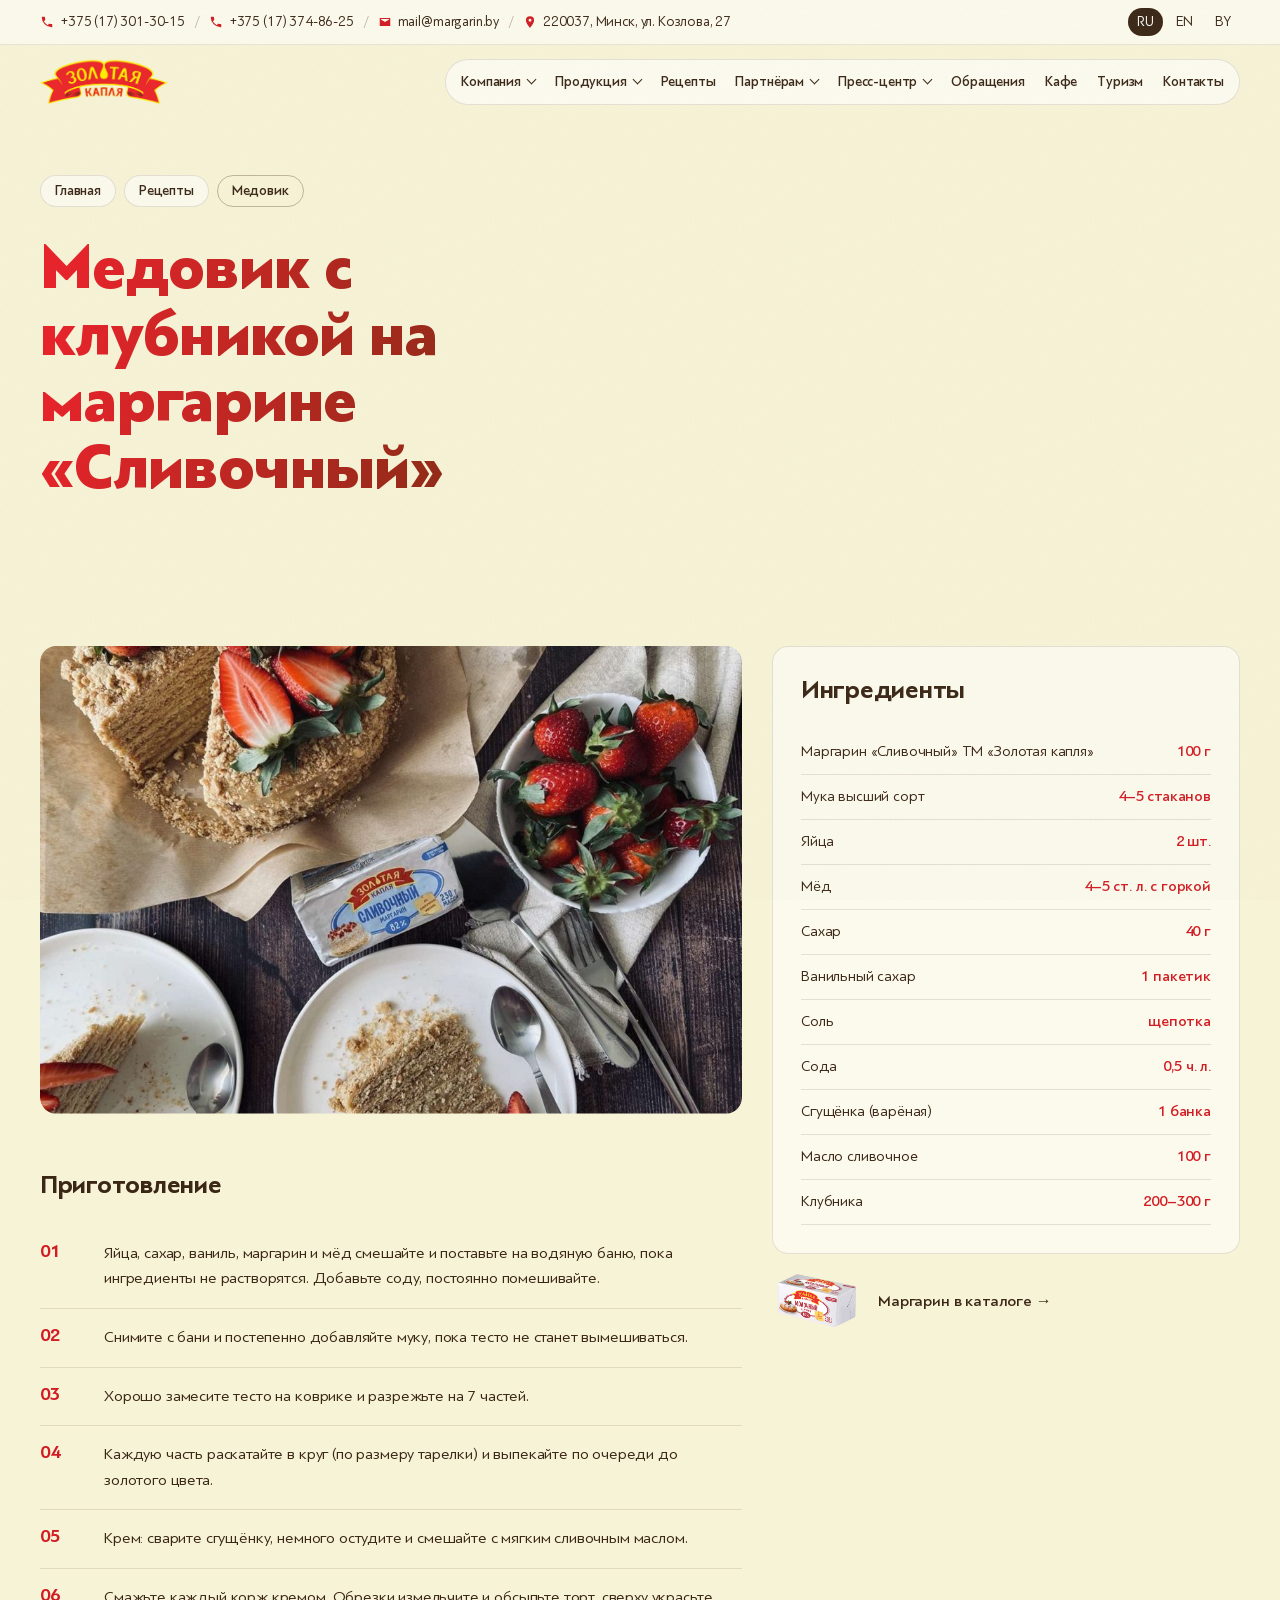
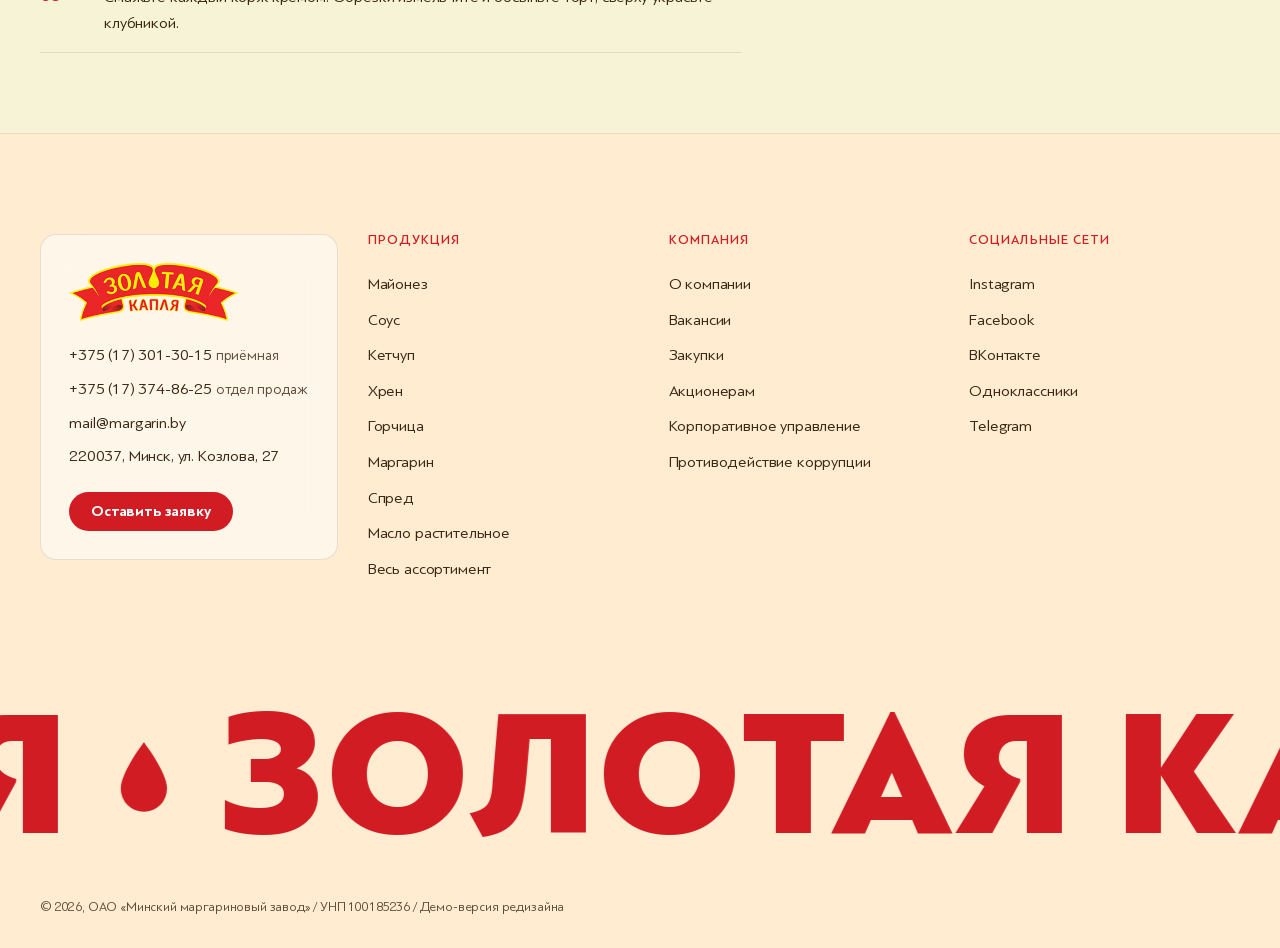
<file: recipe-medovik.html>
<!doctype html><html lang="ru"><head><meta charset="utf-8"><meta name="viewport" content="width=device-width,initial-scale=1">
<title>Медовик с клубникой на маргарине «Сливочный» / Золотая капля</title>

<link rel="stylesheet" href="style.css"></head><body class="inner-page">
<div class="grain" aria-hidden="true"></div>
<header class="top inner">
 <div class="util"><div class="util-in">
  <a href="tel:+375173013015"><svg viewBox="0 0 24 24" aria-hidden="true"><path d="M6.6 10.8a15.1 15.1 0 0 0 6.6 6.6l2.2-2.2c.3-.3.7-.4 1-.2 1.1.4 2.3.6 3.6.6.6 0 1 .4 1 1V20c0 .6-.4 1-1 1A17 17 0 0 1 3 4c0-.6.4-1 1-1h3.5c.6 0 1 .4 1 1 0 1.3.2 2.5.6 3.6.1.3 0 .7-.2 1z"/></svg>+375 (17) 301-30-15 <em>приёмная</em></a><i>/</i>
  <a href="tel:+375173748625"><svg viewBox="0 0 24 24" aria-hidden="true"><path d="M6.6 10.8a15.1 15.1 0 0 0 6.6 6.6l2.2-2.2c.3-.3.7-.4 1-.2 1.1.4 2.3.6 3.6.6.6 0 1 .4 1 1V20c0 .6-.4 1-1 1A17 17 0 0 1 3 4c0-.6.4-1 1-1h3.5c.6 0 1 .4 1 1 0 1.3.2 2.5.6 3.6.1.3 0 .7-.2 1z"/></svg>+375 (17) 374-86-25 <em>отдел продаж</em></a><i>/</i>
  <a href="mailto:mail@margarin.by"><svg viewBox="0 0 24 24" aria-hidden="true"><path d="M3 5h18v14H3zm2 2v.5l7 4.5 7-4.5V7z"/></svg>mail@margarin.by</a><i>/</i>
  <a href="contacts.html"><svg viewBox="0 0 24 24" aria-hidden="true"><path d="M12 2a7 7 0 0 0-7 7c0 5 7 13 7 13s7-8 7-13a7 7 0 0 0-7-7zm0 9.5A2.5 2.5 0 1 1 12 6.5a2.5 2.5 0 0 1 0 5z"/></svg>220037, Минск, ул. Козлова, 27</a>
  <span class="lang"><a href="index.html" aria-current="true">RU</a><a href="https://margarin.by/en/">EN</a><a href="https://margarin.by/by/">BY</a></span>
 </div></div>
 <div class="bar">
  <a href="index.html" class="logo"><img src="assets/logo.png" alt="Золотая капля"></a>
  <nav class="menu" id="menu" aria-label="Главное меню"><ul><li class="has-sub"><a href="about.html">Компания</a><ul class="msub"><li><a href="about.html">О компании</a></li><li><a href="https://margarin.by/vacancies/">Вакансии</a></li><li><a href="https://margarin.by/korporativnoe-upravlenie/struktura-korporativnogo-upravleniya-oao-minskij-margarinovyj-zavod/">Корпоративное управление: структура</a></li><li><a href="https://margarin.by/korporativnoe-upravlenie/korporativnyj-sekretar-oao-minskij-margarinovyj-zavod/">Корпоративный секретарь</a></li><li><a href="https://margarin.by/dokumenty-po-korporativnomu-upravleniyu/">Документы по корпоративному управлению</a></li><li><a href="https://margarin.by/protivodejstvie-korrupczii/">Противодействие коррупции</a></li><li><a href="https://margarin.by/politika/">Политика</a></li><li><a href="https://margarin.by/kachestvo-okazaniya-uslug/">Качество оказания услуг</a></li></ul></li><li class="has-sub"><a href="catalog.html">Продукция</a><ul class="msub"><li><a href="majonez.html">Майонез</a></li><li><a href="https://margarin.by/product/sous/">Соус</a></li><li><a href="https://margarin.by/product/ketchup/">Кетчуп</a></li><li><a href="https://margarin.by/product/hren/">Хрен</a></li><li><a href="https://margarin.by/product/gorchicza/">Горчица</a></li><li><a href="https://margarin.by/product/margarin/">Маргарин</a></li><li><a href="https://margarin.by/product/spred/">Спред</a></li><li><a href="https://margarin.by/product/maslo-rastitelnoe/">Масло растительное</a></li><li><a href="https://margarin.by/product/zhir-kulinarnyj-i-konditerskij/">Жир кулинарный и кондитерский</a></li><li><a href="https://margarin.by/product/inaya-produkcziya/">Иная продукция</a></li><li><a href="https://margarin.by/product/tomatnaya-gruppa/">Томатная группа</a></li><li><a href="https://margarin.by/product/gastronomicheskie-sousy/">Гастрономические соусы</a></li><li><a href="catalog.html">Весь ассортимент</a></li></ul></li><li><a href="recipes.html">Рецепты</a></li><li class="has-sub"><a href="partners.html">Партнёрам</a><ul class="msub"><li><a href="partners.html">Партнёрам</a></li><li><a href="https://margarin.by/partners/zakupki/">Закупки</a></li></ul></li><li class="has-sub"><a href="https://margarin.by/press-centr/news/">Пресс-центр</a><ul class="msub"><li><a href="https://margarin.by/press-centr/news/">Новости</a></li><li><a href="https://margarin.by/press-centr/dlya-akczionerov/o-sobraniyah-akczionerov/">Акционерам: о собраниях</a></li><li><a href="https://margarin.by/press-centr/dlya-akczionerov/o-sobraniyah-akczionerov/raskrytie-informaczii/">Раскрытие информации</a></li><li><a href="https://margarin.by/press-centr/dlya-akczionerov/o-vyplate-dividendov-za-2021-god/">О выплате дивидендов за 2024 год</a></li><li><a href="https://margarin.by/press-centr/dlya-akczionerov/o-sobraniyah-akczionerov/o-sovershennyh-krupnyh-sdelkah/">О совершённых крупных сделках</a></li></ul></li><li><a href="https://margarin.by/obrashheniya/">Обращения</a></li><li><a href="https://margarin.by/kafe/">Кафе</a></li><li><a href="https://margarin.by/turizm/">Туризм</a></li><li><a href="contacts.html">Контакты</a></li></ul></nav>
  <a class="call pill" href="tel:+375173748625" aria-label="Позвонить в отдел продаж">Позвонить</a>
  <button class="burger pill glass" aria-label="Меню" aria-controls="menu" aria-expanded="false">Меню</button>
 </div>
</header>
<section class="phead"><div class="wrap"><nav class="crumbs" aria-label="Навигация"><a class="pill glass" href="index.html">Главная</a><a class="pill glass" href="recipes.html">Рецепты</a><span class="pill line" aria-current="page">Медовик</span></nav><h1 class="grad ptitle">Медовик с клубникой на маргарине «Сливочный»</h1></div></section>
<main><section class="sec"><div class="wrap rec">
 <div class="rec-l"><figure class="rec-ph"><img src="assets/medovik.jpg" alt="Медовик с клубникой"></figure>
 <h2 class="sub">Приготовление</h2><ol class="steps"><li>Яйца, сахар, ваниль, маргарин и мёд смешайте и поставьте на водяную баню, пока ингредиенты не растворятся. Добавьте соду, постоянно помешивайте.</li><li>Снимите с бани и постепенно добавляйте муку, пока тесто не станет вымешиваться.</li><li>Хорошо замесите тесто на коврике и разрежьте на 7 частей.</li><li>Каждую часть раскатайте в круг (по размеру тарелки) и выпекайте по очереди до золотого цвета.</li><li>Крем: сварите сгущёнку, немного остудите и смешайте с мягким сливочным маслом.</li><li>Смажьте каждый корж кремом. Обрезки измельчите и обсыпьте торт, сверху украсьте клубникой.</li></ol></div>
 <aside class="rec-r"><div class="ingbox glass"><h2 class="sub" style="margin-top:0">Ингредиенты</h2><ul><li><span>Маргарин «Сливочный» ТМ «Золотая капля»</span><b>100 г</b></li><li><span>Мука высший сорт</span><b>4–5 стаканов</b></li><li><span>Яйца</span><b>2 шт.</b></li><li><span>Мёд</span><b>4–5 ст. л. с горкой</b></li><li><span>Сахар</span><b>40 г</b></li><li><span>Ванильный сахар</span><b>1 пакетик</b></li><li><span>Соль</span><b>щепотка</b></li><li><span>Сода</span><b>0,5 ч. л.</b></li><li><span>Сгущёнка (варёная)</span><b>1 банка</b></li><li><span>Масло сливочное</span><b>100 г</b></li><li><span>Клубника</span><b>200–300 г</b></li></ul></div>
 <a class="prodlink" href="catalog.html"><img src="assets/pack-margarin.png" alt=""><span>Маргарин в каталоге →</span></a></aside></div></section></main>
<footer class="foot" id="contacts">
 <div class="wrap fgrid">
  <div class="fcard glass"><img src="assets/logo.png" alt="Золотая капля" width="170">
   <a href="tel:+375173013015">+375 (17) 301-30-15 <em>приёмная</em></a><a href="tel:+375173748625">+375 (17) 374-86-25 <em>отдел продаж</em></a><a href="mailto:mail@margarin.by">mail@margarin.by</a><span>220037, Минск, ул. Козлова, 27</span>
   <a class="pill solid" href="partners.html#form">Оставить заявку</a></div>
  <div class="fcol"><p class="kick">Продукция</p><ul><li><a href="majonez.html">Майонез</a></li><li><a href="https://margarin.by/product/sous/">Соус</a></li><li><a href="https://margarin.by/product/ketchup/">Кетчуп</a></li><li><a href="https://margarin.by/product/hren/">Хрен</a></li><li><a href="https://margarin.by/product/gorchicza/">Горчица</a></li><li><a href="https://margarin.by/product/margarin/">Маргарин</a></li><li><a href="https://margarin.by/product/spred/">Спред</a></li><li><a href="https://margarin.by/product/maslo-rastitelnoe/">Масло растительное</a></li><li><a href="catalog.html">Весь ассортимент</a></li></ul></div><div class="fcol"><p class="kick">Компания</p><ul><li><a href="about.html">О компании</a></li><li><a href="https://margarin.by/vacancies/">Вакансии</a></li><li><a href="https://margarin.by/partners/zakupki/">Закупки</a></li><li><a href="https://margarin.by/press-centr/dlya-akczionerov/o-sobraniyah-akczionerov/">Акционерам</a></li><li><a href="https://margarin.by/korporativnoe-upravlenie/struktura-korporativnogo-upravleniya-oao-minskij-margarinovyj-zavod/">Корпоративное управление</a></li><li><a href="https://margarin.by/protivodejstvie-korrupczii/">Противодействие коррупции</a></li></ul></div><div class="fcol"><p class="kick">Социальные сети</p><ul><li><a href="https://www.instagram.com/zolotaya.kaplya/" target=_blank rel=noopener>Instagram</a></li><li><a href="https://www.facebook.com/Золотая-капля-111046814031372/" target=_blank rel=noopener>Facebook</a></li><li><a href="https://vk.com/club196936487" target=_blank rel=noopener>ВКонтакте</a></li><li><a href="https://ok.ru/group/63761219059759" target=_blank rel=noopener>Одноклассники</a></li><li><a href="https://t.me/zolotayakaplya/" target=_blank rel=noopener>Telegram</a></li></ul></div>
 </div>
 <div class="caps" aria-hidden="true"><div class="caps-track" id="capsTrack"><div class="caps-set"><span class="cw">ЗОЛОТАЯ КАПЛЯ</span><svg class="cdrop" viewBox="0 0 24 32" aria-hidden="true"><path d="M12 1C12 1 2 14 2 21a10 10 0 0 0 20 0C22 14 12 1 12 1z"/></svg><span class="cw">ЗОЛОТАЯ КАПЛЯ</span><svg class="cdrop" viewBox="0 0 24 32" aria-hidden="true"><path d="M12 1C12 1 2 14 2 21a10 10 0 0 0 20 0C22 14 12 1 12 1z"/></svg><span class="cw">ЗОЛОТАЯ КАПЛЯ</span><svg class="cdrop" viewBox="0 0 24 32" aria-hidden="true"><path d="M12 1C12 1 2 14 2 21a10 10 0 0 0 20 0C22 14 12 1 12 1z"/></svg></div></div></div>
 <div class="wrap legal">© 2026, ОАО «Минский маргариновый завод» / УНП 100185236 / Демо-версия редизайна</div>
</footer>
<script src="main.js"></script></body></html>
</file>
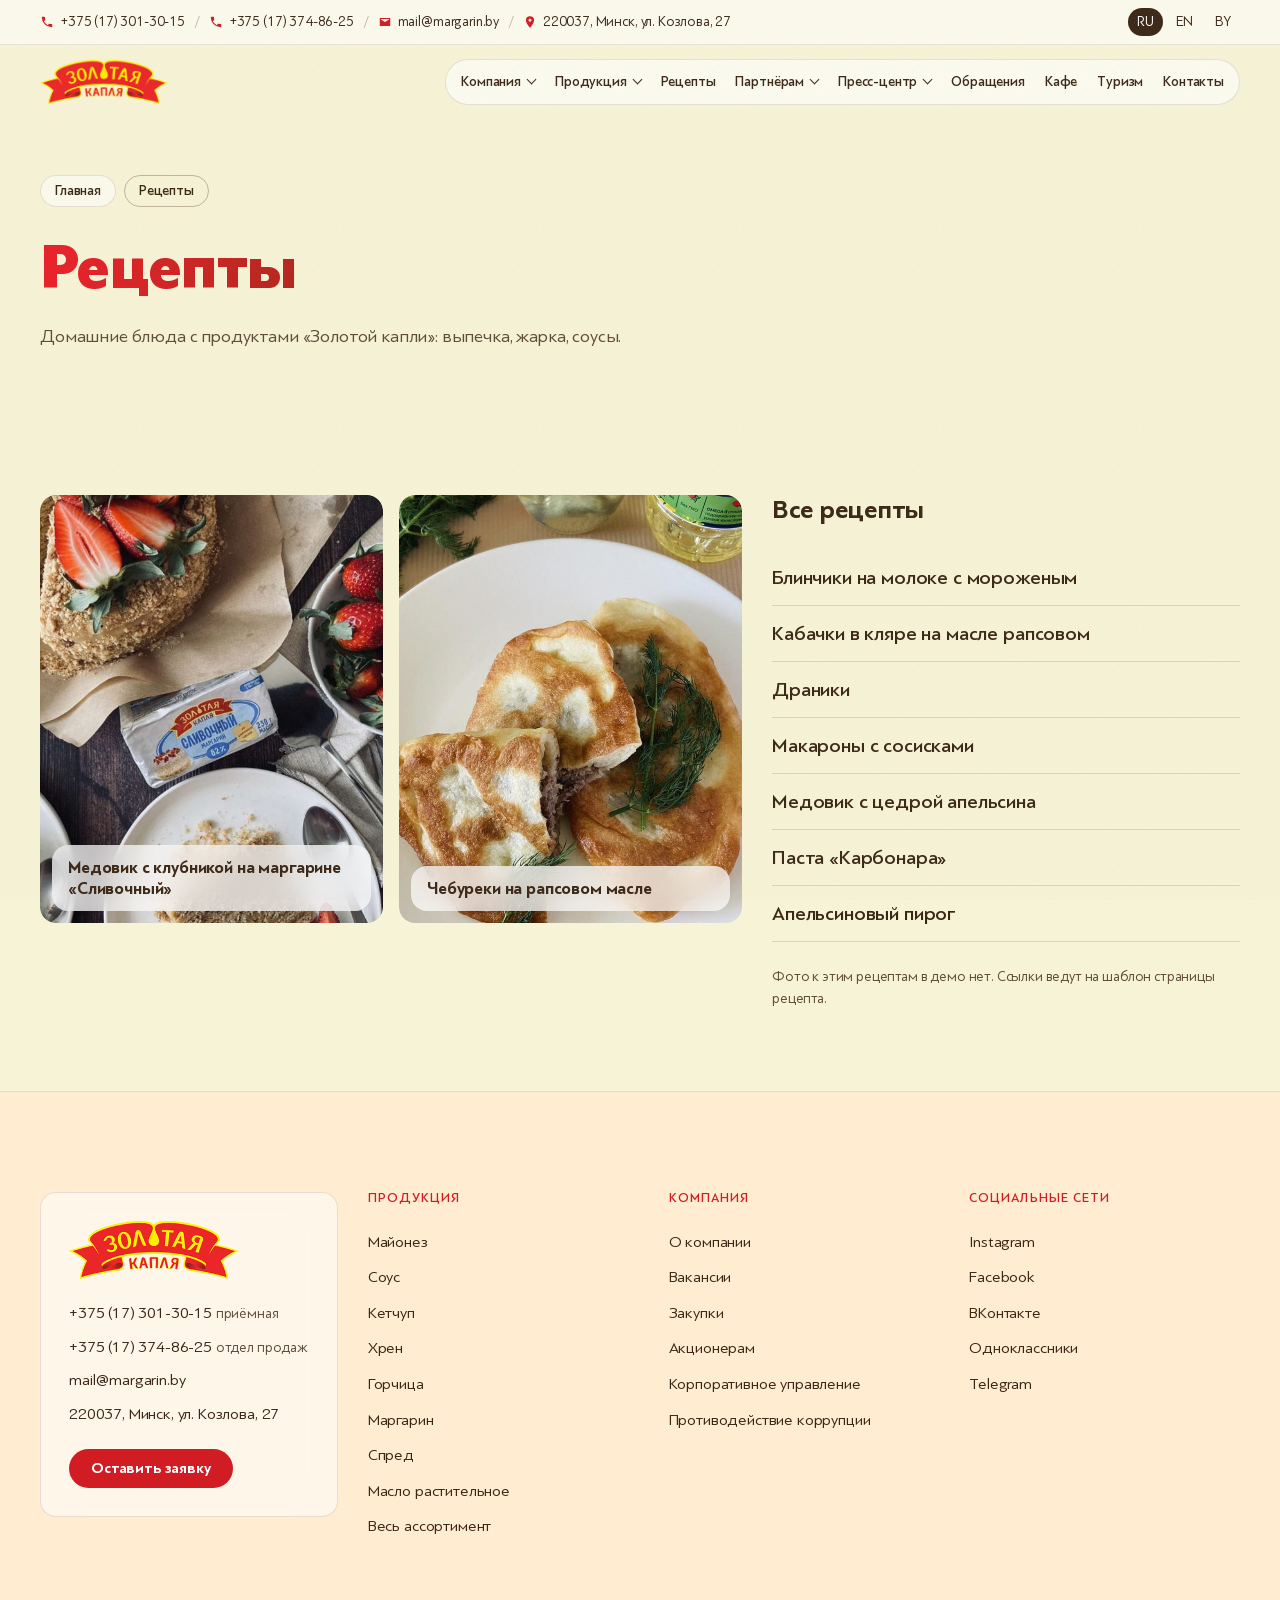
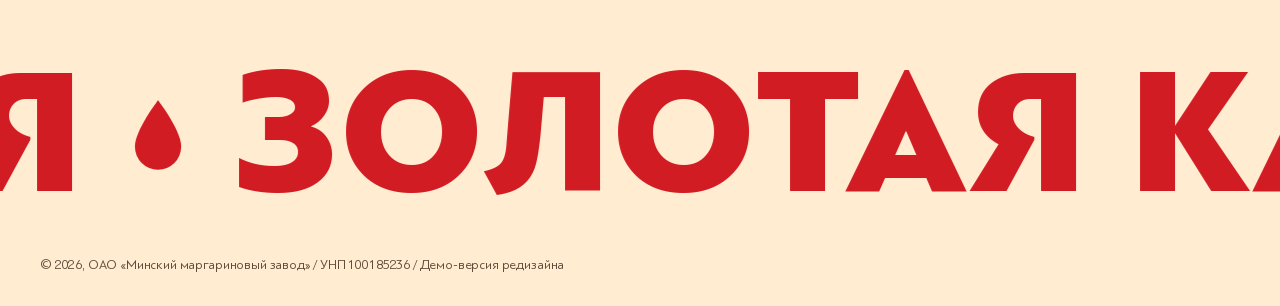
<file: recipes.html>
<!doctype html><html lang="ru"><head><meta charset="utf-8"><meta name="viewport" content="width=device-width,initial-scale=1">
<title>Рецепты / Золотая капля</title>

<link rel="stylesheet" href="style.css"></head><body class="inner-page">
<div class="grain" aria-hidden="true"></div>
<header class="top inner">
 <div class="util"><div class="util-in">
  <a href="tel:+375173013015"><svg viewBox="0 0 24 24" aria-hidden="true"><path d="M6.6 10.8a15.1 15.1 0 0 0 6.6 6.6l2.2-2.2c.3-.3.7-.4 1-.2 1.1.4 2.3.6 3.6.6.6 0 1 .4 1 1V20c0 .6-.4 1-1 1A17 17 0 0 1 3 4c0-.6.4-1 1-1h3.5c.6 0 1 .4 1 1 0 1.3.2 2.5.6 3.6.1.3 0 .7-.2 1z"/></svg>+375 (17) 301-30-15 <em>приёмная</em></a><i>/</i>
  <a href="tel:+375173748625"><svg viewBox="0 0 24 24" aria-hidden="true"><path d="M6.6 10.8a15.1 15.1 0 0 0 6.6 6.6l2.2-2.2c.3-.3.7-.4 1-.2 1.1.4 2.3.6 3.6.6.6 0 1 .4 1 1V20c0 .6-.4 1-1 1A17 17 0 0 1 3 4c0-.6.4-1 1-1h3.5c.6 0 1 .4 1 1 0 1.3.2 2.5.6 3.6.1.3 0 .7-.2 1z"/></svg>+375 (17) 374-86-25 <em>отдел продаж</em></a><i>/</i>
  <a href="mailto:mail@margarin.by"><svg viewBox="0 0 24 24" aria-hidden="true"><path d="M3 5h18v14H3zm2 2v.5l7 4.5 7-4.5V7z"/></svg>mail@margarin.by</a><i>/</i>
  <a href="contacts.html"><svg viewBox="0 0 24 24" aria-hidden="true"><path d="M12 2a7 7 0 0 0-7 7c0 5 7 13 7 13s7-8 7-13a7 7 0 0 0-7-7zm0 9.5A2.5 2.5 0 1 1 12 6.5a2.5 2.5 0 0 1 0 5z"/></svg>220037, Минск, ул. Козлова, 27</a>
  <span class="lang"><a href="index.html" aria-current="true">RU</a><a href="https://margarin.by/en/">EN</a><a href="https://margarin.by/by/">BY</a></span>
 </div></div>
 <div class="bar">
  <a href="index.html" class="logo"><img src="assets/logo.png" alt="Золотая капля"></a>
  <nav class="menu" id="menu" aria-label="Главное меню"><ul><li class="has-sub"><a href="about.html">Компания</a><ul class="msub"><li><a href="about.html">О компании</a></li><li><a href="https://margarin.by/vacancies/">Вакансии</a></li><li><a href="https://margarin.by/korporativnoe-upravlenie/struktura-korporativnogo-upravleniya-oao-minskij-margarinovyj-zavod/">Корпоративное управление: структура</a></li><li><a href="https://margarin.by/korporativnoe-upravlenie/korporativnyj-sekretar-oao-minskij-margarinovyj-zavod/">Корпоративный секретарь</a></li><li><a href="https://margarin.by/dokumenty-po-korporativnomu-upravleniyu/">Документы по корпоративному управлению</a></li><li><a href="https://margarin.by/protivodejstvie-korrupczii/">Противодействие коррупции</a></li><li><a href="https://margarin.by/politika/">Политика</a></li><li><a href="https://margarin.by/kachestvo-okazaniya-uslug/">Качество оказания услуг</a></li></ul></li><li class="has-sub"><a href="catalog.html">Продукция</a><ul class="msub"><li><a href="majonez.html">Майонез</a></li><li><a href="https://margarin.by/product/sous/">Соус</a></li><li><a href="https://margarin.by/product/ketchup/">Кетчуп</a></li><li><a href="https://margarin.by/product/hren/">Хрен</a></li><li><a href="https://margarin.by/product/gorchicza/">Горчица</a></li><li><a href="https://margarin.by/product/margarin/">Маргарин</a></li><li><a href="https://margarin.by/product/spred/">Спред</a></li><li><a href="https://margarin.by/product/maslo-rastitelnoe/">Масло растительное</a></li><li><a href="https://margarin.by/product/zhir-kulinarnyj-i-konditerskij/">Жир кулинарный и кондитерский</a></li><li><a href="https://margarin.by/product/inaya-produkcziya/">Иная продукция</a></li><li><a href="https://margarin.by/product/tomatnaya-gruppa/">Томатная группа</a></li><li><a href="https://margarin.by/product/gastronomicheskie-sousy/">Гастрономические соусы</a></li><li><a href="catalog.html">Весь ассортимент</a></li></ul></li><li><a href="recipes.html">Рецепты</a></li><li class="has-sub"><a href="partners.html">Партнёрам</a><ul class="msub"><li><a href="partners.html">Партнёрам</a></li><li><a href="https://margarin.by/partners/zakupki/">Закупки</a></li></ul></li><li class="has-sub"><a href="https://margarin.by/press-centr/news/">Пресс-центр</a><ul class="msub"><li><a href="https://margarin.by/press-centr/news/">Новости</a></li><li><a href="https://margarin.by/press-centr/dlya-akczionerov/o-sobraniyah-akczionerov/">Акционерам: о собраниях</a></li><li><a href="https://margarin.by/press-centr/dlya-akczionerov/o-sobraniyah-akczionerov/raskrytie-informaczii/">Раскрытие информации</a></li><li><a href="https://margarin.by/press-centr/dlya-akczionerov/o-vyplate-dividendov-za-2021-god/">О выплате дивидендов за 2024 год</a></li><li><a href="https://margarin.by/press-centr/dlya-akczionerov/o-sobraniyah-akczionerov/o-sovershennyh-krupnyh-sdelkah/">О совершённых крупных сделках</a></li></ul></li><li><a href="https://margarin.by/obrashheniya/">Обращения</a></li><li><a href="https://margarin.by/kafe/">Кафе</a></li><li><a href="https://margarin.by/turizm/">Туризм</a></li><li><a href="contacts.html">Контакты</a></li></ul></nav>
  <a class="call pill" href="tel:+375173748625" aria-label="Позвонить в отдел продаж">Позвонить</a>
  <button class="burger pill glass" aria-label="Меню" aria-controls="menu" aria-expanded="false">Меню</button>
 </div>
</header>
<section class="phead"><div class="wrap"><nav class="crumbs" aria-label="Навигация"><a class="pill glass" href="index.html">Главная</a><span class="pill line" aria-current="page">Рецепты</span></nav><h1 class="grad ptitle">Рецепты</h1><p class="plead">Домашние блюда с продуктами «Золотой капли»: выпечка, жарка, соусы.</p></div></section>
<main><section class="sec"><div class="wrap rlay"><div class="rbigs"><a class="rbig" href="recipe-medovik.html"><img src="assets/medovik.jpg" alt="" loading="lazy"><span>Медовик с клубникой на маргарине «Сливочный»</span></a><a class="rbig" href="recipe-medovik.html"><img src="assets/cheburek.jpg" alt="" loading="lazy"><span>Чебуреки на рапсовом масле</span></a></div><div><h2 class="sub" style="margin-top:0">Все рецепты</h2><ul class="rlist"><li><a href="recipe-medovik.html">Блинчики на молоке с мороженым</a></li><li><a href="recipe-medovik.html">Кабачки в кляре на масле рапсовом</a></li><li><a href="recipe-medovik.html">Драники</a></li><li><a href="recipe-medovik.html">Макароны с сосисками</a></li><li><a href="recipe-medovik.html">Медовик с цедрой апельсина</a></li><li><a href="recipe-medovik.html">Паста «Карбонара»</a></li><li><a href="recipe-medovik.html">Апельсиновый пирог</a></li></ul><p class="gap-note">Фото к этим рецептам в демо нет. Ссылки ведут на шаблон страницы рецепта.</p></div></div></section></main>
<footer class="foot" id="contacts">
 <div class="wrap fgrid">
  <div class="fcard glass"><img src="assets/logo.png" alt="Золотая капля" width="170">
   <a href="tel:+375173013015">+375 (17) 301-30-15 <em>приёмная</em></a><a href="tel:+375173748625">+375 (17) 374-86-25 <em>отдел продаж</em></a><a href="mailto:mail@margarin.by">mail@margarin.by</a><span>220037, Минск, ул. Козлова, 27</span>
   <a class="pill solid" href="partners.html#form">Оставить заявку</a></div>
  <div class="fcol"><p class="kick">Продукция</p><ul><li><a href="majonez.html">Майонез</a></li><li><a href="https://margarin.by/product/sous/">Соус</a></li><li><a href="https://margarin.by/product/ketchup/">Кетчуп</a></li><li><a href="https://margarin.by/product/hren/">Хрен</a></li><li><a href="https://margarin.by/product/gorchicza/">Горчица</a></li><li><a href="https://margarin.by/product/margarin/">Маргарин</a></li><li><a href="https://margarin.by/product/spred/">Спред</a></li><li><a href="https://margarin.by/product/maslo-rastitelnoe/">Масло растительное</a></li><li><a href="catalog.html">Весь ассортимент</a></li></ul></div><div class="fcol"><p class="kick">Компания</p><ul><li><a href="about.html">О компании</a></li><li><a href="https://margarin.by/vacancies/">Вакансии</a></li><li><a href="https://margarin.by/partners/zakupki/">Закупки</a></li><li><a href="https://margarin.by/press-centr/dlya-akczionerov/o-sobraniyah-akczionerov/">Акционерам</a></li><li><a href="https://margarin.by/korporativnoe-upravlenie/struktura-korporativnogo-upravleniya-oao-minskij-margarinovyj-zavod/">Корпоративное управление</a></li><li><a href="https://margarin.by/protivodejstvie-korrupczii/">Противодействие коррупции</a></li></ul></div><div class="fcol"><p class="kick">Социальные сети</p><ul><li><a href="https://www.instagram.com/zolotaya.kaplya/" target=_blank rel=noopener>Instagram</a></li><li><a href="https://www.facebook.com/Золотая-капля-111046814031372/" target=_blank rel=noopener>Facebook</a></li><li><a href="https://vk.com/club196936487" target=_blank rel=noopener>ВКонтакте</a></li><li><a href="https://ok.ru/group/63761219059759" target=_blank rel=noopener>Одноклассники</a></li><li><a href="https://t.me/zolotayakaplya/" target=_blank rel=noopener>Telegram</a></li></ul></div>
 </div>
 <div class="caps" aria-hidden="true"><div class="caps-track" id="capsTrack"><div class="caps-set"><span class="cw">ЗОЛОТАЯ КАПЛЯ</span><svg class="cdrop" viewBox="0 0 24 32" aria-hidden="true"><path d="M12 1C12 1 2 14 2 21a10 10 0 0 0 20 0C22 14 12 1 12 1z"/></svg><span class="cw">ЗОЛОТАЯ КАПЛЯ</span><svg class="cdrop" viewBox="0 0 24 32" aria-hidden="true"><path d="M12 1C12 1 2 14 2 21a10 10 0 0 0 20 0C22 14 12 1 12 1z"/></svg><span class="cw">ЗОЛОТАЯ КАПЛЯ</span><svg class="cdrop" viewBox="0 0 24 32" aria-hidden="true"><path d="M12 1C12 1 2 14 2 21a10 10 0 0 0 20 0C22 14 12 1 12 1z"/></svg></div></div></div>
 <div class="wrap legal">© 2026, ОАО «Минский маргариновый завод» / УНП 100185236 / Демо-версия редизайна</div>
</footer>
<script src="main.js"></script></body></html>
</file>
<file: style.css>
@font-face{font-family:'PFBagueSansPro';src:url(fonts/PFBagueSansPro.woff) format('woff');font-weight:400;font-style:normal;font-display:swap}
@font-face{font-family:'PFBagueSansPro';src:url(fonts/PFBagueSansPro-Medium.woff) format('woff');font-weight:500;font-style:normal;font-display:swap}
@font-face{font-family:'PFBagueSansPro';src:url(fonts/PFBagueSansPro-Bold.woff) format('woff');font-weight:700;font-style:normal;font-display:swap}
@font-face{font-family:'PFBagueSansPro';src:url(fonts/PFBagueSansPro-Black.woff) format('woff');font-weight:900;font-style:normal;font-display:swap}
:root{--bg:#F7F3D6;--bg2:#FFECD1;--ink:#3B2716;--mute:#5E4A38;--acc:#D21C23;--e:cubic-bezier(.215,.61,.355,1);--disp:'PFBagueSansPro',sans-serif;--txt:'PFBagueSansPro',sans-serif}
*{box-sizing:border-box;margin:0;padding:0}html{scroll-behavior:smooth}body{background:var(--bg);color:var(--ink);font:400 16px/1.6 var(--txt);letter-spacing:-.01em;overflow-x:hidden}
img{display:block;max-width:100%}a{color:inherit;text-decoration:none}ul{list-style:none}
.grain{position:fixed;inset:0;z-index:100;pointer-events:none;opacity:.05;background-image:url("data:image/svg+xml,%3Csvg xmlns='http://www.w3.org/2000/svg' width='200' height='200'%3E%3Cfilter id='n'%3E%3CfeTurbulence type='fractalNoise' baseFrequency='.85' numOctaves='3' stitchTiles='stitch'/%3E%3C/filter%3E%3Crect width='200' height='200' filter='url(%23n)'/%3E%3C/svg%3E");background-size:200px 200px}
.wrap{max-width:1520px;margin:0 auto;padding:0 40px}
.pill{display:inline-flex;align-items:center;gap:8px;border-radius:999px;padding:12px 22px;font:500 15px/1 var(--txt);transition:background .3s var(--e),color .3s var(--e),border-color .3s var(--e)}
.glass{background:rgba(255,255,255,.55);backdrop-filter:blur(18px);-webkit-backdrop-filter:blur(18px);border:1px solid rgba(59,39,22,.12)}
.solid{background:var(--acc);color:#fff;font-weight:700}.solid:hover{background:var(--ink);color:#fff}
.line{border:1px solid rgba(59,39,22,.3)}.line:hover,.glass:hover{border-color:var(--acc);color:var(--acc)}
.kick{font:500 13px/1 var(--txt);text-transform:uppercase;letter-spacing:.08em;color:var(--acc);margin-bottom:20px}
h2{font:700 clamp(30px,3.4vw,52px)/1.08 var(--disp);letter-spacing:-.01em}
/* header */
.top{position:absolute;z-index:20;top:0;left:0;right:0;display:flex;align-items:center;gap:24px;padding:24px 40px}
.logo img{height:52px;width:auto}
.menu{display:flex;gap:4px;margin-left:auto;padding:6px;border-radius:999px;background:rgba(255,255,255,.55);backdrop-filter:blur(18px);-webkit-backdrop-filter:blur(18px);border:1px solid rgba(59,39,22,.12)}
.menu a{padding:10px 20px;border-radius:999px;font-weight:500;transition:background .3s var(--e)}.menu a:hover{background:rgba(59,39,22,.08)}
.lang{display:flex;gap:6px}.lang .pill{padding:10px 14px;font-size:13px}.burger{display:none;color:var(--ink);cursor:pointer}
/* hero */
.hero{position:relative;height:100vh;min-height:680px;overflow:hidden}
.hero-bg{position:absolute;inset:0;width:100%;height:100%;object-fit:cover;object-position:40% 50%}
.hero-shade{position:absolute;inset:0;background:linear-gradient(90deg,rgba(247,243,214,0) 30%,rgba(247,243,214,.82) 66%),linear-gradient(0deg,rgba(247,243,214,.7),rgba(247,243,214,0) 40%)}

.hero-col{position:absolute;right:40px;top:50%;transform:translateY(-50%);width:39vw;max-width:620px}
.grad{font:900 clamp(34px,3.9vw,64px)/1.04 var(--disp);letter-spacing:-.01em;background:linear-gradient(100deg,#E82028 5%,#7A2A10 85%);-webkit-background-clip:text;background-clip:text;color:transparent}
.hero-col p{margin:24px 0 32px;max-width:500px;color:#4A3423;font-size:17px}.btns{display:flex;gap:12px;flex-wrap:wrap}
.hero-facts{position:absolute;left:40px;bottom:40px;display:flex;gap:0;border-radius:24px;padding:20px 8px}
.hero-facts li{padding:0 24px;border-left:1px solid rgba(59,39,22,.15)}.hero-facts li:first-child{border:0}
.hero-facts b{display:block;font:700 28px/1.1 var(--disp);color:var(--acc)}.hero-facts span{font-size:14px;color:#4A3423}
/* tape */
.tape{padding:120px 0;overflow:hidden}
.track{display:flex;gap:12px;width:max-content;will-change:transform}
.track figure{position:relative;flex:0 0 420px;height:270px;border-radius:16px;overflow:hidden;background:var(--bg2)}
.track figure img{width:100%;height:100%;object-fit:cover}.track .pack{background:#FFF8E6}.track .pack img{object-fit:contain;padding:18px}
.track figcaption{position:absolute;left:12px;bottom:12px;font-size:13px;padding:9px 14px;color:var(--ink)}
/* split */
.split{padding:80px 0 140px}.split .wrap{display:grid;grid-template-columns:1fr 1fr;gap:30px}
.split-l h2{max-width:39vw}.split-r{padding-top:44px}.lead{color:var(--mute);font-size:18px;max-width:560px}
.chips{display:flex;flex-wrap:wrap;gap:10px;margin:36px 0 48px}
.spec{border-top:1px solid rgba(59,39,22,.15)}.spec div{display:grid;grid-template-columns:220px 1fr;gap:20px;padding:18px 0;border-bottom:1px solid rgba(59,39,22,.15)}.spec dt{font-weight:700}.spec dd{color:var(--mute)}
/* recipe */
.recipe{padding:80px 0}.recipe .wrap{display:grid;grid-template-columns:1.45fr 1fr;gap:30px;align-items:end}
.recipe-ph{border-radius:16px;overflow:hidden;aspect-ratio:3/2}.recipe-ph img{width:100%;height:100%;object-fit:cover}
.recipe-tx{padding:0 0 10px 40px}.recipe-tx p:not(.kick){color:var(--mute);margin:24px 0 32px}
/* partners */
.partners{padding:140px 0}.partners .wrap{display:grid;grid-template-columns:39fr 61fr;gap:30px}
.p-l p:not(.kick){color:var(--mute);margin:24px 0 32px;max-width:440px}
.countries{display:grid;grid-template-columns:repeat(3,1fr);align-content:start;border-top:1px solid rgba(59,39,22,.15)}
.countries li{padding:16px 0;border-bottom:1px solid rgba(59,39,22,.15);font:500 20px/1.3 var(--disp)}
/* footer */
.foot{padding:120px 0 30px;background:var(--bg2)}.foot-row{display:grid;grid-template-columns:repeat(4,1fr);gap:30px}.foot-row a,.foot-row span{font-size:18px}
.caps{overflow:hidden;margin:100px 0 30px;white-space:nowrap;line-height:.82}
.caps{text-align:center}.caps span{display:inline-block;font:900 100px/1 var(--disp);letter-spacing:0;text-transform:uppercase;color:var(--acc);text-align:center}
.legal{font-size:13px;color:var(--mute)}
@media(max-width:900px){
 .wrap{padding:0 20px}.top{padding:16px 20px}.logo img{height:40px}.menu,.lang{display:none}.burger{display:inline-flex;margin-left:auto;padding:10px 16px}
 .hero{height:100svh;min-height:640px}.hero-bg{object-position:30% 50%}
 .hero-shade{background:linear-gradient(0deg,rgba(247,243,214,.95) 30%,rgba(247,243,214,0) 65%)}
 .hero-corner.tl{left:20px;top:84px}.hero-col{left:20px;right:20px;top:auto;bottom:120px;transform:none;width:auto}.hero-col p{font-size:15px;margin:14px 0 20px}
 .grad{font-size:30px}.hero-facts{left:20px;right:20px;bottom:20px;padding:14px 0}.hero-facts li{padding:0 12px;flex:1}.hero-facts b{font-size:18px}.hero-facts span{font-size:11px;line-height:1.3;display:block}
 .tape{padding:80px 0}.track figure{flex-basis:300px;height:193px}
 .split .wrap,.recipe .wrap,.partners .wrap{grid-template-columns:1fr}.split-l h2{max-width:none}.split-r{padding-top:0}.recipe-tx{padding:0}
 .spec div{grid-template-columns:1fr;gap:4px}.hero-bg{object-position:38% 20%}.countries{grid-template-columns:1fr 1fr}.countries li{font-size:15px}.foot-row{grid-template-columns:1fr 1fr}.partners{padding:80px 0}.split{padding:80px 0}.foot{padding:80px 0 24px}
}
@media(prefers-reduced-motion:reduce){*{transition:none!important;scroll-behavior:auto!important}}
.hero-corner .pill{background:rgba(255,255,255,.62);color:var(--ink)}
.foot-row a{white-space:nowrap}
@media(max-width:900px){.hero-bg{height:50%;object-position:38% 12%}.burger{background:rgba(255,255,255,.62)}.hero-shade{background:linear-gradient(0deg,var(--bg) 42%,rgba(247,243,214,0) 60%)}.hero-col{bottom:118px}.foot-row a{font-size:16px}}
.contacts{display:flex;flex-wrap:wrap;gap:8px;max-width:46vw}.contacts .pill{padding:9px 16px;font-size:14px;background:rgba(255,255,255,.62)}
.call{display:none}
@media(max-width:900px){.contacts{display:none}.call{display:inline-flex;margin-left:auto;padding:10px 16px;background:var(--acc);color:#fff;font-weight:700;border:0}.burger{margin-left:0}}
@media(max-width:900px){.hero-bg{-webkit-mask-image:linear-gradient(180deg,#000 70%,transparent);mask-image:linear-gradient(180deg,#000 70%,transparent)}}
.hero-shade{mix-blend-mode:normal}.track figcaption{color:var(--ink)}
/* ---------- inner pages ---------- */
.top.inner{position:relative;background:transparent}
.hcontacts{display:flex;flex-wrap:wrap;gap:8px;padding-bottom:8px}.hcontacts .pill{padding:8px 14px;font-size:14px}
.phead{padding:56px 0 64px}.crumbs{display:flex;flex-wrap:wrap;gap:8px;margin-bottom:28px}.crumbs .pill{padding:8px 14px;font-size:14px}
.ptitle{font-size:clamp(34px,5vw,76px);max-width:16ch}.plead{max-width:640px;color:var(--mute);font-size:18px;margin-top:20px}
.sec{padding:80px 0}.sec.alt{background:var(--bg2)}.sub{font:700 26px/1.2 var(--disp);margin:56px 0 24px}
.gap-note{margin-top:24px;font-size:14px;color:var(--mute)}
/* catalog */
.clist{border-top:1px solid rgba(59,39,22,.15)}
.crow{display:grid;grid-template-columns:70px minmax(220px,1fr) 1.4fr 150px;gap:30px;align-items:center;padding:22px 0;border-bottom:1px solid rgba(59,39,22,.15);transition:background .3s var(--e)}
.crow:hover{background:rgba(255,255,255,.5)}.crow:hover .cname{color:var(--acc)}
.cnum{font:500 14px var(--txt);color:var(--mute)}.cname{font:700 28px/1.1 var(--disp);transition:color .3s var(--e)}.cdesc{color:var(--mute)}
.crow img{width:150px;height:120px;object-fit:contain;mix-blend-mode:multiply}.tmpl{display:block;font-size:12px;margin-top:6px;color:var(--acc)}
/* products */
.plist{display:grid;gap:16px}.prow{display:grid;grid-template-columns:200px 1fr;gap:30px;padding:28px 0;border-bottom:1px solid rgba(59,39,22,.15);align-items:start}
.prow img{width:200px;height:220px;object-fit:contain;mix-blend-mode:multiply}.prow h3{font:700 24px/1.2 var(--disp);margin-bottom:8px}.prow h3 a:hover{color:var(--acc)}
.prow.text{grid-template-columns:1fr 1.3fr}.pmeta{color:var(--mute);margin-bottom:16px}
.spec-d summary{cursor:pointer;list-style:none;margin-bottom:12px;font-size:14px;padding:8px 14px}.spec-d summary::-webkit-details-marker{display:none}
.ptable{width:100%;border-collapse:collapse;font-size:15px}.ptable th{text-align:left;font-weight:500;color:var(--mute);padding:8px 12px 8px 0;border-bottom:1px solid rgba(59,39,22,.25)}.ptable td{padding:10px 12px 10px 0;border-bottom:1px solid rgba(59,39,22,.12)}
.prod{display:grid;grid-template-columns:1fr 1fr;gap:30px;align-items:start}.prod-ph{background:#fff;border-radius:16px;overflow:hidden}.prod-ph img{width:100%;aspect-ratio:1;object-fit:contain}
.facts{display:flex;gap:30px;margin-bottom:28px}.facts b{display:block;font:700 40px/1 var(--disp);color:var(--acc);margin-bottom:6px}.facts li{color:var(--mute);font-size:15px}
.tags{display:flex;flex-wrap:wrap;gap:8px;margin-bottom:32px}.tags .pill{font-size:14px;padding:9px 14px}.prod .btns{margin-top:32px}
/* recipes */
.rlay{display:grid;grid-template-columns:1.5fr 1fr;gap:30px}.rbigs{display:grid;grid-template-columns:1fr 1fr;gap:16px}
.rbig{position:relative;border-radius:16px;overflow:hidden;aspect-ratio:4/5}.rbig img{width:100%;height:100%;object-fit:cover;transition:transform .6s var(--e)}.rbig:hover img{transform:scale(1.03)}
.rbig span{position:absolute;left:12px;right:12px;bottom:12px;background:rgba(255,255,255,.72);backdrop-filter:blur(14px);-webkit-backdrop-filter:blur(14px);border-radius:16px;padding:12px 16px;font:700 17px/1.25 var(--disp)}
.rlist li{border-bottom:1px solid rgba(59,39,22,.15)}.rlist a{display:block;padding:16px 0;font:500 20px var(--disp)}.rlist a:hover{color:var(--acc)}
.rec{display:grid;grid-template-columns:1.5fr 1fr;gap:30px;align-items:start}.rec-ph{border-radius:16px;overflow:hidden}.rec-ph img{width:100%;aspect-ratio:3/2;object-fit:cover}
.steps{counter-reset:s;list-style:none}.steps li{counter-increment:s;display:grid;grid-template-columns:48px 1fr;gap:16px;padding:16px 0;border-bottom:1px solid rgba(59,39,22,.12)}.steps li:before{content:counter(s,decimal-leading-zero);font:700 18px var(--disp);color:var(--acc)}
.rec-r{position:sticky;top:20px}.ingbox{border-radius:16px;padding:28px}.ingbox li{display:flex;justify-content:space-between;gap:16px;padding:10px 0;border-bottom:1px solid rgba(59,39,22,.12);font-size:15px}.ingbox b{font-weight:500;color:var(--acc);text-align:right}
.prodlink{display:flex;align-items:center;gap:16px;margin-top:16px;font:500 16px var(--txt)}.prodlink img{width:90px;mix-blend-mode:multiply}.prodlink:hover{color:var(--acc)}
/* partners */
.chan{display:grid;grid-template-columns:1.2fr 1fr 1fr;gap:30px}.ch{padding-top:24px;border-top:2px solid var(--ink)}.ch h3{font:700 24px/1.2 var(--disp);margin-bottom:14px}.ch p{color:var(--mute)}.ch .cont{margin-top:16px;color:var(--ink);font-weight:500}.ch .cont a:hover{color:var(--acc)}
.docs{display:grid;grid-template-columns:39fr 61fr;gap:30px}
.formlay{display:grid;grid-template-columns:39fr 61fr;gap:30px}.rform{display:grid;grid-template-columns:1fr 1fr;gap:16px}.rform .full{grid-column:1/-1}
.rform label{display:flex;flex-direction:column;gap:6px;font-size:14px;color:var(--mute)}.rform input,.rform select,.rform textarea{font:16px var(--txt);color:var(--ink);padding:14px 16px;border-radius:16px;border:1px solid rgba(59,39,22,.2);background:rgba(255,255,255,.7)}
.rform input:focus,.rform select:focus,.rform textarea:focus{outline:2px solid var(--acc);outline-offset:1px}.rform button{justify-content:center;border:0;cursor:pointer;padding:16px}.fnote{color:var(--acc);font-weight:500}
/* about */
.ab2{display:grid;grid-template-columns:61fr 39fr;gap:30px;align-items:start}.big{font:500 clamp(22px,2.2vw,32px)/1.35 var(--disp);margin-bottom:40px}
.zavod{background:#fff;border-radius:16px;overflow:hidden}.zavod figcaption{padding:12px 16px;font-size:14px;color:var(--mute)}
.timeline{list-style:none;display:grid;grid-template-columns:repeat(3,1fr);gap:0 30px;margin-top:32px}.timeline li{padding:20px 0;border-top:1px solid rgba(59,39,22,.2)}.timeline b{font:700 24px var(--disp);color:var(--acc)}.timeline p{margin-top:8px;color:var(--mute)}
/* contacts */
.ct{display:grid;grid-template-columns:39fr 61fr;gap:30px}.req{color:var(--mute);font-size:15px}
.deps{display:grid;grid-template-columns:1fr 1fr;gap:0 30px}.deps li{padding:22px 0;border-top:1px solid rgba(59,39,22,.15)}.deps h3{font:700 19px var(--disp);margin-bottom:6px}.deps p{color:var(--mute);font-size:15px}.deps .cont{color:var(--ink);margin-top:6px}.deps a:hover{color:var(--acc)}
/* mobile menu */
@media(max-width:900px){
 .menu.open{display:flex;position:absolute;top:72px;left:16px;right:16px;flex-direction:column;gap:0;border-radius:16px;padding:8px;background:rgba(255,255,255,.92);z-index:50}
 .menu.open a{padding:14px 16px;font-size:18px}
 .hcontacts{display:none}.phead{padding:24px 0 40px}.sec{padding:56px 0}
 .crow{grid-template-columns:40px 1fr 90px;gap:12px}.cdesc{grid-column:2/3;grid-row:2;font-size:14px}.crow img{grid-column:3;grid-row:1/3;width:90px;height:90px}.cname{font-size:20px}.crow.noimg{grid-template-columns:40px 1fr}
 .prow,.prow.text{grid-template-columns:1fr;gap:12px}.prow img{width:140px;height:150px}
 .spec-d:not([open]) summary{margin-bottom:0}
 .ptable thead{display:none}.ptable tr{display:grid;grid-template-columns:1fr 1fr;gap:4px 12px;padding:10px 0;border-bottom:1px solid rgba(59,39,22,.15)}.ptable td{border:0;padding:2px 0;font-size:14px}.ptable td:before{content:attr(data-l);display:block;font-size:12px;color:var(--mute)}
 .prod,.rlay,.rec,.chan,.docs,.formlay,.ab2,.ct,.deps{grid-template-columns:1fr}.rbigs{grid-template-columns:1fr 1fr}.rec-r{position:static}.timeline{grid-template-columns:1fr}.rform{grid-template-columns:1fr}.facts{gap:20px}.facts b{font-size:30px}
}
@media(max-width:900px){.rec-r{order:-1}}
.ingbox b{white-space:nowrap}
/* ===== v2 header ===== */
.top{display:block;padding:0}.top.inner{position:relative}
.util{border-bottom:1px solid rgba(59,39,22,.1);background:rgba(255,255,255,.55);backdrop-filter:blur(14px);-webkit-backdrop-filter:blur(14px)}
.util-in{max-width:1520px;margin:0 auto;padding:8px 40px;display:flex;align-items:center;gap:10px;font-size:14px;color:var(--ink);white-space:nowrap}
.util-in a{display:inline-flex;align-items:center;gap:6px;transition:color .3s var(--e)}.util-in a:hover{color:var(--acc)}
.util-in svg{width:14px;height:14px;fill:var(--acc);flex:none}.util-in em{font-style:normal;color:var(--mute)}.util-in i{font-style:normal;color:rgba(59,39,22,.35)}
.util .lang{margin-left:auto;display:flex;gap:4px}.util .lang a{padding:3px 9px;border-radius:999px}.util .lang a[aria-current]{background:var(--ink);color:#fff}
.bar{max-width:1520px;margin:0 auto;padding:14px 40px;display:flex;align-items:center;gap:20px}
.bar .logo img{height:50px}
.menu{margin-left:auto;display:block;padding:5px;border-radius:999px;background:rgba(255,255,255,.62);backdrop-filter:blur(18px);-webkit-backdrop-filter:blur(18px);border:1px solid rgba(59,39,22,.12)}
.menu>ul{display:flex;gap:0}.menu li{position:relative}
.menu>ul>li>a{display:block;padding:10px 13px;border-radius:999px;font:500 15px/1 var(--txt);white-space:nowrap;transition:background .3s var(--e),color .3s var(--e)}
.menu>ul>li>a:hover,.menu>ul>li:focus-within>a{background:rgba(59,39,22,.08);color:var(--acc)}
.has-sub>a:after{content:"";display:inline-block;width:6px;height:6px;border:solid currentColor;border-width:0 1.5px 1.5px 0;transform:rotate(45deg);margin:0 0 3px 7px}
.msub{position:absolute;top:calc(100% + 10px);left:0;min-width:260px;padding:8px;border-radius:16px;background:rgba(255,255,255,.95);backdrop-filter:blur(18px);-webkit-backdrop-filter:blur(18px);border:1px solid rgba(59,39,22,.12);box-shadow:0 12px 30px rgba(59,39,22,.12);opacity:0;visibility:hidden;transform:translateY(-4px);transition:opacity .3s var(--e),transform .3s var(--e),visibility .3s;z-index:60}
.msub:before{content:"";position:absolute;left:0;right:0;top:-12px;height:12px}
.has-sub:hover .msub,.has-sub:focus-within .msub{opacity:1;visibility:visible;transform:none}
.msub a{display:block;padding:9px 12px;border-radius:10px;font-size:15px;line-height:1.3}.msub a:hover{background:rgba(59,39,22,.06);color:var(--acc)}
.menu>ul>li:nth-last-child(-n+3) .msub{left:auto;right:0}
.burger,.call{display:none}
@media(max-width:1360px){.menu>ul>li>a{padding:10px 10px;font-size:14px}.bar{gap:14px}.bar .logo img{height:44px}.util-in em{display:none}}
@media(max-width:1180px) and (min-width:901px){.util-in a[href="contacts.html"]{display:none}.util-in a[href="contacts.html"]+*{display:none}}
@media(max-width:900px){
 .util{display:none}.bar{padding:14px 16px;gap:10px}.bar .logo img{height:40px}
 .call{display:inline-flex;margin-left:auto;padding:10px 16px;background:var(--acc);color:#fff;font-weight:700;border:0}
 .burger{display:inline-flex;margin-left:0;cursor:pointer;color:var(--ink);background:rgba(255,255,255,.62)}
 .menu{display:none;margin:0}
 .menu.open{display:block;position:absolute;top:68px;left:12px;right:12px;border-radius:16px;padding:8px;background:rgba(255,255,255,.96);max-height:calc(100vh - 84px);overflow:auto;z-index:70}
 .menu.open>ul{flex-direction:column}.menu.open>ul>li>a{padding:14px 12px;font-size:18px;font-weight:700}
 .has-sub>a:after{display:none}
 .msub{position:static;opacity:1;visibility:visible;transform:none;box-shadow:none;border:0;background:none;padding:0 0 8px 12px;min-width:0;backdrop-filter:none}
 .msub a{font-size:15px;padding:7px 12px;color:var(--mute)}
}
/* ===== v2 footer ===== */
.foot{padding:100px 0 30px;background:var(--bg2);border-top:1px solid rgba(59,39,22,.1)}
.fgrid{display:grid;grid-template-columns:1.1fr 1fr 1fr 1fr;gap:30px;align-items:start}
.fcard{border-radius:16px;padding:28px;display:flex;flex-direction:column;gap:8px;align-items:flex-start}.fcard img{margin-bottom:14px}
.fcard a,.fcard span{font-size:16px}.fcard em{font-style:normal;color:var(--mute);font-size:14px}.fcard a:hover{color:var(--acc)}.fcard .pill{margin-top:14px;font-size:15px}
.fcol ul li a{display:inline-block;padding:5px 0;font-size:16px;transition:color .3s var(--e)}.fcol ul li a:hover{color:var(--acc)}
@media(max-width:900px){.fgrid{grid-template-columns:1fr 1fr}.fcard{grid-column:1/-1}.foot{padding:64px 0 24px}}

.menu.open .msub a{padding:7px 12px;font-size:15px}
/* ===== v3 supporting motion (belev-inspired) ===== */
:root{--e:cubic-bezier(.215,.61,.355,1)}
.js-anim .rv{opacity:0;transform:translateY(24px);transition:opacity .6s var(--e),transform .6s var(--e);transition-delay:var(--d,0s)}
.js-anim .rv.in{opacity:1;transform:none}
.ln{display:inline-block;overflow:hidden;vertical-align:top;padding-bottom:.08em;margin-bottom:-.08em}
.ln>span{display:inline-block}
.js-anim .ln>span{transform:translateY(108%);transition:transform .6s var(--e);transition-delay:var(--d,0s)}
.js-anim .in .ln>span{transform:none}
.js-anim .gm{clip-path:inset(0 0 100% 0);transform:translateY(20px);transition:clip-path .6s var(--e),transform .6s var(--e)}
.js-anim .gm.in{clip-path:inset(0 0 -10% 0);transform:none}
.js-anim .im{clip-path:inset(12% 6% 12% 6% round 16px);transition:clip-path .6s var(--e)}
.js-anim .im img{scale:1.08;transition:scale .6s var(--e)}
.js-anim .im.in{clip-path:inset(0 0 0 0 round 16px)}.js-anim .im.in img{scale:1}
.js-anim .hero-bg{clip-path:inset(4% 4% 4% 4% round 16px);scale:1.06;transition:clip-path .6s var(--e),scale .6s var(--e)}
.js-anim .hero.in .hero-bg{clip-path:inset(0 0 0 0 round 0);scale:1}
.hero-bg{translate:0 var(--py,0)}
.top .bar{transition:background .5s var(--e),box-shadow .5s var(--e)}
.btn-arrow,.pill.solid,.pill.line,.pill.glass{transition:background .3s var(--e),color .3s var(--e),border-color .3s var(--e),transform .3s var(--e)}
.pill.solid:hover{transform:translateY(-2px)}
.rbig img,.recipe-ph img,.crow img{transition:transform .6s var(--e),scale .6s var(--e)}
.recipe-ph:hover img,.crow:hover img{transform:scale(1.04)}
@media(prefers-reduced-motion:reduce){.js-anim .rv,.js-anim .ln>span,.js-anim .gm,.js-anim .im,.js-anim .im img,.js-anim .hero-bg{opacity:1!important;transform:none!important;clip-path:none!important;scale:1!important;transition:none!important}}
.top.inner{position:sticky;top:0;z-index:40}.top.inner .util{transition:margin .5s var(--e)}
.top.inner .bar.scrolled{background:rgba(247,243,214,.82);backdrop-filter:blur(16px);-webkit-backdrop-filter:blur(16px);box-shadow:0 1px 0 rgba(59,39,22,.1);max-width:none;padding-left:max(40px,calc((100vw - 1440px)/2));padding-right:max(40px,calc((100vw - 1440px)/2))}
/* footer caps marquee */
.caps{overflow:hidden;margin:100px 0 30px;white-space:nowrap;line-height:1}
.caps-track{display:flex;width:max-content;will-change:transform}
.caps-set{display:flex;align-items:center;flex:none}
.caps .cw{font:900 180px/1 var(--disp);letter-spacing:0;text-transform:uppercase;color:var(--acc);padding:0 .25em}
.caps .cdrop{width:56px;height:74px;fill:var(--acc);flex:none;margin:0 .15em}
@media(max-width:900px){.caps .cw{font-size:72px}.caps .cdrop{width:24px;height:32px}.caps{margin:64px 0 24px}}
</file>
<file: minimal/style.css>
@font-face{font-family:PF;src:url(../fonts/PFBagueSansPro.woff) format('woff');font-weight:400}
@font-face{font-family:PF;src:url(../fonts/PFBagueSansPro-Medium.woff) format('woff');font-weight:500}
@font-face{font-family:PF;src:url(../fonts/PFBagueSansPro-Bold.woff) format('woff');font-weight:700}
@font-face{font-family:PF;src:url(../fonts/PFBagueSansPro-Black.woff) format('woff');font-weight:900}
:root{--red:#EB2629;--yel:#F8E800;--brown:#3B2716;--cream:#F7F3D6;--cream2:#FFECD1}
*{box-sizing:border-box;margin:0;padding:0}body{font:400 17px/1.6 PF,Arial,sans-serif;color:var(--brown);background:#fff}
a{color:inherit;text-decoration:none}img{max-width:100%;display:block}ul{list-style:none}
.container{max-width:1200px;margin:0 auto;padding:0 24px}
.topbar{background:var(--cream);color:var(--brown);font-size:14px;border-bottom:1px solid #efe6c4}.tb{display:flex;gap:28px;align-items:center;height:40px}.tb a:hover{color:var(--red)}.tb a,.tb span{display:inline-flex;align-items:center;gap:8px}.tb>a:before,.tb>span:not(.lang):before{content:'';width:8px;height:8px;background:var(--red);border-radius:50% 0 50% 50%;transform:rotate(-45deg)}.lang{margin-left:auto;display:flex;gap:12px}
.head{background:#fff;box-shadow:0 2px 10px rgba(59,39,22,.06);position:sticky;top:0;z-index:10}.hd{display:flex;align-items:center;height:80px;gap:30px}.logo img{height:56px}
.nav{display:flex;gap:28px;margin-left:auto;align-items:center;font:500 15px PF;text-transform:uppercase}.nav a:hover,.more button:hover{color:var(--red)}
.more{position:relative}.more button{font:inherit;text-transform:uppercase;background:none;border:0;cursor:pointer;color:inherit}.more button:after{content:" ▾"}
.drop{display:none;position:absolute;right:0;top:34px;background:#fff;border:1px solid #eee;box-shadow:0 8px 24px rgba(0,0,0,.08);padding:10px 0;min-width:260px;text-transform:none}.more.open .drop{display:block}.drop a{display:block;padding:8px 20px}
.burger{display:none;margin-left:auto;background:var(--red);color:#fff;border:0;font:700 15px PF;padding:10px 18px;border-radius:4px}
.hero{position:relative;height:600px;overflow:hidden}.hero>img{position:absolute;inset:0;width:100%;height:100%;object-fit:cover;object-position:35% 50%}
.hero:after{content:"";position:absolute;inset:0;background:linear-gradient(90deg,transparent 35%,rgba(20,12,6,.72) 62%)}
.hero .container{position:relative;z-index:1;height:100%;display:flex;justify-content:flex-end;align-items:center}
.hero-tx{max-width:430px;color:#fff;text-align:right}.hero-tx h1{font:900 42px/1.1 PF;margin:14px 0 18px}.hero-tx .small{border-bottom:1px solid #fff;display:inline-block;padding-bottom:10px}.btns{display:flex;gap:12px;justify-content:flex-end;margin-top:28px}
.btn{display:inline-block;background:var(--red);color:#fff;font:700 15px PF;text-transform:uppercase;padding:14px 28px;border-radius:3px;border:2px solid var(--red);cursor:pointer;box-shadow:0 6px 16px rgba(235,38,41,.3);letter-spacing:.02em}.btn:hover{background:#c81e21}
.btn.ghost{background:#fff;color:var(--red);border-color:#fff}
.title{font:900 36px/1.15 PF;color:var(--red);text-transform:uppercase;text-align:center;margin-bottom:40px}.title.left{text-align:left;margin-bottom:24px}
.small{font-size:15px}.red{color:var(--red)}.center{text-align:center;margin-top:40px}
section{padding:96px 0}
.cats{background:var(--cream2)}.cat-grid{display:grid;grid-template-columns:repeat(6,1fr);gap:10px;margin-bottom:56px}
.cat-grid a{border:2px solid var(--red);border-radius:4px;padding:10px 8px;text-align:center;font:700 14px/1.2 PF;text-transform:uppercase;display:flex;align-items:center;justify-content:center;background:#fff}.cat-grid a.on,.cat-grid a:hover{background:var(--red);color:#fff}
.feat{display:grid;grid-template-columns:1.3fr 1fr 1fr 1fr;gap:24px;align-items:end}.feat h3{font:900 26px PF;margin-bottom:12px}.feat p{margin-bottom:24px}
.feat figure img{height:260px;width:100%;object-fit:contain}.feat figcaption{text-align:center;font-weight:700;margin-top:12px}
.partner-cta{background:#fff;color:var(--brown)}.pc{display:grid;grid-template-columns:1fr 1fr;gap:56px;align-items:center}.partner-cta .title{color:var(--red)}
.form{background:var(--cream);box-shadow:0 8px 30px rgba(59,39,22,.08);color:var(--brown);padding:32px;border-radius:6px;display:grid;grid-template-columns:1fr 1fr;gap:16px}.form label{display:flex;flex-direction:column;font:500 14px PF;gap:6px}.form label:first-child{grid-column:1/-1}
.form input,.form select{font:16px PF;padding:12px;border:1px solid #cfc6b6;border-radius:4px;background:#fff}.form .btn{grid-column:1/-1}.note{grid-column:1/-1;font-size:14px;color:var(--brown);font-weight:700}
.about{background:var(--cream)}.ab{display:grid;grid-template-columns:1fr 1fr;gap:56px;align-items:center}
.nums{display:grid;grid-template-columns:repeat(3,1fr);gap:24px;margin-top:24px;text-align:center}.nums li{font-size:15px;display:flex;flex-direction:column;align-items:center}.nums b{font:900 48px/1 PF;color:var(--red);padding-bottom:12px;margin-bottom:12px;border-bottom:2px solid var(--red);min-width:90px}
.ab-r p{margin:20px 0}
.export{background:#fff}.ex{display:grid;grid-template-columns:1fr 1fr;gap:56px;align-items:center}.towns{columns:2;gap:24px}.towns li{padding:6px 0 6px 18px;position:relative}.towns li{text-transform:uppercase;font-size:15px;font-weight:500}.towns li:before{content:"";position:absolute;left:0;top:13px;width:10px;height:10px;border-radius:50% 0 50% 50%;transform:rotate(-45deg);background:var(--yel)}.ex>div{background:#fff;box-shadow:0 8px 30px rgba(59,39,22,.1);padding:36px}
.rg{display:grid;grid-template-columns:repeat(3,1fr);gap:24px}.rg a{position:relative;border-radius:6px;overflow:hidden}.rg img{height:300px;width:100%;object-fit:cover}.recipes{background:var(--cream)}.rg a{border-radius:0}.rg span{position:absolute;left:0;right:0;bottom:0;padding:10px 16px;color:var(--brown);font-weight:700;text-align:center;background:rgba(255,255,255,.82)}
.foot{background:#fff;border-top:2px solid var(--red);padding:56px 0 24px;font-size:15px}.ft{display:grid;grid-template-columns:1.2fr 1fr 1fr 1fr;gap:32px}.ft h4{font:700 15px PF;text-transform:uppercase;color:var(--brown);margin-bottom:14px;display:flex;align-items:center;gap:10px}.ft h4:before{content:'';width:10px;height:10px;background:var(--yel);border-radius:50% 0 50% 50%;transform:rotate(-45deg)}.ft>div:first-child{background:var(--cream);padding:24px;text-align:center}.ft>div:first-child img{margin:0 auto}.ft div a{display:block;padding:3px 0}.ft p{margin-top:16px}.ft p a{display:inline}
.copy{margin-top:40px;padding-top:20px;border-top:1px solid rgba(59,39,22,.15);font-size:13px}
@media(max-width:900px){.hero-tx{max-width:none}
 .tb{gap:16px;overflow-x:auto;white-space:nowrap;font-size:13px}.tb>a:first-child,.tb span:not(.lang),.tb a[href^=mailto]{display:none}
 .hd{height:68px}.logo img{height:44px}.burger{display:block}
 .nav{display:none;position:absolute;top:68px;left:0;right:0;background:#fff;flex-direction:column;align-items:stretch;gap:0;padding:8px 24px 20px;box-shadow:0 8px 20px rgba(0,0,0,.1)}.nav.open{display:flex}.nav>a,.more button{padding:12px 0;border-bottom:1px solid #eee;text-align:left;width:100%}.drop{position:static;box-shadow:none;border:0}
 .hero{height:560px}.hero>img{object-position:30% 50%}.hero:after{background:linear-gradient(0deg,rgba(0,0,0,.78) 45%,transparent 80%)}.hero .container{align-items:flex-end;padding-bottom:40px}.hero-tx{text-align:left}.hero-tx h1{font-size:32px}.btns{justify-content:flex-start}
 section{padding:64px 0}.title{font-size:28px;margin-bottom:28px}
 .cat-grid{display:flex;overflow-x:auto;margin:0 -24px 40px;padding:0 24px 8px;scroll-snap-type:x mandatory;scroll-padding-left:24px}.cat-grid a{flex:0 0 auto;white-space:nowrap;scroll-snap-align:start;padding:10px 14px}
 .feat{grid-template-columns:1fr 1fr}.feat-tx{grid-column:1/-1}.feat figure:last-child{display:none}.feat figure img{height:200px}
 .pc,.ab,.ex{grid-template-columns:1fr;gap:32px}.form{grid-template-columns:1fr;padding:22px}.nums{grid-template-columns:1fr}.nums b{font-size:40px}
 .rg{grid-template-columns:1fr}.rg img{height:220px}.ft{grid-template-columns:1fr 1fr}
}
</file>
